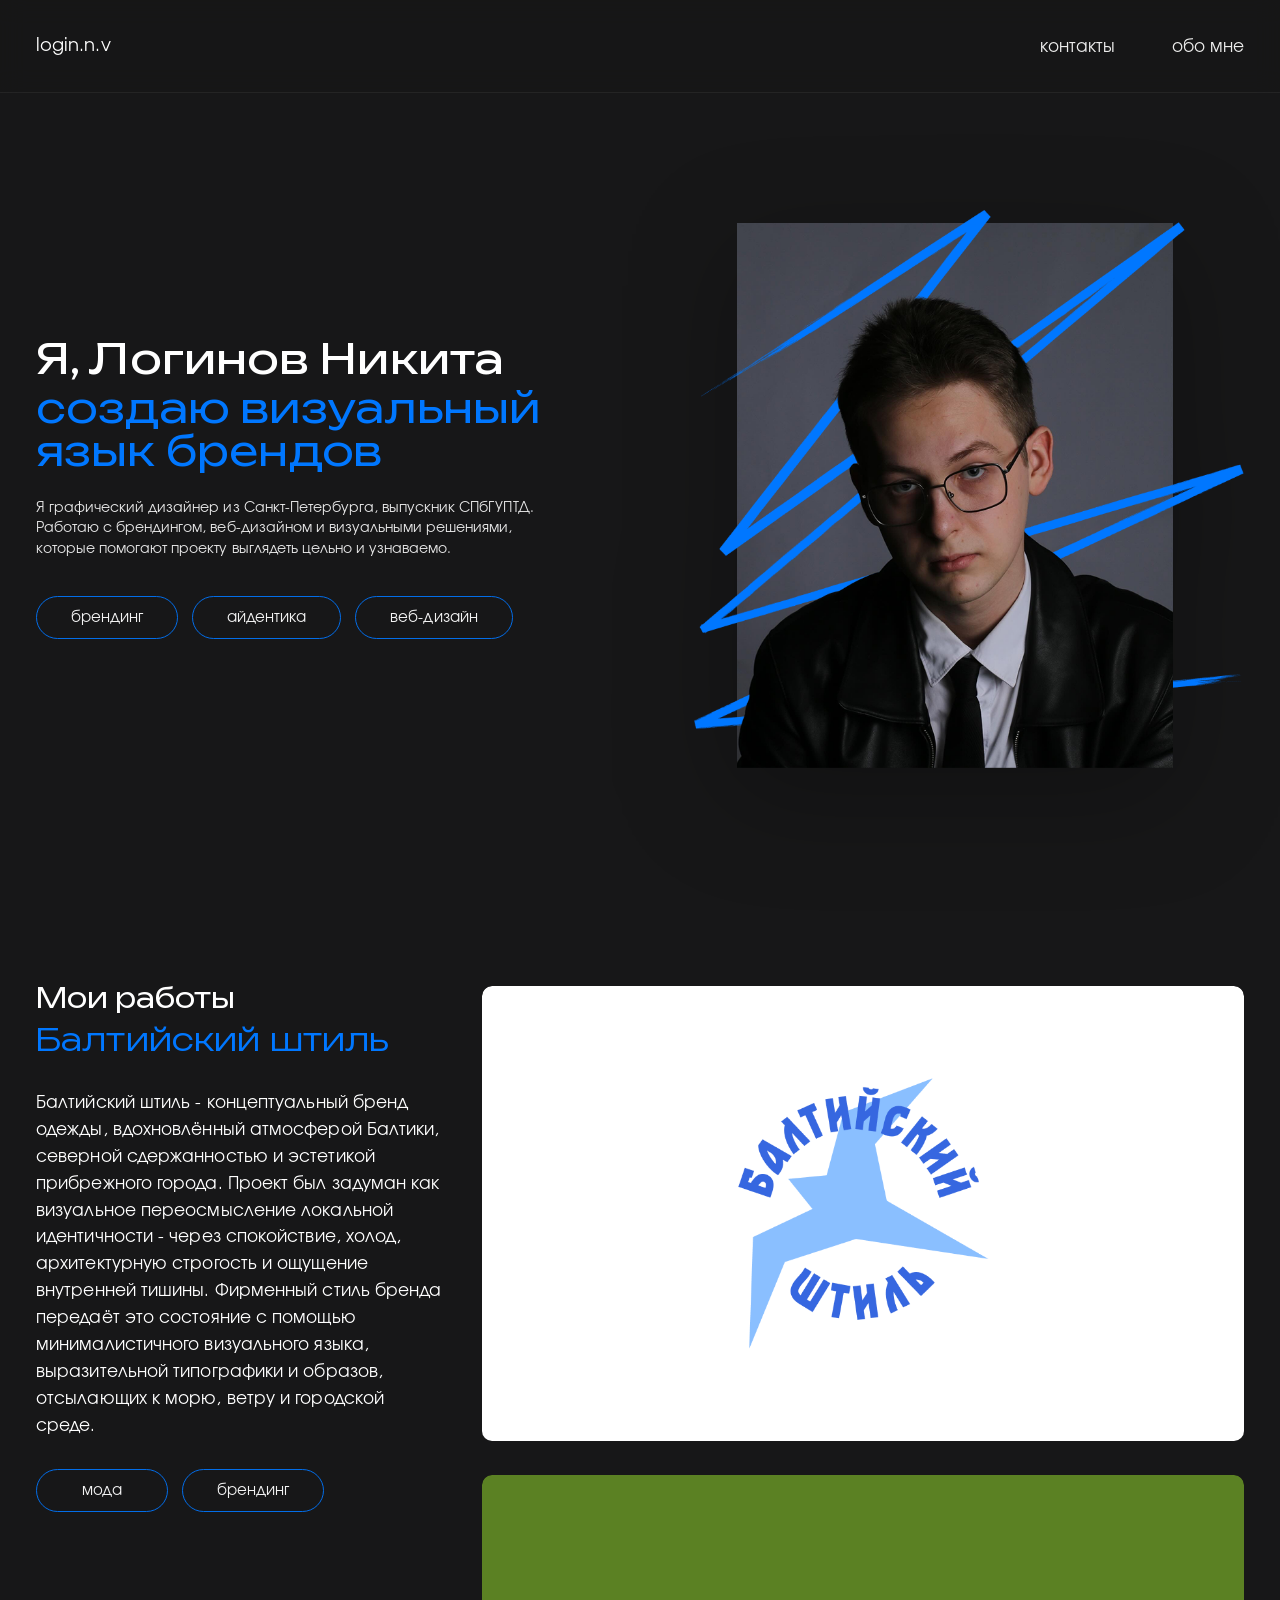
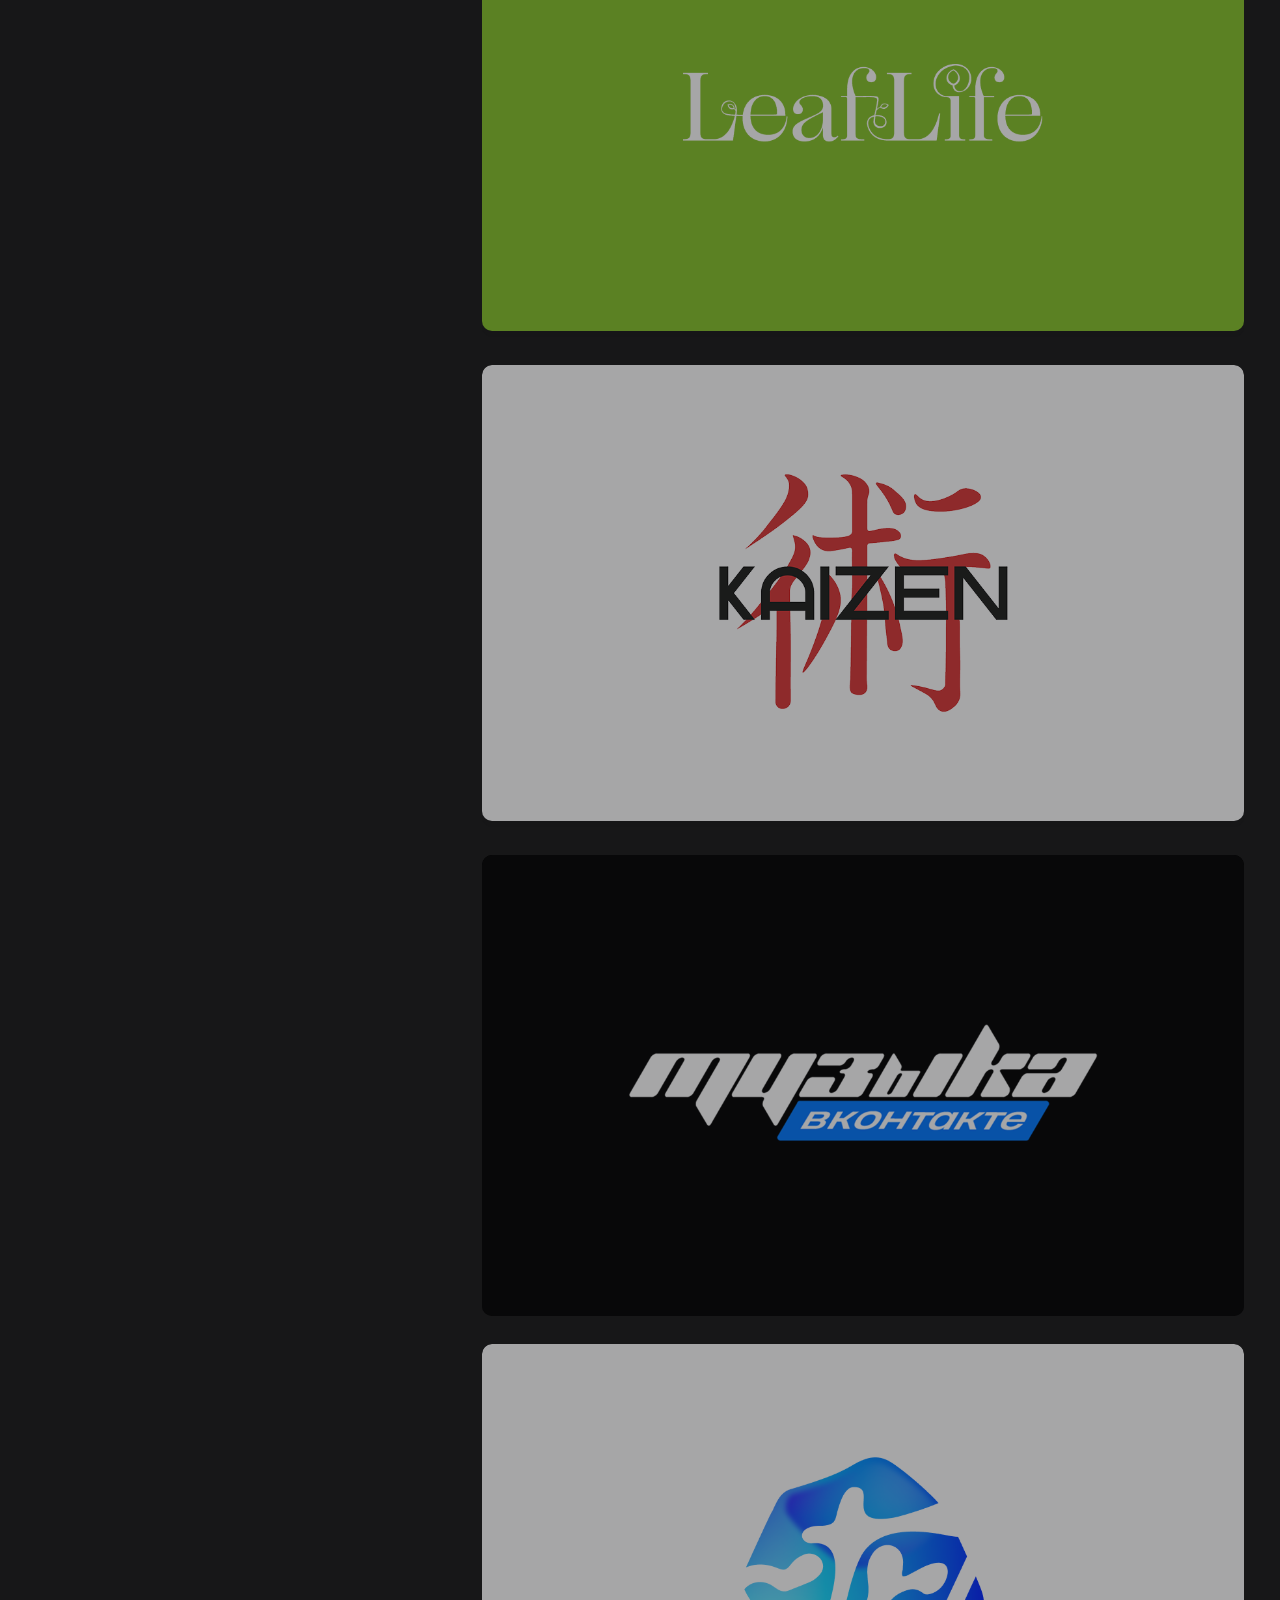
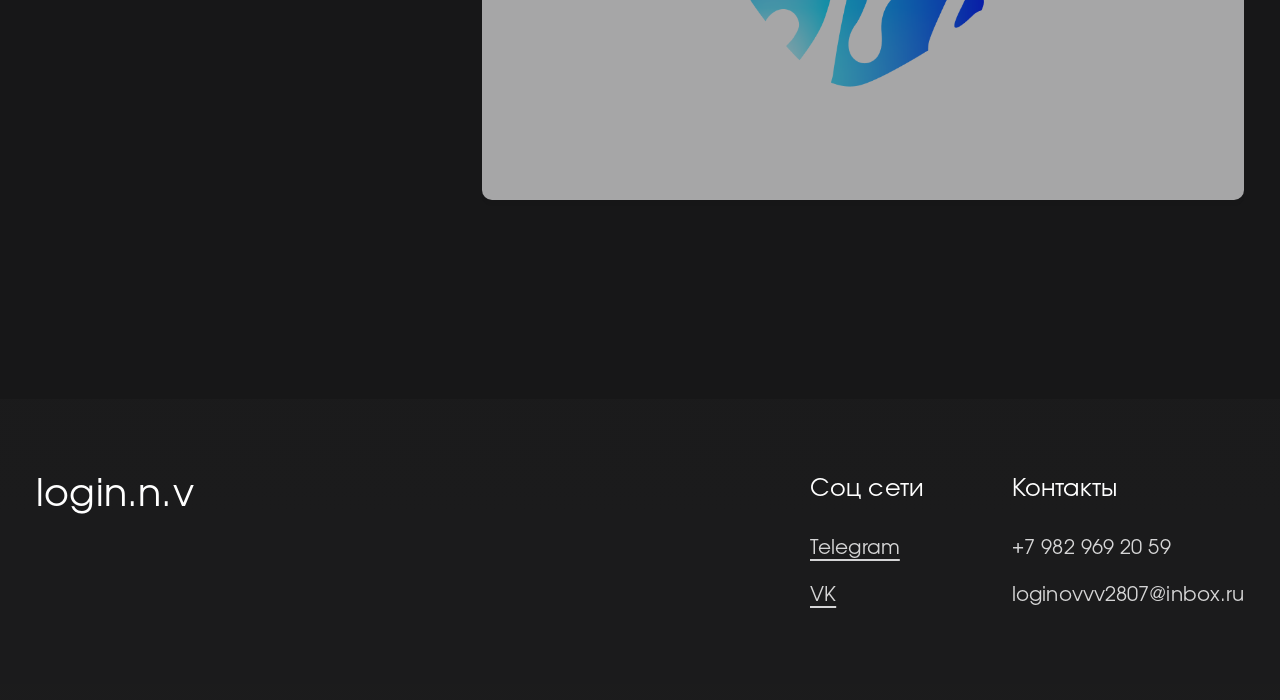
<file: index.html>
<!DOCTYPE html>
<html lang="ru">
<head>
  <meta charset="UTF-8">
  <meta name="viewport" content="width=device-width, initial-scale=1.0">
  <title>login.n.v</title>
  <link rel="stylesheet" href="styles.css">
  <link rel="icon" type="image/png" href="img/favicon.png">
</head>
<body>
  <div class="page-bg"></div>
  <img class="hero-mark" src="img/lnv-bg.png" alt="LNV">

  <header class="header">
    <div class="container header__inner">
      <a class="header__logo" href="index.html">login.n.v</a>

      <button class="burger" id="burger" aria-label="Открыть меню" aria-expanded="false">
        <span></span>
        <span></span>
      </button>

      <nav class="nav" id="nav">
        <a href="contacts.html">контакты</a>
        <a href="about.html">обо мне</a>
      </nav>
    </div>
  </header>

  <main id="top">
    <section class="hero" id="about">
      <div class="container hero__layout">
        <div class="hero__content">
          <h1 class="hero__title">Я, Логинов Никита</h1>
          <p class="hero__subtitle">создаю визуальный язык брендов</p>
          <p class="hero__text">Я графический дизайнер из Санкт-Петербурга, выпускник СПбГУПТД. Работаю с брендингом, веб-дизайном и визуальными решениями, которые помогают проекту выглядеть цельно и узнаваемо.</p>

          <div class="hero__skills" aria-label="Ключевые направления работы">
            <span class="hero__skill">брендинг</span>
            <span class="hero__skill">айдентика</span>
            <span class="hero__skill">веб-дизайн</span>
          </div>
        </div>

        <figure class="hero__photo">
          <img src="img/me-hero.png" alt="Никита Логинов">
        </figure>
      </div>
    </section>

    <section class="projects projects-showcase" id="projects">
      <div class="container projects-showcase__layout">
        <div class="projects-showcase__copy-col">
          <div class="projects-showcase__sticky">
            <div class="projects-copy">
              <p class="project-card__eyebrow projects-copy__eyebrow">Мои работы</p>

              <div class="projects-copy__items">
                <article class="project-copy is-active" data-project-copy="0">
                  <h2 class="project-card__title"><a class="project-card__title-link" href="baltic-shtil.html">Балтийский штиль</a></h2>
                  <p class="project-card__text">Балтийский штиль - концептуальный бренд одежды, вдохновлённый атмосферой Балтики, северной сдержанностью и эстетикой прибрежного города. Проект был задуман как визуальное переосмысление локальной идентичности - через спокойствие, холод, архитектурную строгость и ощущение внутренней тишины. Фирменный стиль бренда передаёт это состояние с помощью минималистичного визуального языка, выразительной типографики и образов, отсылающих к морю, ветру и городской среде.</p>
                  <div class="project-card__tags">
                    <span>мода</span>
                    <span>брендинг</span>
                  </div>
                </article>

                <article class="project-copy" data-project-copy="1">
                  <h2 class="project-card__title"><a class="project-card__title-link" href="leaf-life.html">Leaf Life</a></h2>
                  <p class="project-card__text">Leaf Life - проект по созданию брендинга для магазина комнатных растений. В основе концепции лежит идея передать ощущение свежести, уюта и естественной гармонии, которое растения привносят в повседневное пространство. Фирменный стиль бренда был выстроен как современная визуальная система, объединяющая природные ассоциации, мягкую выразительность и спокойную эстетику, отражающую близость к природе и домашнему комфорту.</p>
                  <div class="project-card__tags">
                    <span>брендинг</span>
                  </div>
                </article>

                <article class="project-copy" data-project-copy="2">
                  <h2 class="project-card__title"><a class="project-card__title-link" href="kaizen.html">Kaizen</a></h2>
                  <p class="project-card__text">Kaizen - проект по созданию брендинга для компании, занимающейся оптовым снабжением и продажей 3D-моделей. Концепция строится вокруг идеи постоянного развития, точности и профессионального роста, которые легли в основу цифрового производства. Айдентика бренда передаёт технологичный характер проекта через выразительные графические решения, чёткую композицию и визуальный образ, подчёркивающий современность, системность и ориентацию на качество.</p>
                  <div class="project-card__tags">
                    <span>брендинг</span>
                  </div>
                </article>

                <article class="project-copy" data-project-copy="3">
                  <h2 class="project-card__title"><a class="project-card__title-link" href="vk-music.html">BK Музыка</a></h2>
                  <p class="project-card__text">BK Музыка - логотип, разработанный для тематической выставки, посвящённой музыкальной платформе VK Музыка. Проект был направлен на создание яркого и узнаваемого визуального знака, который мог бы передать энергию современной музыкальной среды и цифровой культуры. Итоговый образ объединяет динамику, ритм и характер бренда, формируя выразительную визуальную точку входа в пространство выставки.</p>
                  <div class="project-card__tags">
                    <span>ребрендинг</span>
                  </div>
                </article>

                <article class="project-copy" data-project-copy="4">
                  <h2 class="project-card__title"><a class="project-card__title-link" href="ctrl-life.html">CtrlLife</a></h2>
                  <p class="project-card__text">CtrlLife - проект по созданию логотипа для цифрового продукта, посвящённого контролю времени, концентрации и личной эффективности. В основе визуального решения лежит идея баланса между технологиями и повседневной жизнью, выраженная через современный, компактный и функциональный знак. Логотип отражает характер проекта как инструмента самоконтроля, объединяя технологичность, ясность и визуальную целостность.</p>
                  <div class="project-card__tags">
                    <span>логотип</span>
                  </div>
                </article>
              </div>
            </div>
          </div>
        </div>

        <div class="projects-showcase__visual-col" aria-label="Мои работы">
          <figure class="project-visual-card" data-project-index="0">
            <a class="project-card__image-link" href="baltic-shtil.html" aria-label="Открыть проект Балтийский штиль"><img src="img/project-1.png" alt="Балтийский штиль"></a>
          </figure>
          <figure class="project-visual-card" data-project-index="1">
            <a class="project-card__image-link" href="leaf-life.html" aria-label="Открыть проект Leaf Life"><img src="img/project-2.png" alt="Leaf Life"></a>
          </figure>
          <figure class="project-visual-card" data-project-index="2">
            <a class="project-card__image-link" href="kaizen.html" aria-label="Открыть проект Kaizen"><img src="img/project-3.png" alt="Kaizen"></a>
          </figure>
          <figure class="project-visual-card project-visual-card--dark" data-project-index="3">
            <a class="project-card__image-link" href="vk-music.html" aria-label="Открыть проект BK Музыка"><img src="img/project-4.png" alt="BK Музыка"></a>
          </figure>
          <figure class="project-visual-card" data-project-index="4">
            <a class="project-card__image-link" href="ctrl-life.html" aria-label="Открыть проект CtrlLife"><img src="img/project-5.png" alt="CtrlLife"></a>
          </figure>
        </div>
      </div>

      <div class="container projects-mobile">
        <article class="project-card">
          <div class="project-card__info">
            <p class="project-card__eyebrow">Мои работы</p>
            <h2 class="project-card__title"><a class="project-card__title-link" href="baltic-shtil.html">Балтийский штиль</a></h2>
            <p class="project-card__text">Балтийский штиль - концептуальный бренд одежды, вдохновлённый атмосферой Балтики, северной сдержанностью и эстетикой прибрежного города. Проект был задуман как визуальное переосмысление локальной идентичности - через спокойствие, холод, архитектурную строгость и ощущение внутренней тишины. Фирменный стиль бренда передаёт это состояние с помощью минималистичного визуального языка, выразительной типографики и образов, отсылающих к морю, ветру и городской среде.</p>
            <div class="project-card__tags"><span>мода</span><span>брендинг</span></div>
          </div>
          <div class="project-card__visual"><img src="img/project-1.png" alt="Балтийский штиль"></div>
        </article>
        <article class="project-card">
          <div class="project-card__info">
            <p class="project-card__eyebrow">Мои работы</p>
            <h2 class="project-card__title"><a class="project-card__title-link" href="leaf-life.html">Leaf Life</a></h2>
            <p class="project-card__text">Leaf Life - проект по созданию брендинга для магазина комнатных растений. В основе концепции лежит идея передать ощущение свежести, уюта и естественной гармонии, которое растения привносят в повседневное пространство. Фирменный стиль бренда был выстроен как современная визуальная система, объединяющая природные ассоциации, мягкую выразительность и спокойную эстетику, отражающую близость к природе и домашнему комфорту.</p>
            <div class="project-card__tags"><span>брендинг</span></div>
          </div>
          <div class="project-card__visual"><a class="project-card__image-link" href="leaf-life.html" aria-label="Открыть проект Leaf Life"><img src="img/project-2.png" alt="Leaf Life"></a></div>
        </article>
        <article class="project-card">
          <div class="project-card__info">
            <p class="project-card__eyebrow">Мои работы</p>
            <h2 class="project-card__title"><a class="project-card__title-link" href="kaizen.html">Kaizen</a></h2>
            <p class="project-card__text">Kaizen - проект по созданию брендинга для компании, занимающейся оптовым снабжением и продажей 3D-моделей. Концепция строится вокруг идеи постоянного развития, точности и профессионального роста, которые легли в основу цифрового производства. Айдентика бренда передаёт технологичный характер проекта через выразительные графические решения, чёткую композицию и визуальный образ, подчёркивающий современность, системность и ориентацию на качество.</p>
            <div class="project-card__tags"><span>брендинг</span></div>
          </div>
          <div class="project-card__visual"><a class="project-card__image-link" href="kaizen.html" aria-label="Открыть проект Kaizen"><img src="img/project-3.png" alt="Kaizen"></a></div>
        </article>
        <article class="project-card">
          <div class="project-card__info">
            <p class="project-card__eyebrow">Мои работы</p>
            <h2 class="project-card__title"><a class="project-card__title-link" href="vk-music.html">BK Музыка</a></h2>
            <p class="project-card__text">BK Музыка - логотип, разработанный для тематической выставки, посвящённой музыкальной платформе VK Музыка. Проект был направлен на создание яркого и узнаваемого визуального знака, который мог бы передать энергию современной музыкальной среды и цифровой культуры. Итоговый образ объединяет динамику, ритм и характер бренда, формируя выразительную визуальную точку входа в пространство выставки.</p>
            <div class="project-card__tags"><span>ребрендинг</span></div>
          </div>
          <div class="project-card__visual"><a class="project-card__image-link" href="vk-music.html" aria-label="Открыть проект BK Музыка"><img src="img/project-4.png" alt="BK Музыка"></a></div>
        </article>
        <article class="project-card">
          <div class="project-card__info">
            <p class="project-card__eyebrow">Мои работы</p>
            <h2 class="project-card__title"><a class="project-card__title-link" href="ctrl-life.html">CtrlLife</a></h2>
            <p class="project-card__text">CtrlLife - проект по созданию логотипа для цифрового продукта, посвящённого контролю времени, концентрации и личной эффективности. В основе визуального решения лежит идея баланса между технологиями и повседневной жизнью, выраженная через современный, компактный и функциональный знак. Логотип отражает характер проекта как инструмента самоконтроля, объединяя технологичность, ясность и визуальную целостность.</p>
            <div class="project-card__tags"><span>логотип</span></div>
          </div>
          <div class="project-card__visual"><a class="project-card__image-link" href="ctrl-life.html" aria-label="Открыть проект CtrlLife"><img src="img/project-5.png" alt="CtrlLife"></a></div>
        </article>
      </div>
    </section>
  </main>

  <footer class="footer" id="contacts">
    <div class="container footer__inner">
      <a class="footer__brand" href="index.html">login.n.v</a>

      <div class="footer__column">
        <h3>Соц сети</h3>
        <a href="https://t.me/Redis_ochka" target="_blank" rel="noopener noreferrer">Telegram</a>
        <a href="https://vk.com/redis_ochka" target="_blank" rel="noopener noreferrer">VK</a>
      </div>

      <div class="footer__column">
        <h3>Контакты</h3>
        <a href="tel:+79829692059" data-copy="+7 982 969 20 59">+7 982 969 20 59</a>
        <a href="mailto:loginovvv2807@inbox.ru" data-copy="loginovvv2807@inbox.ru">loginovvv2807@inbox.ru</a>
      </div>
    </div>
  </footer>

  <script src="script.js"></script>
</body>
</html>
</file>
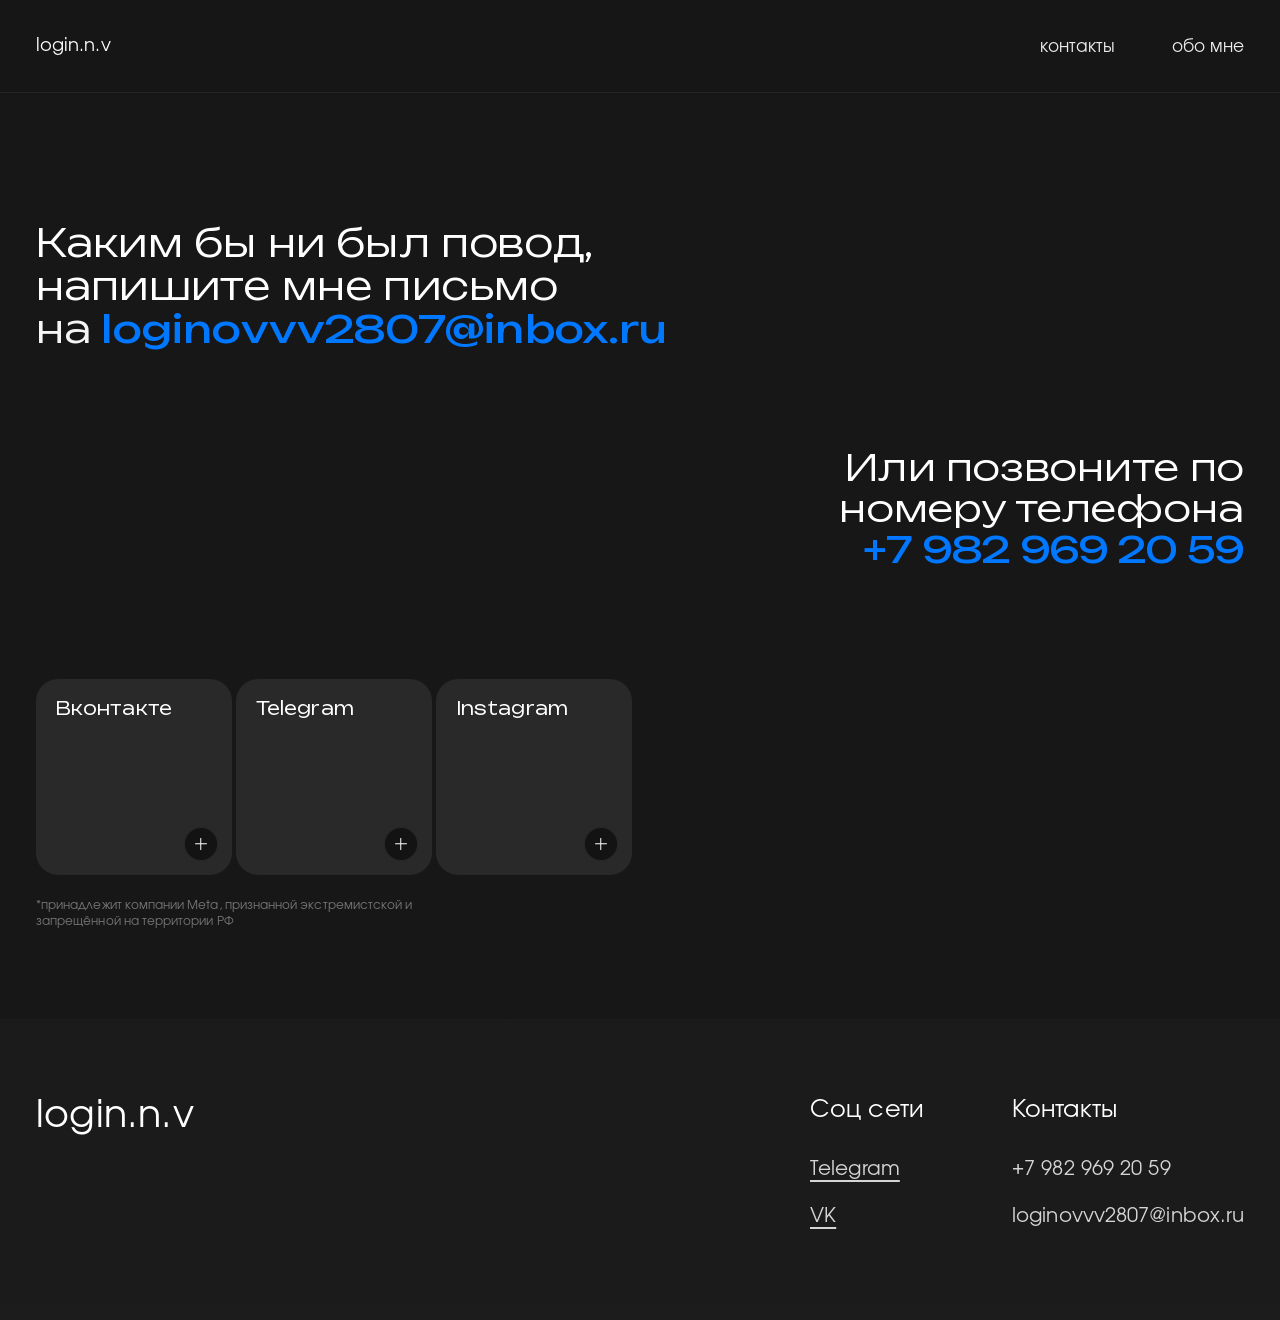
<file: contacts.html>
<!DOCTYPE html>
<html lang="ru">
<head>
  <meta charset="UTF-8">
  <meta name="viewport" content="width=device-width, initial-scale=1.0">
  <title>login.n.v</title>
  <link rel="stylesheet" href="styles.css">
  <link rel="icon" type="image/png" href="img/favicon.png">
</head>
<body class="contacts-page">
  <div class="page-bg"></div>

  <header class="header">
    <div class="container header__inner">
      <a class="header__logo" href="index.html">login.n.v</a>

      <button class="burger" id="burger" aria-label="Открыть меню" aria-expanded="false">
        <span></span>
        <span></span>
      </button>

      <nav class="nav" id="nav">
        <a href="contacts.html">контакты</a>
        <a href="about.html">обо мне</a>
      </nav>
    </div>
  </header>

  <main class="contacts-main">
    <section class="contacts-section">
      <div class="container">
        <div class="contacts-intro">
          <div class="contacts-copy contacts-copy--mail">
            <p>Каким бы ни был повод,</p>
            <p>напишите мне письмо</p>
            <p><span class="contacts-inline-line"><span class="contacts-inline-label">на</span> <a href="mailto:loginovvv2807@inbox.ru" data-copy="loginovvv2807@inbox.ru"><span>loginovvv2807@inbox.ru</span></a></span></p>
          </div>

          <div class="contacts-copy contacts-copy--phone">
            <p>Или позвоните по</p>
            <p>номеру телефона</p>
            <p><a href="tel:+79829692059" data-copy="+7 982 969 20 59"><span>+7 982 969 20 59</span></a></p>
          </div>
        </div>
        <div class="social-grid">
          <a class="social-card social-card--vk" href="https://vk.com/redis_ochka" target="_blank" rel="noopener noreferrer">
            <span class="social-card__title">Вконтакте</span>
            <span class="social-card__plus"></span>
          </a>

          <a class="social-card social-card--telegram" href="https://t.me/Redis_ochka" target="_blank" rel="noopener noreferrer">
            <span class="social-card__title">Telegram</span>
            <span class="social-card__plus"></span>
          </a>

          <a class="social-card social-card--instagram" href="https://www.instagram.com/redis_ochka/" target="_blank" rel="noopener noreferrer">
            <span class="social-card__title">Instagram</span>
            <span class="social-card__plus"></span>
          </a>
        </div>
      
      <p class="contacts-instagram-note">*принадлежит компании Meta, признанной экстремистской и запрещённой на территории РФ</p>
</div>
    </section>
  </main>

  <footer class="footer" id="contacts">
    <div class="container footer__inner">
      <a class="footer__brand" href="index.html">login.n.v</a>

      <div class="footer__column">
        <h3>Соц сети</h3>
        <a href="https://t.me/Redis_ochka" target="_blank" rel="noopener noreferrer">Telegram</a>
        <a href="https://vk.com/redis_ochka" target="_blank" rel="noopener noreferrer">VK</a>
      </div>

      <div class="footer__column">
        <h3>Контакты</h3>
        <a href="tel:+79829692059" data-copy="+7 982 969 20 59">+7 982 969 20 59</a>
        <a href="mailto:loginovvv2807@inbox.ru" data-copy="loginovvv2807@inbox.ru">loginovvv2807@inbox.ru</a>
      </div>
    </div>
  </footer>

  <script src="script.js"></script>
</body>
</html>
</file>
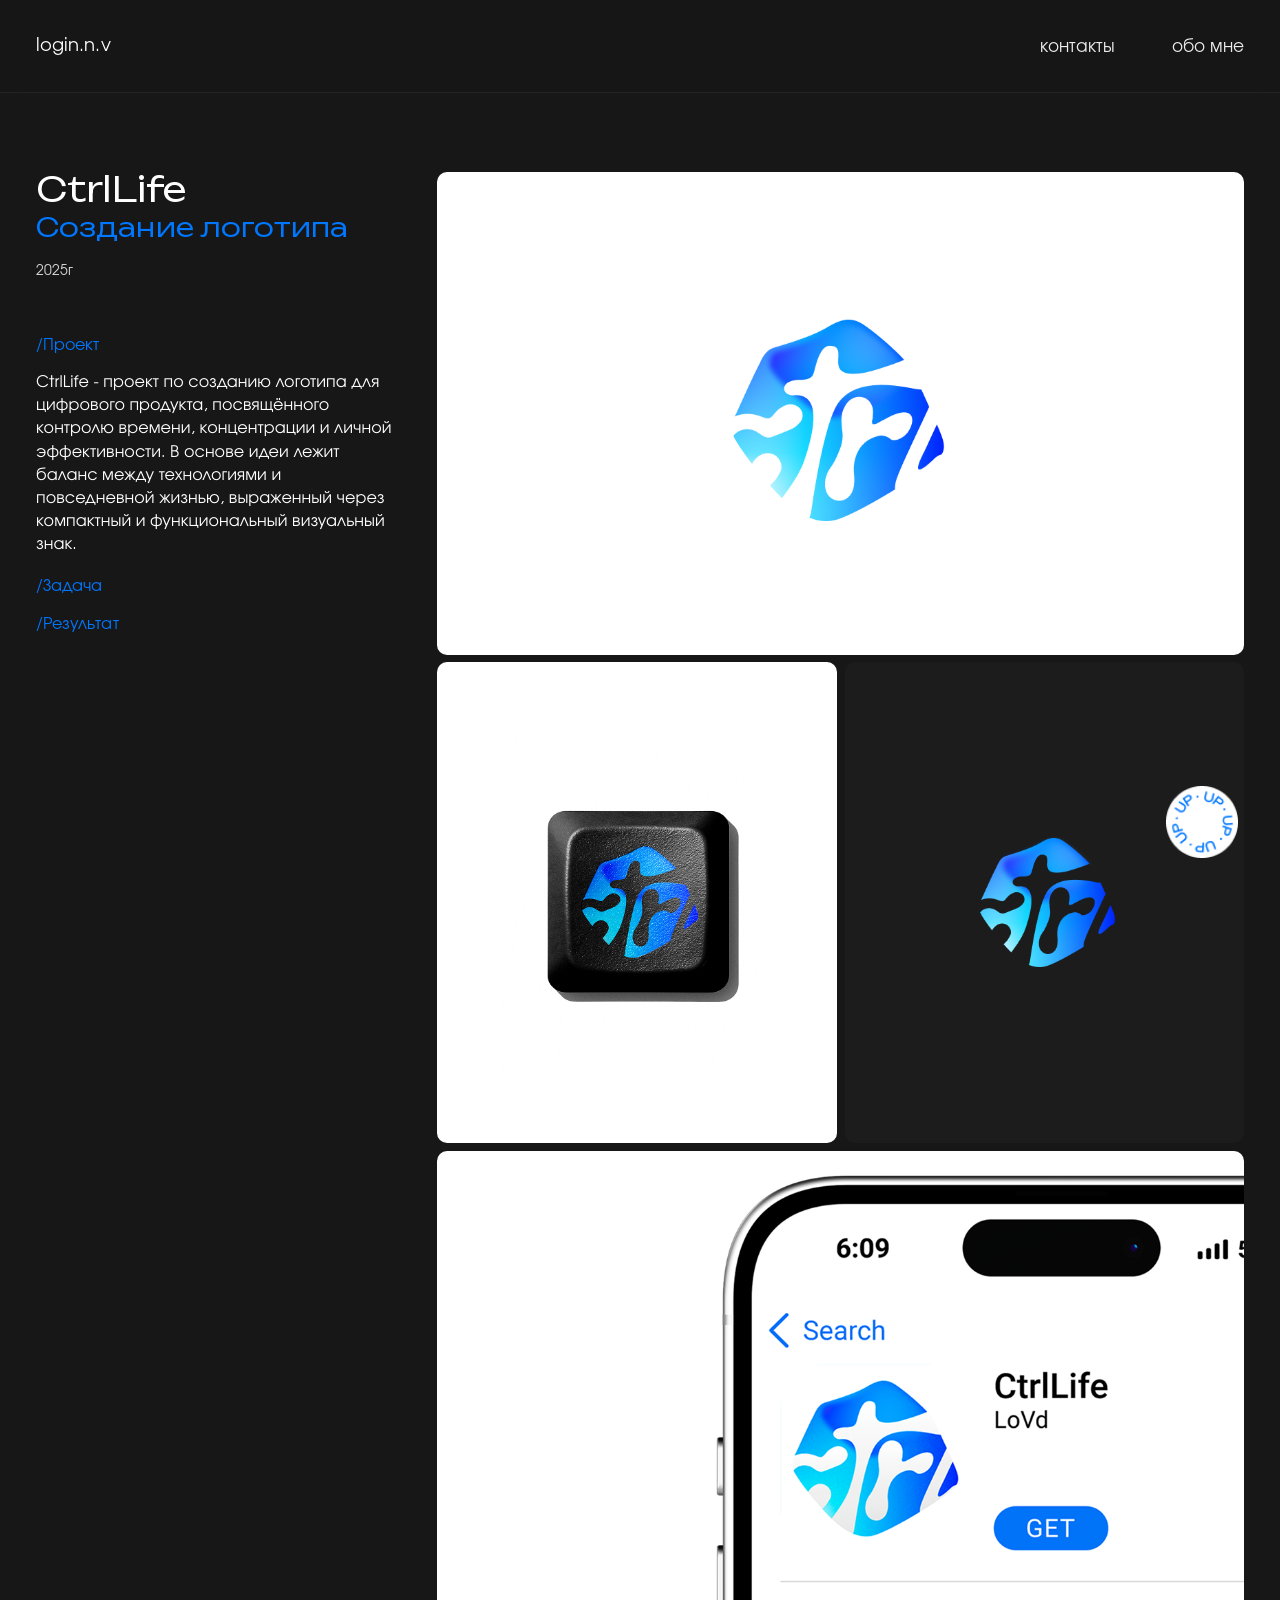
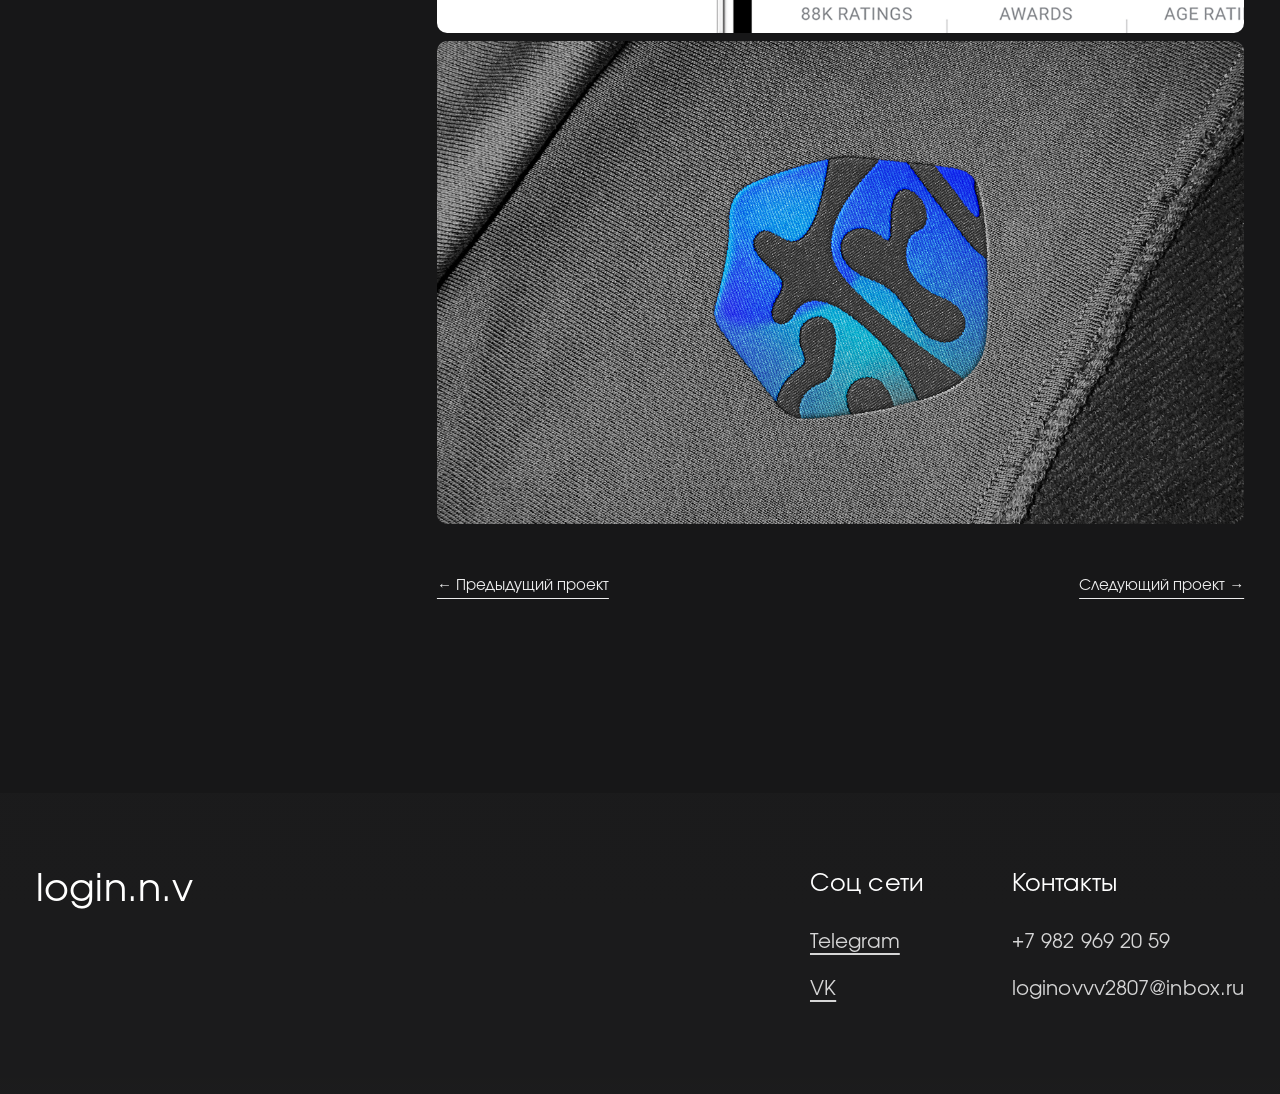
<file: ctrl-life.html>
<!DOCTYPE html>
<html lang="ru">
<head>
  <meta charset="UTF-8">
  <meta name="viewport" content="width=device-width, initial-scale=1.0">
  <title>login.n.v</title>
  <link rel="stylesheet" href="styles.css">
  <link rel="icon" type="image/png" href="img/favicon.png">
</head>
<body class="project-detail-page">
  <div class="page-bg"></div>
  <header class="header">
    <div class="container header__inner">
      <a class="header__logo" href="index.html">login.n.v</a>
      <button class="burger" id="burger" aria-label="Открыть меню" aria-expanded="false"><span></span><span></span></button>
      <nav class="nav" id="nav">
        <a href="contacts.html">контакты</a>
        <a href="about.html">обо мне</a>
      </nav>
    </div>
  </header>
  <main class="project-detail-main">
    <section class="project-detail">
      <div class="container project-detail__layout">
        <aside class="project-detail__sidebar">
          <div class="project-detail__sticky">
            <h1 class="project-detail__title">CtrlLife</h1>
            <p class="project-detail__subtitle">Создание логотипа</p>
            <p class="project-detail__year">2025г</p>
            <div class="project-detail__block is-visible" data-detail-block="1"><h2>/Проект</h2><div class="project-detail__textwrap"><p>CtrlLife - проект по созданию логотипа для цифрового продукта, посвящённого контролю времени, концентрации и личной эффективности. В основе идеи лежит баланс между технологиями и повседневной жизнью, выраженный через компактный и функциональный визуальный знак.</p></div></div>
            <div class="project-detail__block" data-detail-block="2"><h2>/Задача</h2><div class="project-detail__textwrap"><p>Моей задачей было разработать логотип, который отражал бы технологичность продукта, его ясность и практическую направленность. Важно было создать современный знак, способный ассоциироваться с самоконтролем, эффективностью и удобством использования.</p></div></div>
            <div class="project-detail__block" data-detail-block="3"><h2>/Результат</h2><div class="project-detail__textwrap"><p>В результате был создан лаконичный и современный логотип, передающий идею контроля, фокуса и структурности. Знак получился визуально цельным и функциональным, благодаря чему он точно отражает характер цифрового продукта.</p></div></div>
          </div>
        </aside>
        <div class="project-detail__gallery project-detail__gallery--ctrl">
  <figure class="project-detail__item project-detail__item--hero" data-detail-stage="1"><img src="img/ctrl-hero.png" alt="Логотип CtrlLife"></figure>
  <figure class="project-detail__item" data-detail-stage="1"><img src="img/ctrl-appicon.png" alt="Иконка CtrlLife"></figure>
  <figure class="project-detail__item project-detail__item--dark" data-detail-stage="1"><img src="img/ctrl-darklogo.png" alt="Логотип CtrlLife на тёмном фоне"></figure>
  <figure class="project-detail__item" data-detail-stage="2"><img src="img/ctrl-phone.png" alt="Экран приложения CtrlLife"></figure>
  <figure class="project-detail__item" data-detail-stage="3"><img src="img/ctrl-fabric.png" alt="Тканевый носитель CtrlLife"></figure>

            <div class="project-detail__switch">
              <a class="project-detail__arrow project-detail__arrow--prev" href="vk-music.html" aria-label="Предыдущий проект">←&nbsp;Предыдущий проект</a>
              <a class="project-detail__arrow project-detail__arrow--next" href="baltic-shtil.html" aria-label="Следующий проект">Следующий проект&nbsp;→</a>
            </div>
        </div>
      </div>
    </section>
  </main>
  <footer class="footer" id="contacts">
    <div class="container footer__inner">
      <a class="footer__brand" href="index.html">login.n.v</a>
      <div class="footer__column"><h3>Соц сети</h3><a href="https://t.me/Redis_ochka" target="_blank" rel="noopener noreferrer">Telegram</a><a href="https://vk.com/redis_ochka" target="_blank" rel="noopener noreferrer">VK</a></div>
      <div class="footer__column"><h3>Контакты</h3><a href="tel:+79829692059">+7 982 969 20 59</a><a href="mailto:loginovvv2807@inbox.ru">loginovvv2807@inbox.ru</a></div>
    </div>
  </footer>
  <script src="script.js"></script>

  <button class="scroll-up-btn" type="button" aria-label="Подняться вверх"><img class="scroll-up-btn__img" src="img/up-button.jpg" alt=""></button>

</body>
</html>
</file>
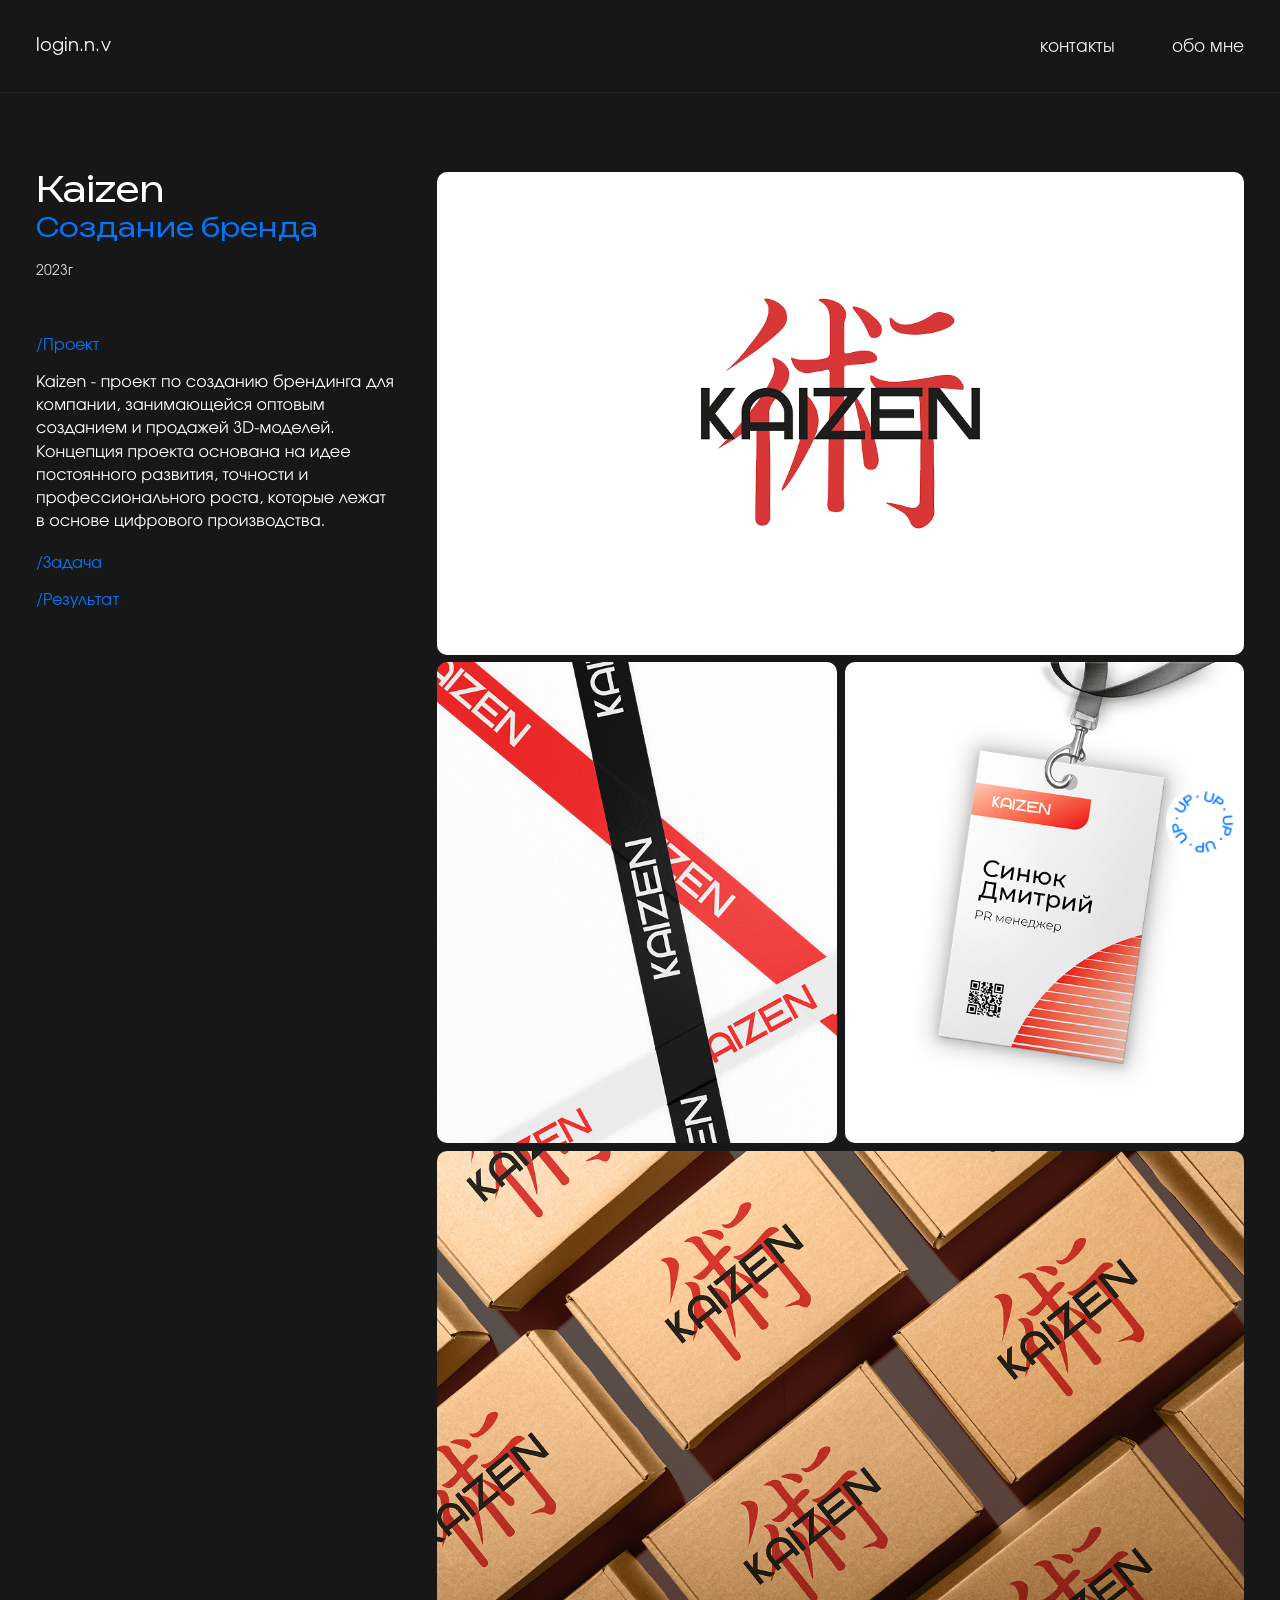
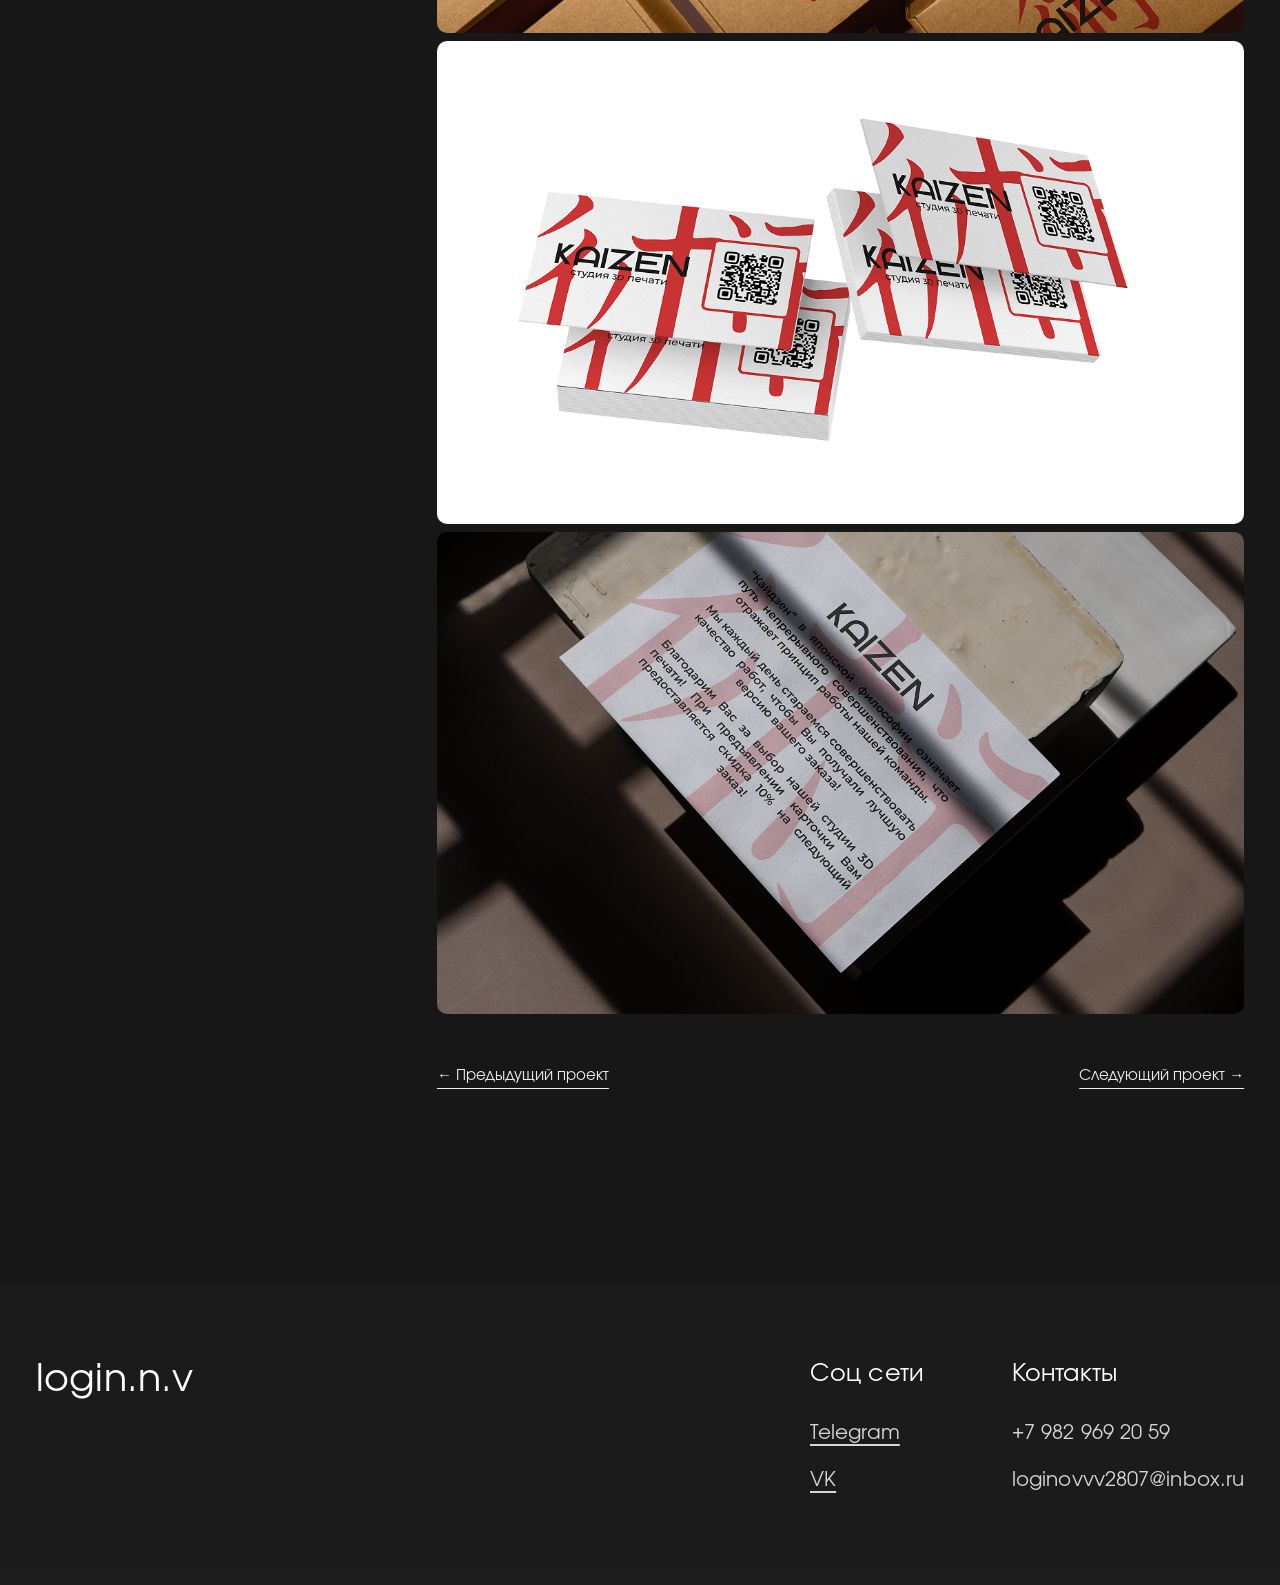
<file: kaizen.html>
<!DOCTYPE html>
<html lang="ru">
<head>
  <meta charset="UTF-8">
  <meta name="viewport" content="width=device-width, initial-scale=1.0">
  <title>login.n.v</title>
  <link rel="stylesheet" href="styles.css">
  <link rel="icon" type="image/png" href="img/favicon.png">
</head>
<body class="project-detail-page">
  <div class="page-bg"></div>
  <header class="header">
    <div class="container header__inner">
      <a class="header__logo" href="index.html">login.n.v</a>
      <button class="burger" id="burger" aria-label="Открыть меню" aria-expanded="false"><span></span><span></span></button>
      <nav class="nav" id="nav">
        <a href="contacts.html">контакты</a>
        <a href="about.html">обо мне</a>
      </nav>
    </div>
  </header>
  <main class="project-detail-main">
    <section class="project-detail">
      <div class="container project-detail__layout">
        <aside class="project-detail__sidebar">
          <div class="project-detail__sticky">
            <h1 class="project-detail__title">Kaizen</h1>
            <p class="project-detail__subtitle">Создание бренда</p>
            <p class="project-detail__year">2023г</p>
            <div class="project-detail__block is-visible" data-detail-block="1"><h2>/Проект</h2><div class="project-detail__textwrap"><p>Kaizen - проект по созданию брендинга для компании, занимающейся оптовым созданием и продажей 3D-моделей. Концепция проекта основана на идее постоянного развития, точности и профессионального роста, которые лежат в основе цифрового производства.</p></div></div>
            <div class="project-detail__block" data-detail-block="2"><h2>/Задача</h2><div class="project-detail__textwrap"><p>Мне было необходимо разработать айдентику, которая бы отражала технологичный характер компании и её профессиональный подход к работе. Визуальный стиль должен был подчеркнуть системность, современность и ориентацию на качество, сохранив при этом лаконичность и выразительность.</p></div></div>
            <div class="project-detail__block" data-detail-block="3"><h2>/Результат</h2><div class="project-detail__textwrap"><p>В результате был создан чёткий и современный фирменный стиль, передающий цифровую природу бренда и его профессиональную направленность. Айдентика усилила ощущение надёжности, точности и технологичности, сформировав цельный визуальный образ компании.</p></div></div>
          </div>
        </aside>
        <div class="project-detail__gallery project-detail__gallery--kaizen">
  <figure class="project-detail__item project-detail__item--hero" data-detail-stage="1"><img src="img/kaizen-hero.png" alt="Логотип Kaizen"></figure>
  <figure class="project-detail__item" data-detail-stage="1"><img src="img/kaizen-lanyards.png" alt="Ленты Kaizen"></figure>
  <figure class="project-detail__item" data-detail-stage="1"><img src="img/kaizen-badge.png" alt="Бейдж Kaizen"></figure>
  <figure class="project-detail__item" data-detail-stage="2"><img src="img/kaizen-boxes.png" alt="Коробки Kaizen"></figure>
  <figure class="project-detail__item" data-detail-stage="2"><img src="img/kaizen-cards.png" alt="Визитки Kaizen"></figure>
  <figure class="project-detail__item" data-detail-stage="3"><img src="img/kaizen-sheet.png" alt="Печатный материал Kaizen"></figure>

            <div class="project-detail__switch">
              <a class="project-detail__arrow project-detail__arrow--prev" href="leaf-life.html" aria-label="Предыдущий проект">←&nbsp;Предыдущий проект</a>
              <a class="project-detail__arrow project-detail__arrow--next" href="vk-music.html" aria-label="Следующий проект">Следующий проект&nbsp;→</a>
            </div>
        </div>
      </div>
    </section>
  </main>
  <footer class="footer" id="contacts">
    <div class="container footer__inner">
      <a class="footer__brand" href="index.html">login.n.v</a>
      <div class="footer__column"><h3>Соц сети</h3><a href="https://t.me/Redis_ochka" target="_blank" rel="noopener noreferrer">Telegram</a><a href="https://vk.com/redis_ochka" target="_blank" rel="noopener noreferrer">VK</a></div>
      <div class="footer__column"><h3>Контакты</h3><a href="tel:+79829692059">+7 982 969 20 59</a><a href="mailto:loginovvv2807@inbox.ru">loginovvv2807@inbox.ru</a></div>
    </div>
  </footer>
  <script src="script.js"></script>

  <button class="scroll-up-btn" type="button" aria-label="Подняться вверх"><img class="scroll-up-btn__img" src="img/up-button.jpg" alt=""></button>

</body>
</html>
</file>
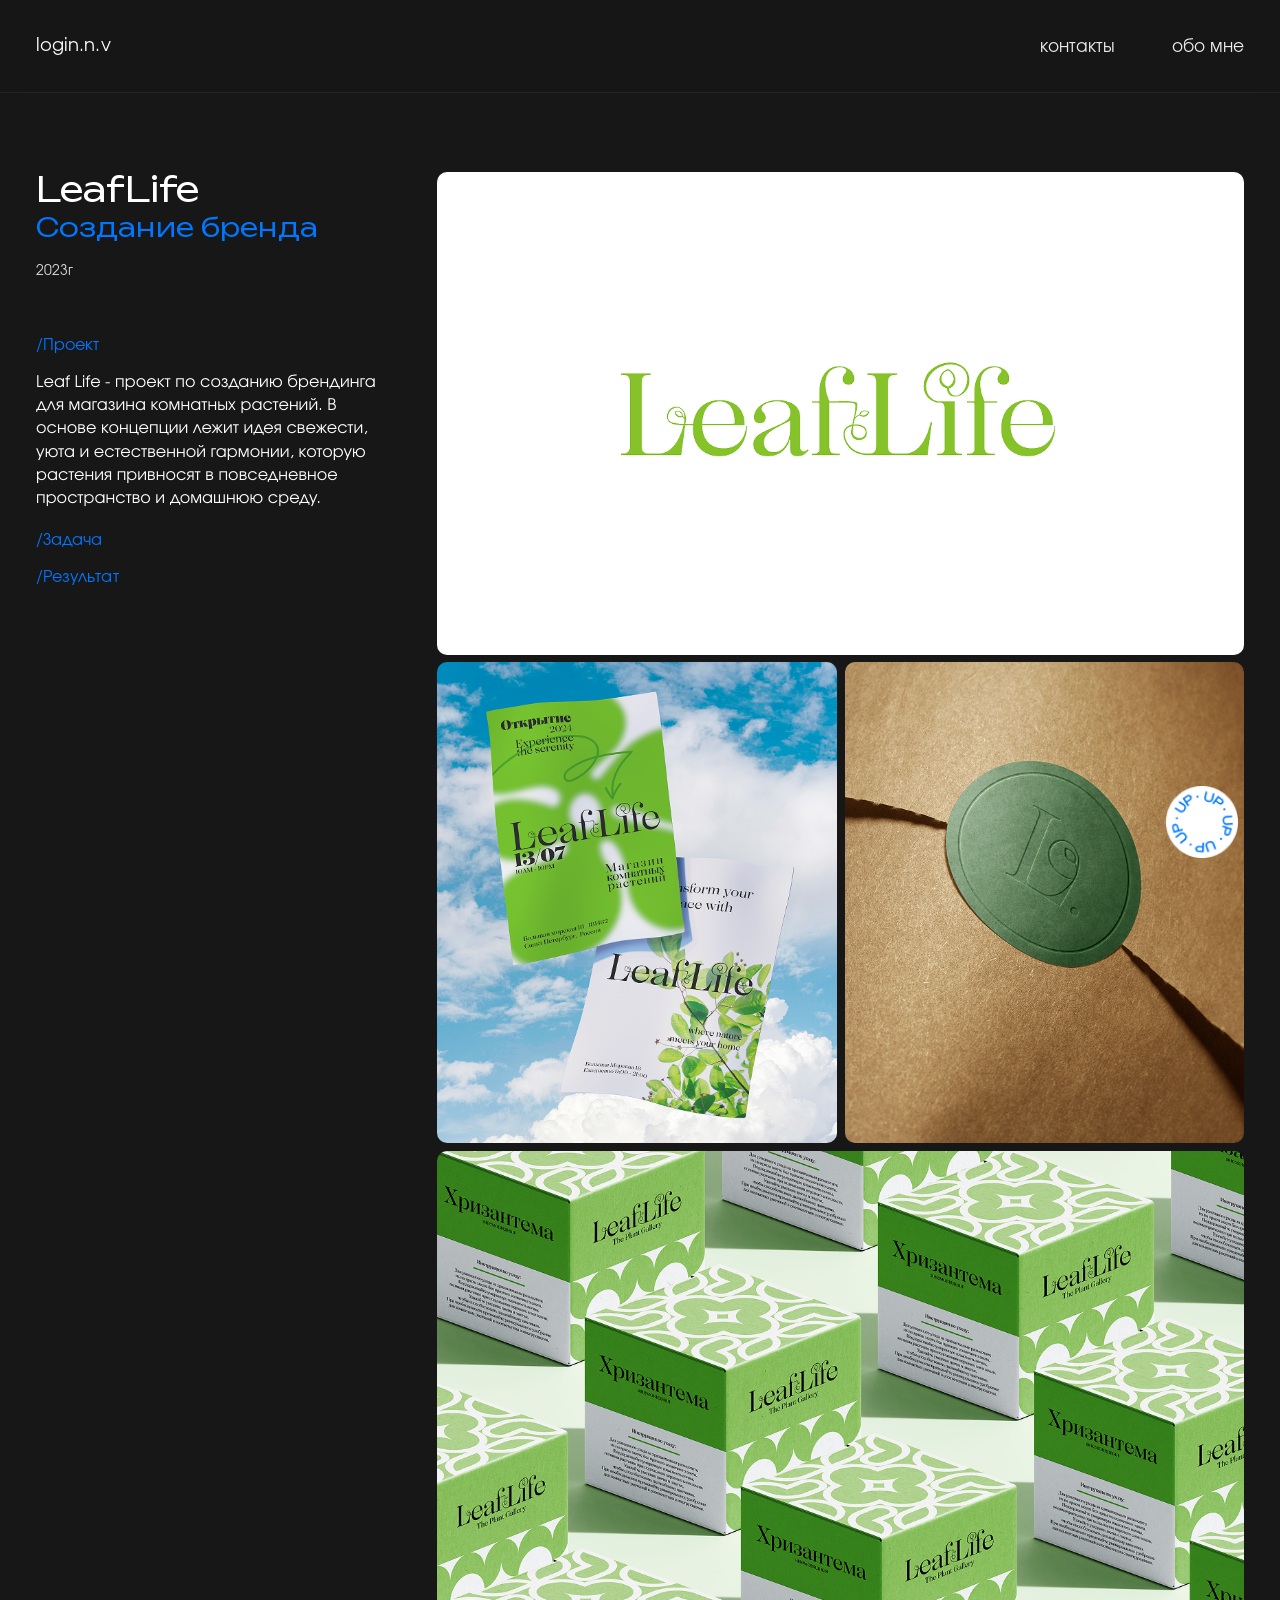
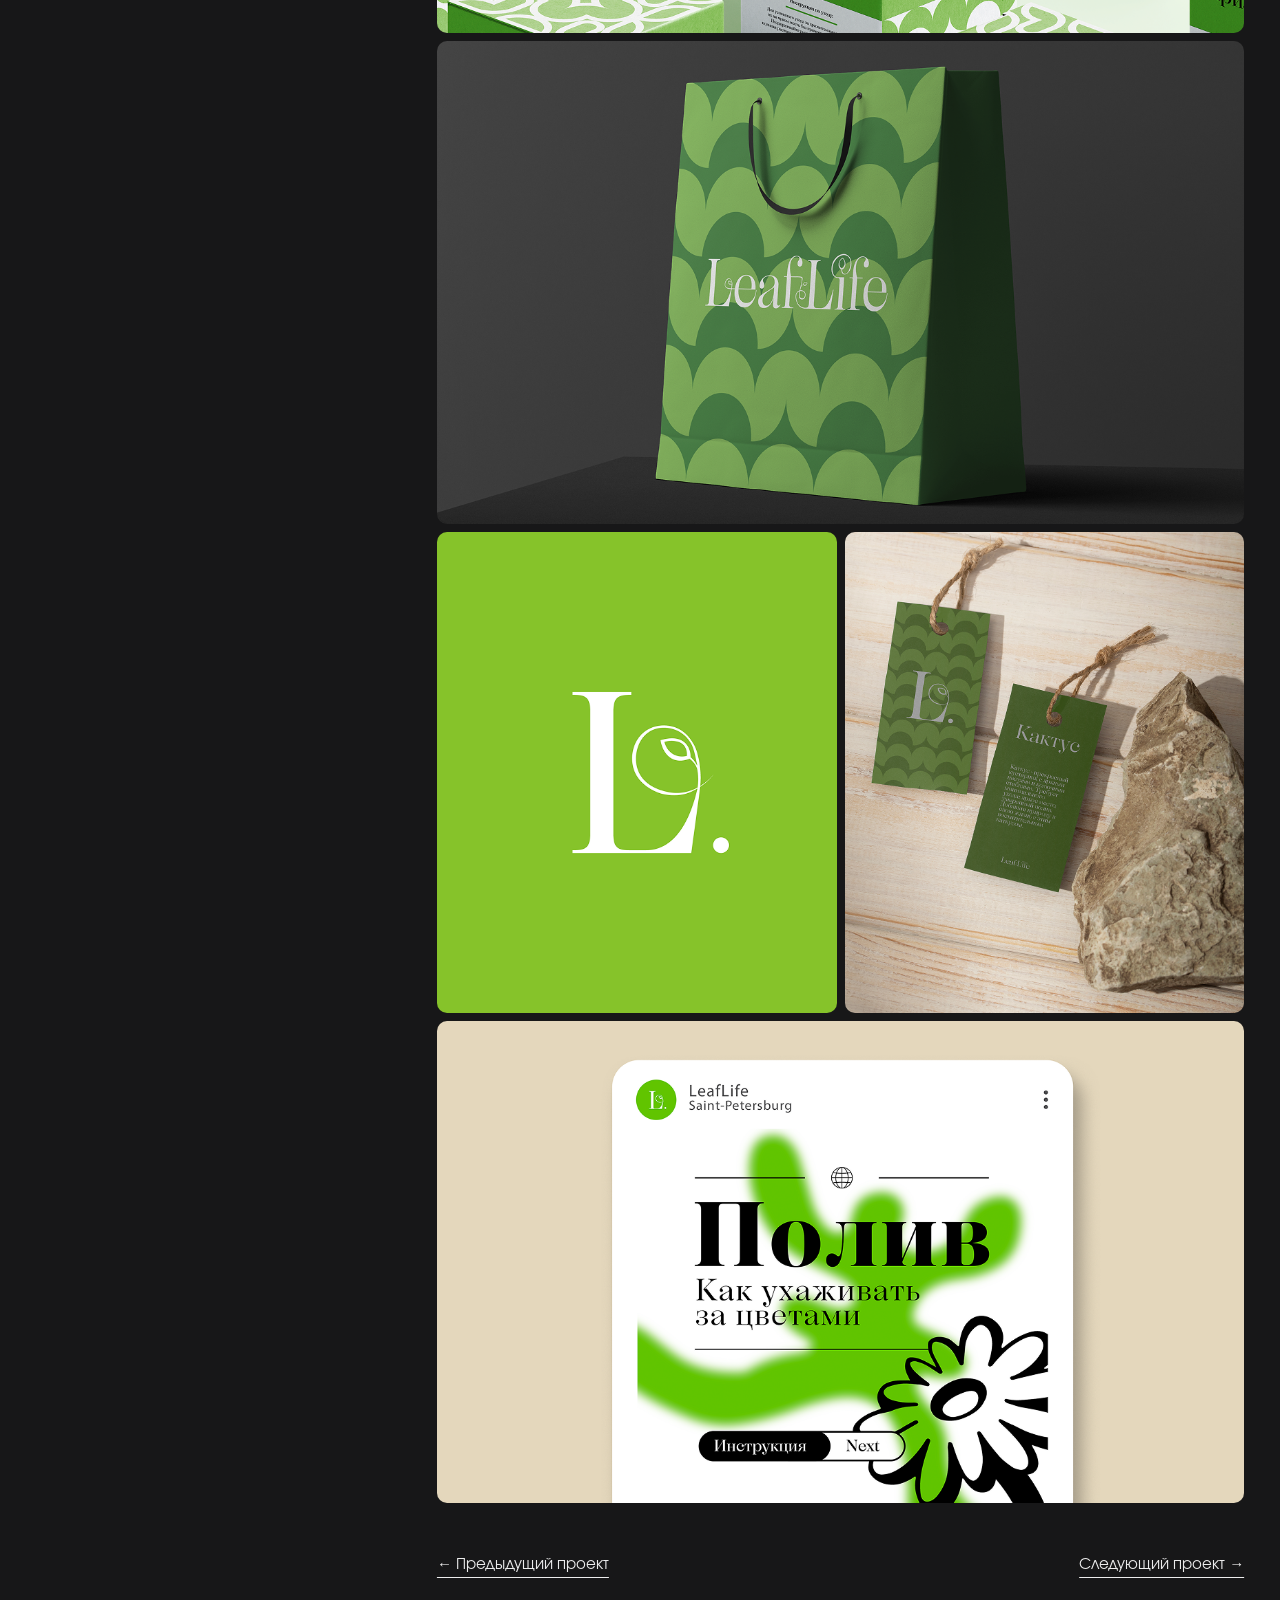
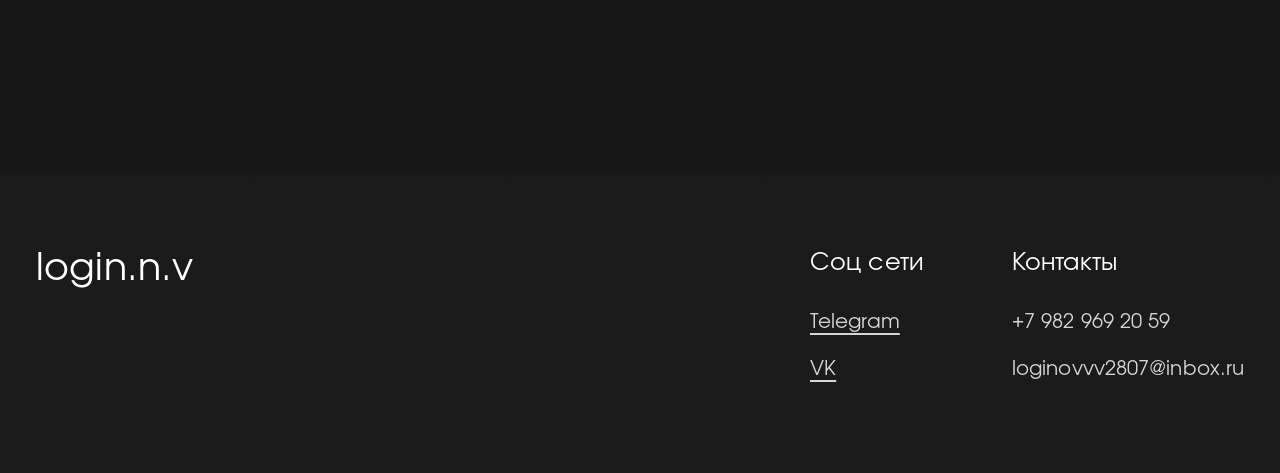
<file: leaf-life.html>
<!DOCTYPE html>
<html lang="ru">
<head>
  <meta charset="UTF-8">
  <meta name="viewport" content="width=device-width, initial-scale=1.0">
  <title>login.n.v</title>
  <link rel="stylesheet" href="styles.css">
  <link rel="icon" type="image/png" href="img/favicon.png">
</head>
<body class="project-detail-page">
  <div class="page-bg"></div>
  <header class="header">
    <div class="container header__inner">
      <a class="header__logo" href="index.html">login.n.v</a>
      <button class="burger" id="burger" aria-label="Открыть меню" aria-expanded="false"><span></span><span></span></button>
      <nav class="nav" id="nav">
        <a href="contacts.html">контакты</a>
        <a href="about.html">обо мне</a>
      </nav>
    </div>
  </header>
  <main class="project-detail-main">
    <section class="project-detail">
      <div class="container project-detail__layout">
        <aside class="project-detail__sidebar">
          <div class="project-detail__sticky">
            <h1 class="project-detail__title">LeafLife</h1>
            <p class="project-detail__subtitle">Создание бренда</p>
            <p class="project-detail__year">2023г</p>
            <div class="project-detail__block is-visible" data-detail-block="1"><h2>/Проект</h2><div class="project-detail__textwrap"><p>Leaf Life - проект по созданию брендинга для магазина комнатных растений. В основе концепции лежит идея свежести, уюта и естественной гармонии, которую растения привносят в повседневное пространство и домашнюю среду.</p></div></div>
            <div class="project-detail__block" data-detail-block="2"><h2>/Задача</h2><div class="project-detail__textwrap"><p>Задача заключалась в разработке современного фирменного стиля, который ассоциировался бы с природой, спокойствием и домашним комфортом. Важно было создать визуальную систему, способную выделять магазин, эстетично и дружелюбно, сохраняя при этом цельность и современный характер бренда.</p></div></div>
            <div class="project-detail__block" data-detail-block="3"><h2>/Результат</h2><div class="project-detail__textwrap"><p>Итогом стал визуально лёгкий и гармоничный фирменный стиль, передающий близость к природе и ощущение уюта. Бренд получил узнаваемую айдентику, которая помогает формировать тёплый, свежий и современный образ магазина.</p></div></div>
          </div>
        </aside>
        <div class="project-detail__gallery project-detail__gallery--leaf">
  <figure class="project-detail__item project-detail__item--hero" data-detail-stage="1"><img src="img/leaf-hero.png" alt="Логотип LeafLife"></figure>
  <figure class="project-detail__item" data-detail-stage="1"><img src="img/leaf-poster.png" alt="Полиграфия LeafLife"></figure>
  <figure class="project-detail__item" data-detail-stage="1"><img src="img/leaf-seal.png" alt="Печать LeafLife"></figure>
  <figure class="project-detail__item" data-detail-stage="2"><img src="img/leaf-boxes.png" alt="Упаковка LeafLife"></figure>
  <figure class="project-detail__item" data-detail-stage="2"><img src="img/leaf-bag.png" alt="Пакет LeafLife"></figure>
  <figure class="project-detail__item" data-detail-stage="3"><img src="img/leaf-mark.png" alt="Знак LeafLife"></figure>
  <figure class="project-detail__item" data-detail-stage="3"><img src="img/leaf-tags.png" alt="Бирки LeafLife"></figure>
  <figure class="project-detail__item" data-detail-stage="3"><img src="img/leaf-phone.png" alt="Мобильный макет LeafLife"></figure>

            <div class="project-detail__switch">
              <a class="project-detail__arrow project-detail__arrow--prev" href="baltic-shtil.html" aria-label="Предыдущий проект">←&nbsp;Предыдущий проект</a>
              <a class="project-detail__arrow project-detail__arrow--next" href="kaizen.html" aria-label="Следующий проект">Следующий проект&nbsp;→</a>
            </div>
        </div>
      </div>
    </section>
  </main>
  <footer class="footer" id="contacts">
    <div class="container footer__inner">
      <a class="footer__brand" href="index.html">login.n.v</a>
      <div class="footer__column"><h3>Соц сети</h3><a href="https://t.me/Redis_ochka" target="_blank" rel="noopener noreferrer">Telegram</a><a href="https://vk.com/redis_ochka" target="_blank" rel="noopener noreferrer">VK</a></div>
      <div class="footer__column"><h3>Контакты</h3><a href="tel:+79829692059">+7 982 969 20 59</a><a href="mailto:loginovvv2807@inbox.ru">loginovvv2807@inbox.ru</a></div>
    </div>
  </footer>
  <script src="script.js"></script>

  <button class="scroll-up-btn" type="button" aria-label="Подняться вверх"><img class="scroll-up-btn__img" src="img/up-button.jpg" alt=""></button>

</body>
</html>
</file>
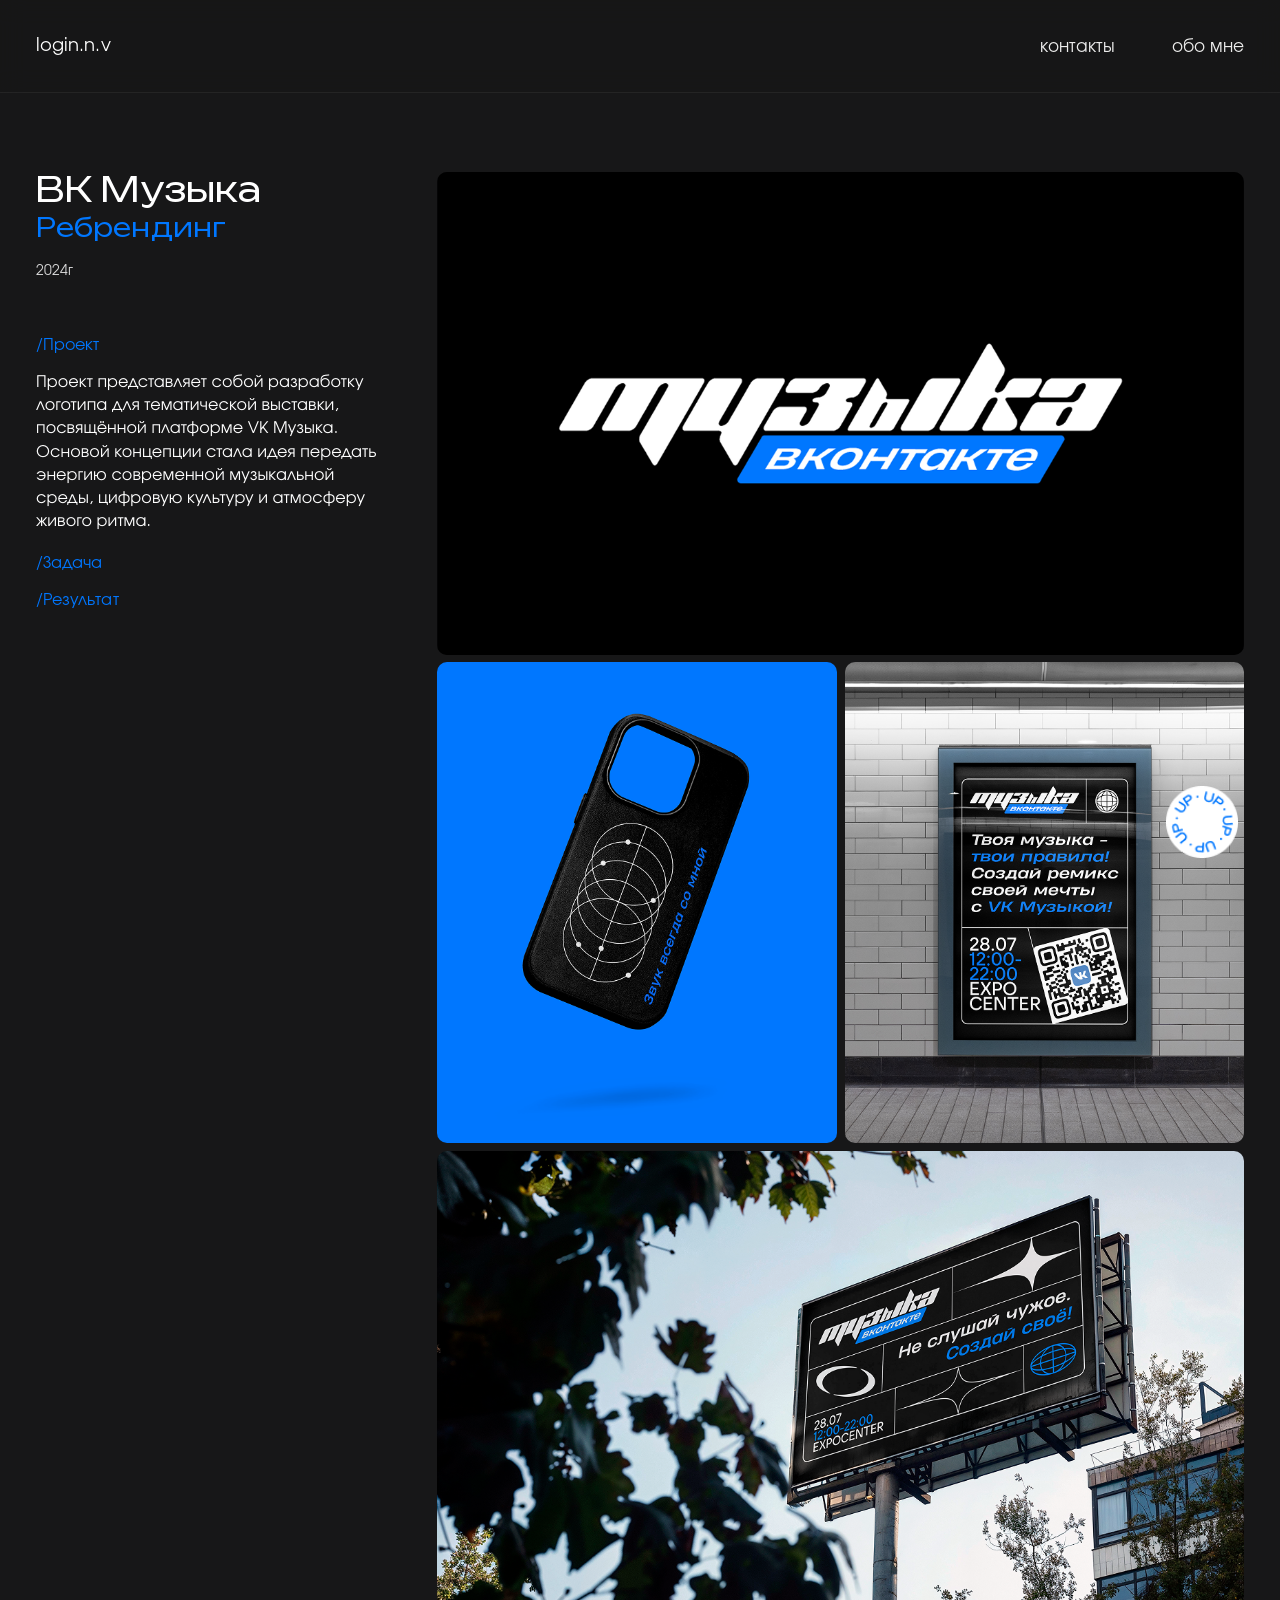
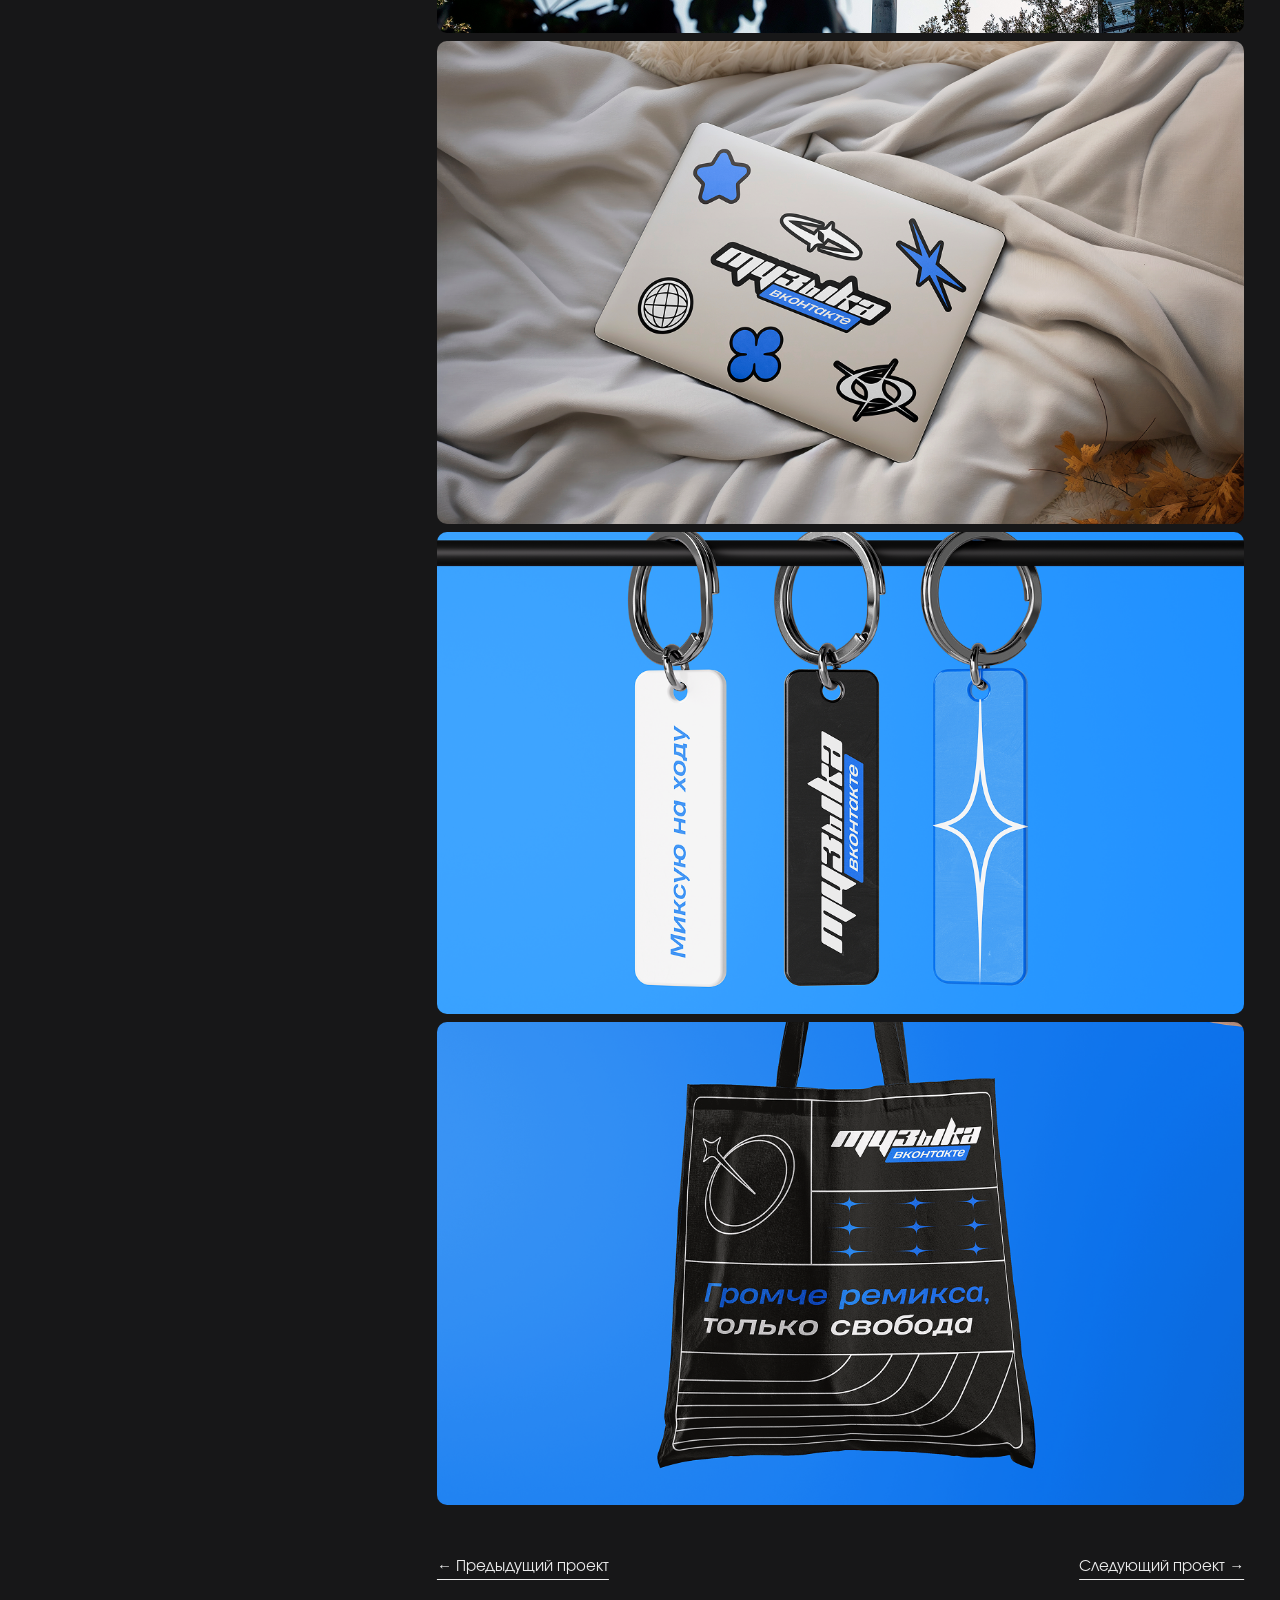
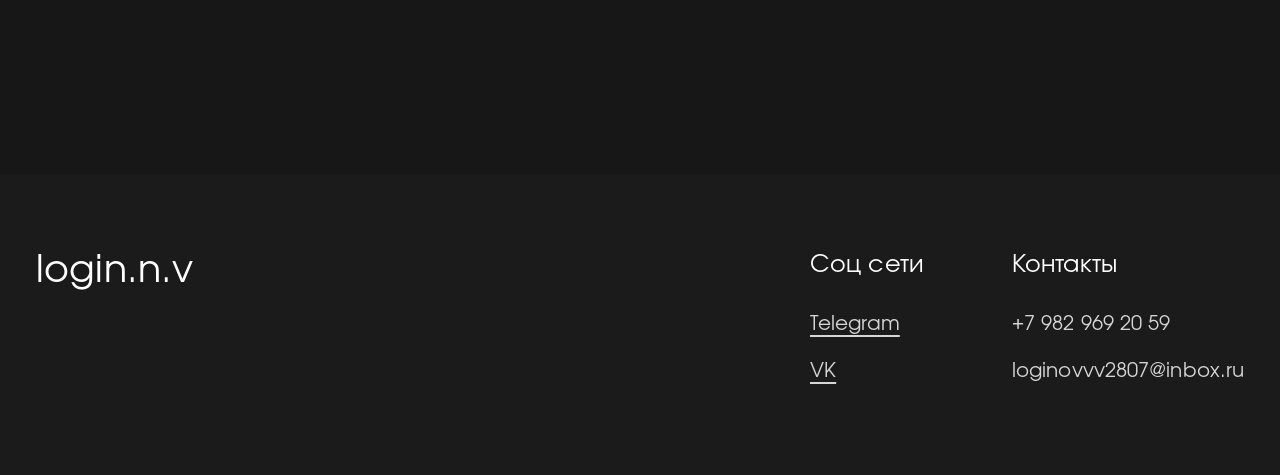
<file: vk-music.html>
<!DOCTYPE html>
<html lang="ru">
<head>
  <meta charset="UTF-8">
  <meta name="viewport" content="width=device-width, initial-scale=1.0">
  <title>login.n.v</title>
  <link rel="stylesheet" href="styles.css">
  <link rel="icon" type="image/png" href="img/favicon.png">
</head>
<body class="project-detail-page">
  <div class="page-bg"></div>
  <header class="header">
    <div class="container header__inner">
      <a class="header__logo" href="index.html">login.n.v</a>
      <button class="burger" id="burger" aria-label="Открыть меню" aria-expanded="false"><span></span><span></span></button>
      <nav class="nav" id="nav">
        <a href="contacts.html">контакты</a>
        <a href="about.html">обо мне</a>
      </nav>
    </div>
  </header>
  <main class="project-detail-main">
    <section class="project-detail">
      <div class="container project-detail__layout">
        <aside class="project-detail__sidebar">
          <div class="project-detail__sticky">
            <h1 class="project-detail__title">BK Музыка</h1>
            <p class="project-detail__subtitle">Ребрендинг</p>
            <p class="project-detail__year">2024г</p>
            <div class="project-detail__block is-visible" data-detail-block="1"><h2>/Проект</h2><div class="project-detail__textwrap"><p>Проект представляет собой разработку логотипа для тематической выставки, посвящённой платформе VK Музыка. Основой концепции стала идея передать энергию современной музыкальной среды, цифровую культуру и атмосферу живого ритма.</p></div></div>
            <div class="project-detail__block" data-detail-block="2"><h2>/Задача</h2><div class="project-detail__textwrap"><p>Передо мной стояла задача создать яркий и запоминающийся визуальный знак, который мог бы стать узнаваемой точкой входа в пространство выставки. Логотип должен был сочетать в себе динамику, современность и ассоциации с музыкальной средой бренда.</p></div></div>
            <div class="project-detail__block" data-detail-block="3"><h2>/Результат</h2><div class="project-detail__textwrap"><p>Итоговый логотип получился выразительным, ритмичным и визуально цельным. Он передаёт характер мероприятия, поддерживает связь с брендом VK Музыка и помогает формировать узнаваемый образ выставочного пространства.</p></div></div>
          </div>
        </aside>
        <div class="project-detail__gallery project-detail__gallery--vk">
  <figure class="project-detail__item project-detail__item--hero project-detail__item--dark" data-detail-stage="1"><img src="img/vk-hero.png" alt="Логотип BK Музыка"></figure>
  <figure class="project-detail__item project-detail__item--dark" data-detail-stage="1"><img src="img/vk-case.png" alt="Чехол BK Музыка"></figure>
  <figure class="project-detail__item" data-detail-stage="1"><img src="img/vk-poster.png" alt="Плакат BK Музыка"></figure>
  <figure class="project-detail__item" data-detail-stage="2"><img src="img/vk-billboard.png" alt="Билборд BK Музыка"></figure>
  <figure class="project-detail__item" data-detail-stage="2"><img src="img/vk-laptop.png" alt="Ноутбук BK Музыка"></figure>
  <figure class="project-detail__item" data-detail-stage="3"><img src="img/vk-keychains.png" alt="Брелоки BK Музыка"></figure>
  <figure class="project-detail__item" data-detail-stage="3"><img src="img/vk-bag.png" alt="Пакет BK Музыка"></figure>

            <div class="project-detail__switch">
              <a class="project-detail__arrow project-detail__arrow--prev" href="kaizen.html" aria-label="Предыдущий проект">←&nbsp;Предыдущий проект</a>
              <a class="project-detail__arrow project-detail__arrow--next" href="ctrl-life.html" aria-label="Следующий проект">Следующий проект&nbsp;→</a>
            </div>
        </div>
      </div>
    </section>
  </main>
  <footer class="footer" id="contacts">
    <div class="container footer__inner">
      <a class="footer__brand" href="index.html">login.n.v</a>
      <div class="footer__column"><h3>Соц сети</h3><a href="https://t.me/Redis_ochka" target="_blank" rel="noopener noreferrer">Telegram</a><a href="https://vk.com/redis_ochka" target="_blank" rel="noopener noreferrer">VK</a></div>
      <div class="footer__column"><h3>Контакты</h3><a href="tel:+79829692059">+7 982 969 20 59</a><a href="mailto:loginovvv2807@inbox.ru">loginovvv2807@inbox.ru</a></div>
    </div>
  </footer>
  <script src="script.js"></script>

  <button class="scroll-up-btn" type="button" aria-label="Подняться вверх"><img class="scroll-up-btn__img" src="img/up-button.jpg" alt=""></button>

</body>
</html>
</file>
<file: styles.css>
@font-face {
  font-family: 'Bounded';
  src: url('fonts/Bounded-Variable.ttf') format('truetype');
  font-weight: 300 800;
  font-style: normal;
}

@font-face {
  font-family: 'Evolventa';
  src: url('fonts/Evolventa-Regular.otf') format('opentype');
  font-weight: 400;
  font-style: normal;
}

:root {
  --bg: #171718;
  --bg-soft: #171718;
  --panel: #1c1c1d;
  --text: #ffffff;
  --accent: #0077ff;
  --muted: rgba(255, 255, 255, 0.86);
  --muted-soft: rgba(255, 255, 255, 0.72);
  --radius: 10px;
  --container: 1720px;
  --side-gap: 3.2%;
  --hero-bottom-gap: 11vh;
  --showcase-top: clamp(180px, 24vh, 260px);
}


* { box-sizing: border-box; }
html { scroll-behavior: smooth; }
body {
  margin: 0;
  min-width: 320px;
  font-family: 'Evolventa', Arial, sans-serif;
  font-weight: 400;
  font-synthesis: none;
  -webkit-font-smoothing: antialiased;
  -moz-osx-font-smoothing: grayscale;
  letter-spacing: 0.065em;
  background: #171718;
  color: var(--text);
  position: relative;
  overflow-x: hidden;
}
img { display: block; max-width: 100%; }
button, a { -webkit-tap-highlight-color: transparent; }
a { color: inherit; text-decoration: none; }

.page-bg {
  position: fixed;
  inset: 0;
  background: radial-gradient(circle at 0% 0%, rgba(255, 255, 255, 0.03), transparent 30%),
    linear-gradient(180deg, rgba(255, 255, 255, 0.012), rgba(255, 255, 255, 0));
  pointer-events: none;
  z-index: -3;
}

.hero-mark {
  position: absolute;
  left: 50%;
  transform: translateX(-50%);
  width: min(100vw, 3300px);
  max-width: 100vw;
  opacity: 0.14;
  z-index: -2;
  pointer-events: none;
}

.container {
  width: min(calc(100% - (var(--side-gap) * 2)), var(--container));
  margin: 0 auto;
}

.header {
  position: fixed;
  top: 0;
  left: 0;
  width: 100%;
  z-index: 40;
  background: rgba(23, 23, 24, 0.58);
  backdrop-filter: blur(12px);
  -webkit-backdrop-filter: blur(12px);
  border-bottom: 1px solid rgba(255, 255, 255, 0.06);
  transition: transform 0.35s ease, opacity 0.35s ease;
}

.header__inner {
  display: flex;
  align-items: center;
  justify-content: space-between;
  gap: 24px;
  min-height: 92px;
}

.header.hide {
  transform: translateY(-100%);
  opacity: 0;
}

.header__logo,
.footer__brand {
  font-family: 'Evolventa', Arial, sans-serif;
  font-size: 18px;
  font-weight: 350;
  letter-spacing: 0.015em;
}

.nav {
  display: flex;
  align-items: center;
  gap: 56px;
  padding: 0;
  border-radius: 0;
  background: transparent;
  backdrop-filter: none;
}

.nav a {
  font-size: 17px;
  font-weight: 400;
  line-height: 1;
  letter-spacing: 0.055em;
  color: rgba(255, 255, 255, 0.92);
  transition: color 0.25s ease;
}

.nav a:hover { color: var(--accent); }

.burger {
  display: none;
  width: 46px;
  height: 46px;
  border: 1px solid rgba(255, 255, 255, 0.1);
  border-radius: 0;
  background: rgba(255, 255, 255, 0.03);
  padding: 0;
  align-items: center;
  justify-content: center;
  flex-direction: column;
  gap: 5px;
  cursor: pointer;
}

.burger span {
  width: 18px;
  height: 1.5px;
  background: #fff;
  transition: transform 0.25s ease, opacity 0.25s ease;
}

.burger.is-open span:first-child { transform: translateY(3px) rotate(45deg); }
.burger.is-open span:last-child { transform: translateY(-3px) rotate(-45deg); }

.hero {
  min-height: 100vh;
  min-height: 100svh;
  padding: calc(92px + 4.4vh) 0 6vh;
  display: flex;
  align-items: center;
}

.hero__layout {
  display: grid;
  grid-template-columns: minmax(360px, 0.9fr) minmax(420px, 1fr);
  align-items: center;
  gap: clamp(52px, 8vw, 150px);
}

.hero__content {
  position: relative;
  z-index: 2;
  max-width: 760px;
}

.hero__title {
  margin: 0;
  font-family: 'Bounded', Arial, sans-serif;
  font-size: clamp(30px, 2.35vw, 48px);
  line-height: 1.02;
  font-weight: 380;
  letter-spacing: 0.006em;
}

.hero__subtitle {
  margin: 8px 0 0;
  font-family: 'Bounded', Arial, sans-serif;
  font-size: clamp(32px, 3.05vw, 62px);
  line-height: 1.02;
  font-weight: 340;
  letter-spacing: 0.008em;
  color: var(--accent);
}

.hero__text {
  margin: clamp(22px, 2vw, 34px) 0 0;
  max-width: 620px;
  font-family: 'Evolventa', Arial, sans-serif;
  font-size: clamp(14px, 1vw, 18px);
  line-height: 1.42;
  font-weight: 300;
  letter-spacing: 0.055em;
  color: rgba(255, 255, 255, 0.9);
}

.hero__skills {
  display: flex;
  flex-wrap: wrap;
  gap: 16px;
  margin-top: clamp(28px, 2.9vw, 44px);
}

.hero__skill {
  position: relative;
  isolation: isolate;
  display: inline-flex;
  align-items: center;
  justify-content: center;
  min-height: 36px;
  padding: 0 24px;
  border: 1px solid rgba(0, 119, 255, 0.9);
  border-radius: 999px;
  overflow: hidden;
  font-size: clamp(15px, 1vw, 18px);
  line-height: 1;
  letter-spacing: 0.055em;
  color: rgba(255, 255, 255, 0.95);
  cursor: default;
  transition: color 0.28s ease, border-color 0.28s ease, box-shadow 0.28s ease, transform 0.28s ease;
}

.hero__skill::before {
  content: '';
  position: absolute;
  inset: -1px;
  z-index: -1;
  background: linear-gradient(135deg, rgba(0, 119, 255, 0.92), rgba(0, 119, 255, 0.38));
  transform: translateX(-105%) skewX(-16deg);
  transform-origin: left center;
  transition: transform 0.36s ease;
}

.hero__skill::after {
  content: '';
  position: absolute;
  right: 14px;
  top: 50%;
  width: 5px;
  height: 5px;
  border-radius: 50%;
  background: currentColor;
  opacity: 0;
  transform: translateY(-50%) scale(0.2);
  transition: opacity 0.28s ease, transform 0.28s ease;
}

.hero__skill:hover {
  transform: translateY(-4px);
  border-color: rgba(0, 119, 255, 1);
  color: #ffffff;
  box-shadow: 0 0 26px rgba(0, 119, 255, 0.32);
}

.hero__skill:hover::before {
  transform: translateX(0) skewX(-16deg);
}

.hero__skill:hover::after {
  opacity: 0.9;
  transform: translateY(-50%) scale(1);
}

.hero__photo {
  position: relative;
  z-index: 1;
  justify-self: end;
  width: min(100%, clamp(460px, 43vw, 760px));
  margin: 0;
  overflow: visible;
}

.hero__photo img {
  width: 100%;
  height: auto;
  filter: drop-shadow(0 28px 52px rgba(0, 0, 0, 0.26));
  transition: transform 0.45s ease, filter 0.45s ease;
}

.hero__photo:hover img {
  transform: translateY(-8px) scale(1.01);
  filter: drop-shadow(0 34px 64px rgba(0, 0, 0, 0.34));
}

.projects {
  padding-top: 9.5vh;
  padding-bottom: 7.2vh;
}

.projects-showcase__layout {
  display: grid;
  grid-template-columns: minmax(310px, 0.8fr) minmax(760px, 1.7fr);
  gap: clamp(28px, 3vw, 54px);
  align-items: start;
}

.projects-showcase__copy-col {
  position: relative;
  align-self: stretch;
}

.projects-showcase__sticky {
  position: sticky;
  top: var(--showcase-top);
  height: var(--sticky-copy-height, calc(100vh - var(--showcase-top)));
  display: flex;
  align-items: flex-start;
}

.projects-copy {
  position: relative;
  width: 100%;
  padding: 0;
}

.projects-copy__eyebrow {
  position: relative;
  z-index: 3;
  margin: 0 0 14px;
}

.projects-copy__items {
  position: relative;
  min-height: 470px;
}

.project-copy {
  position: absolute;
  inset: 0;
  opacity: 0;
  transform: translateY(34px);
  pointer-events: none;
  transition: opacity 0.45s ease, transform 0.55s ease;
}

.project-copy.is-active {
  opacity: 1;
  transform: translateY(0);
  pointer-events: auto;
}

.project-card__eyebrow {
  margin: 0 0 10px;
  font-family: 'Bounded', Arial, sans-serif;
  font-size: clamp(27px, 2.1vw, 41px);
  line-height: 0.96;
  font-weight: 340;
}

.project-card__title {
  margin: 0 0 32px;
  font-family: 'Bounded', Arial, sans-serif;
  font-size: clamp(31px, 20px, 52px);
  line-height: 1.2;
  font-weight: 300;
  letter-spacing: 0.012em;
  color: var(--accent);
}

.project-card__text {
  margin: 0 0 30px;
  max-width: 430px;
  font-family: 'Evolventa', Arial, sans-serif;
  font-size: 17px;
  line-height: 1.58;
  font-weight: 300;
  letter-spacing: 0.065em;
  color: #ffffff;
}

.project-card__tags {
  display: flex;
  flex-wrap: wrap;
  gap: 8px;
}

.project-card__tags span {
  display: inline-flex;
  align-items: center;
  justify-content: center;
  min-width: 80px;
  min-height: 35px;
  padding: 12px 24px 12px;
  border: 1px solid rgba(0, 119, 255, 0.75);
  border-radius: 999px;
  font-family: 'Evolventa', Arial, sans-serif;
  font-size: 17px;
  letter-spacing: 0.07em;
  font-weight: 400;
  line-height: 1;
  color: rgba(255, 255, 255, 0.95);
}

.projects-showcase__visual-col {
  display: flex;
  flex-direction: column;
  gap: 28px;
}

.project-visual-card {
  margin: 0;
  border-radius: var(--radius);
  overflow: hidden;
  background: transparent;
}

.project-visual-card {
  position: relative;
  transition: opacity 0.45s ease;
}

.project-visual-card::after {
  content: '';
  position: absolute;
  inset: 0;
  background: rgba(23, 23, 24, 0);
  pointer-events: none;
  transition: background 0.45s ease;
}

.project-visual-card.is-dimmed::after {
  background: rgba(23, 23, 24, 0.38);
}

.project-visual-card img {
  width: 100%;
  height: auto;
  display: block;
  border-radius: var(--radius);
}

.project-visual-card--dark {
  background: #000;
}

.projects-mobile { display: none; }

.project-card {
  display: grid;
  grid-template-columns: minmax(310px, 0.8fr) minmax(760px, 1.7fr);
  gap: clamp(28px, 3vw, 54px);
  align-items: start;
}

.project-card + .project-card { margin-top: 40px; }
.project-card__info { padding: 10px 0 0; }
.project-card__visual {
  border-radius: var(--radius);
  overflow: hidden;
  width: 100%;
}

.project-card__visual img {
  width: 100%;
  height: auto;
  border-radius: var(--radius);
}

.footer {
  background: linear-gradient(180deg, rgba(255, 255, 255, 0.015), rgba(255, 255, 255, 0.02));
  padding: 44px 0 48px;
  margin-top: 10vw;
}

.footer__inner {
  display: grid;
  grid-template-columns: 1fr auto auto;
  gap: 88px;
  align-items: start;
}

.footer__brand {
  font-size: clamp(38px, 2.8vw, 56px);
  line-height: 1.06;
}

.footer__column h3 {
  margin: 0 0 28px;
  font-size: 24px;
  line-height: 1.2;
  font-weight: 400;
  letter-spacing: 0.09em;
}

.footer__column {
  display: flex;
  flex-direction: column;
  gap: 22px;
}

.footer__column a {
  font-size: 20px;
  line-height: 1.45;
  letter-spacing: 0.09em;
  color: rgba(255, 255, 255, 0.82);
  text-decoration: underline;
  text-underline-offset: 5px;
  transition: color 0.25s ease, opacity 0.25s ease, transform 0.25s ease, text-underline-offset 0.25s ease;
}

.footer__column:last-child a { text-decoration: none; }

@media (max-width: 1440px) {
  .hero__layout {
    gap: clamp(44px, 6vw, 96px);
  }
}

@media (max-width: 1280px) {
  :root { --side-gap: 2.8%; --showcase-top: clamp(160px, 20vh, 220px); }
  .hero-mark { width: min(134vw, 1880px); }
  .projects-showcase__layout,
  .project-card {
    grid-template-columns: minmax(280px, .85fr) minmax(620px, 1.55fr);
    gap: 28px;
  }
  .project-card__text { max-width: 410px; font-size: 17px; }
}

@media (max-width: 1100px) {
  .hero__layout {
    grid-template-columns: minmax(330px, 0.95fr) minmax(360px, 1fr);
    gap: 34px;
  }

  .hero__photo {
    width: min(100%, clamp(390px, 43vw, 560px));
  }

  .projects-showcase__layout,
  .project-card {
    grid-template-columns: minmax(250px, .9fr) minmax(500px, 1.4fr);
    gap: 24px;
  }
  :root { --showcase-top: clamp(140px, 16vh, 180px); }
}


@media (max-width: 860px) {
  :root { --side-gap: 16px; }
  .header { padding-top: 0; }
  .burger { display: inline-flex; }
  .nav {
    position: absolute;
    top: 100%;
    right: 0;
    left: 0;
    display: none;
    flex-direction: column;
    align-items: flex-start;
    gap: 18px;
    padding: 18px 20px 22px;
    border-radius: 0;
    background: rgba(23, 23, 24, 0.92);
    backdrop-filter: blur(12px);
    -webkit-backdrop-filter: blur(12px);
    border-bottom: 1px solid rgba(255, 255, 255, 0.06);
  }
  .nav.is-open { display: flex; }
  .hero-mark {
    width: 188vw;
    left: 50%;
    transform: translateX(-50%);
    opacity: 0.18;
  }
  .hero {
    min-height: auto;
    padding: 150px 0 76px;
    align-items: flex-start;
  }
  .hero__layout {
    grid-template-columns: 1fr;
    gap: 38px;
  }
  .hero__content {
    max-width: 680px;
  }
  .hero__photo {
    justify-self: center;
    width: min(100%, 620px);
  }
  .projects-showcase__layout { display: none; }
  .projects-mobile { display: block; }
  .project-card { grid-template-columns: 1fr; gap: 14px; }
  .project-card__info { order: 2; padding: 0; }
  .project-card__visual { order: 1; }
  .project-card__text { max-width: none; }
  .footer__inner { grid-template-columns: 1fr; gap: 40px; }
  .footer__column h3 { margin-bottom: 12px; }
}

@media (max-width: 767px) {
  :root { --side-gap: 20px; --hero-bottom-gap: 56px; }
  .header { padding-top: 20px; }
  .hero { padding: 128px 0 56px; }
  .hero__title { font-size: 32px; }
  .hero__subtitle { font-size: 36px; }
  .hero__text { font-size: 15px; line-height: 1.48; }
  .hero__skills { gap: 10px; }
  .hero__skill { min-height: 36px; padding: 0 18px; font-size: 14px; }
  .project-card__eyebrow { font-size: 24px; }
  .project-card__title { font-size: 32px; }
  .project-card__text { font-size: 16px; }
  .project-card__tags span { font-size: 15px; }
}

@media (min-width: 1500px) {
  .hero-mark { width: min(132vw, 2300px); opacity: 0.15; }
}

@media (min-width: 861px) {
  .projects-showcase__copy-col {
    min-height: 100%;
  }
}



.about-page .hero-mark {
  display: none;
}

.about-main {
  padding-top: 0;
}

.about-section {
  padding: calc(186px + 7vh) 0 0;
}

.about-section__title {
  margin: 0 0 clamp(70px, 7vw, 116px);
  font-family: 'Bounded', Arial, sans-serif;
  font-size: clamp(52px, 8vw, 64px);
  line-height: 0.96;
  font-weight: 400;
  letter-spacing: 0.012em;
}

.about-lead,
.about-statement {
  font-family: 'Bounded', Arial, sans-serif;
}

.about-lead {
  margin: 0 0 clamp(52px, 6vw, 800px);
  max-width: 1380px;
}

.about-lead p,
.about-statement p {
  margin: 0;
  font-size: clamp(44px, 4.25vw, 64px);
  line-height: 1.12;
  font-weight: 300;
}

.about-lead span,
.about-statement span {
  color: var(--accent);
}

.about-image {
  margin: 0;
  width: 100%;
  border-radius: 0;
  overflow: hidden;
}

.about-image img {
  display: block;
  width: 100%;
  height: 100%;
  object-fit: cover;
  object-position: center center;
}

.about-image--first img {
  object-position: center 42%;
}

.about-image--second img {
  object-position: center 50%;
}

.about-image--first {
  margin-top: clamp(16px, 1.5vw, 24px);
  height: clamp(180px, 18vw, 300px);
}

.about-statement {
  margin: clamp(124px, 1vw, 176px) 0 clamp(156px, 1vw, 236px);
  width: min(100%, 1140px);
  margin-left: auto;
  text-align: right;
}

.about-image--second {
  height: clamp(230px, 21vw, 370px);
}

@media (max-width: 1280px) {
  .about-section {
    padding-top: calc(158px + 5vh);
  }

  .about-lead {
    max-width: 1160px;
  }

  .about-statement {
    width: min(100%, 980px);
  }
}

@media (max-width: 860px) {
  .about-section {
    padding-top: 164px;
  }

  .about-section__title {
    margin-bottom: 44px;
  }

  .about-lead {
    margin-bottom: 10vw;
    max-width: none;
  }

  .about-lead p,
  .about-statement p {
    font-size: clamp(34px, 8vw, 52px);
    line-height: 1.08;
  }

  .about-image--first {
    height: 120px;
  }

  .about-statement {
    width: 100%;
    margin: 72px 0 112px;
  }

  .about-image--second {
    height: 180px;
  }
}

@media (max-width: 560px) {
  .about-section {
    padding-top: 142px;
  }

  .about-section__title {
    font-size: 34px;
  }

  .about-lead p,
  .about-statement p {
    font-size: 30px;
  }

  .about-image--first {
    height: 96px;
  }

  .about-image--second {
    height: 140px;
  }
}



.footer__column a:hover {
  color: var(--accent);
  text-underline-offset: 7px;
  transform: translateX(3px);
}

.footer__column:last-child a:hover {
  color: var(--accent);
  transform: translateX(3px);
}



.contacts-page .hero-mark {
  display: none;
}

.contacts-main {
  padding-top: 0;
}

.contacts-page .footer {
  margin-top: 0;
}

.contacts-section {
  padding: calc(176px + 5vh) 0 clamp(78px, 7vw, 118px);
}

.contacts-intro {
  display: grid;
  grid-template-columns: minmax(0, 1fr) minmax(420px, 0.92fr);
  align-items: start;
  gap: clamp(96px, 10vw, 176px);
  margin-bottom: clamp(84px, 8vw, 144px);
}

.contacts-copy {
  font-family: 'Bounded', Arial, sans-serif;
}

.contacts-copy p {
  margin: 0;
  font-size: clamp(44px, 4.4vw, 72px);
  line-height: 1.12;
  font-weight: 300;
}

.contacts-line {
  display: inline-block;
  white-space: nowrap;
}

.contacts-copy a {
  color: var(--accent);
  font-weight: 400;
  transition: opacity 0.25s ease;
}

.contacts-copy a:hover {
  opacity: 0.82;
}

.contacts-copy--mail {
  max-width: 1080px;
}

.contacts-copy--phone {
  max-width: 900px;
  margin-left: auto;
  margin-top: clamp(236px, 17vw, 360px);
  text-align: right;
}

.social-grid {
  display: grid;
  grid-template-columns: repeat(6, minmax(0, 1fr));
  gap: clamp(20px, 2.2vw, 32px);
  align-items: end;
}

.social-card {
  position: relative;
  width: 100%;
  aspect-ratio: 1 / 1;
  padding: 20px 20px 56px;
  border-radius: 22px;
  background: rgba(255, 255, 255, 0.08);
  overflow: hidden;
  transition: background 0.28s ease;
}

.social-card:hover {
  background: rgba(255, 255, 255, 0.11);
}

.social-card__title {
  display: block;
  font-family: 'Bounded', Arial, sans-serif;
  font-size: clamp(22px, 1.55vw, 32px);
  line-height: 1.02;
  font-weight: 320;
}

.social-card__plus {
  position: absolute;
  right: 14px;
  bottom: 14px;
  width: 34px;
  height: 34px;
  border-radius: 50%;
  background: rgba(17, 17, 18, 0.86);
  border: 1px solid rgba(255, 255, 255, 0.08);
  transition: transform 0.28s ease, background 0.28s ease;
}

.social-card__plus::before,
.social-card__plus::after {
  content: '';
  position: absolute;
  top: 50%;
  left: 50%;
  background: #fff;
  transform: translate(-50%, -50%);
  border-radius: 999px;
}

.social-card__plus::before {
  width: 12px;
  height: 1.5px;
}

.social-card__plus::after {
  width: 1.5px;
  height: 12px;
}

.social-card:hover .social-card__plus {
  transform: rotate(90deg);
  background: var(--accent);
}


.social-card--telegram {
  grid-column: 3 / span 1;
}


.social-card--vk {
  grid-column: 2 / span 1;
}

.social-card--instagram {
  grid-column: 4 / span 1;
}

@media (max-width: 1280px) {
  .contacts-section {
    padding-top: calc(156px + 4vh);
  }

  .contacts-copy--mail {
    max-width: 860px;
  }

  .contacts-copy--phone {
    max-width: 700px;
    margin-top: clamp(196px, 15vw, 300px);
  }

  .social-grid {
    grid-template-columns: repeat(4, minmax(0, 1fr));
  }

  .social-card--telegram,
  .social-card--vk,
  .social-card--instagram {
    grid-column: auto / span 1;
  }
}

@media (max-width: 860px) {
  .contacts-section {
    padding-top: 148px;
    padding-bottom: 68px;
  }

  .contacts-intro {
    grid-template-columns: 1fr;
    gap: 48px;
    margin-bottom: 64px;
  }

  .contacts-copy p {
    font-size: clamp(34px, 8vw, 52px);
    line-height: 1.12;
  }

  .contacts-line {
    white-space: normal;
  }

  .contacts-copy--mail,
  .contacts-copy--phone {
    max-width: none;
    margin: 0;
    text-align: left;
  }

  .social-grid {
    grid-template-columns: repeat(2, minmax(0, 1fr));
    gap: 16px;
  }

  .social-card {
    width: 100%;
    aspect-ratio: 1 / 1;
    padding: 18px 18px 54px;
    border-radius: 18px;
  }

  .social-card--instagram {
    grid-column: auto / span 1;
  }
}

@media (max-width: 560px) {
  .contacts-section {
    padding-top: 132px;
  }

  .social-grid {
    grid-template-columns: 1fr 1fr;
  }

  .social-card__title {
    font-size: 22px;
  }
}




/* CONTACTS PAGE — SEPARATE TEXT BLOCKS FINAL FIX */
.contacts-page .hero-mark {
  display: none;
}

.contacts-main {
  padding-top: 0;
}

.contacts-page .footer {
  margin-top: 0;
}

.contacts-section {
  padding: calc(176px + 5vh) 0 clamp(78px, 7vw, 118px);
}

.contacts-intro {
  display: block !important;
  margin-bottom: clamp(84px, 8vw, 144px);
}

.contacts-copy {
  min-width: 0;
  font-family: 'Bounded', Arial, sans-serif;
  letter-spacing: 0.01em;
}

.contacts-copy p {
  margin: 0;
  line-height: 1.12;
  font-weight: 300;
}

.contacts-copy a {
  color: inherit;
  text-decoration: none;
}

.contacts-copy span {
  color: var(--accent);
  font-weight: 420;
}

.contacts-copy--mail {
  width: min(100%, 980px);
  max-width: 980px;
}

.contacts-copy--mail p {
  font-size: clamp(44px, 4.25vw, 64px);
  white-space: normal !important;
}

.contacts-copy--phone {
  width: min(100%, 740px);
  max-width: 740px;
  margin-top: clamp(120px, 10vw, 180px);
  margin-left: auto;
  text-align: right;
}

.contacts-copy--phone p {
  font-size: clamp(44px, 4.05vw, 60px);
  white-space: normal !important;
}

@media (max-width: 1450px) {
  .contacts-copy--mail {
    width: min(100%, 860px);
    max-width: 860px;
  }

  .contacts-copy--phone {
    width: min(100%, 620px);
    max-width: 620px;
    margin-top: 112px;
  }

  .contacts-copy--mail p {
    font-size: clamp(38px, 3.7vw, 56px);
  }

  .contacts-copy--phone p {
    font-size: clamp(38px, 3.45vw, 52px);
  }
}

@media (max-width: 1100px) {
  .contacts-copy--mail,
  .contacts-copy--phone {
    width: 100%;
    max-width: 100%;
    margin-left: 0;
    text-align: left;
  }

  .contacts-copy--phone {
    margin-top: 72px;
  }

  .contacts-copy--mail p,
  .contacts-copy--phone p {
    font-size: clamp(34px, 5vw, 52px);
  }
}

@media (max-width: 860px) {
  .contacts-section {
    padding-top: 148px;
  }

  .contacts-copy--phone {
    margin-top: 56px;
  }

  .contacts-copy--mail p,
  .contacts-copy--phone p {
    font-size: clamp(30px, 8vw, 46px);
    line-height: 1.1;
  }
}



.contacts-inline-label {
  white-space: nowrap;
}


.contacts-inline-line {
  display: inline-block;
  white-space: nowrap;
}

.contacts-inline-label {
  color: var(--text);
  font-weight: 300;
}



.contacts-inline-line .contacts-inline-label {
  color: rgba(255, 255, 255, 0.96) !important;
  font-weight: 300 !important;
}

.contacts-copy--mail a .contacts-inline-label,
.contacts-copy--mail .contacts-inline-label span {
  color: rgba(255, 255, 255, 0.96) !important;
}




/* project-page links on homepage */
.project-card__title-link,
.project-card__image-link {
  display: inline-block;
}

.project-card__image-link {
  width: 100%;
}

.project-card__title-link:hover {
  color: #4b96ff;
}

/* project detail page */
.project-detail-page .hero-mark {
  display: none;
}

.project-detail-main {
  padding-top: 0;
}

.project-detail {
  padding: calc(132px + 4.4vh) 0 8vh;
}

.project-detail__layout {
  display: grid;
  grid-template-columns: minmax(280px, 0.62fr) minmax(620px, 1.38fr);
  gap: clamp(28px, 3vw, 56px);
  align-items: start;
}

.project-detail__sidebar {
  position: sticky;
  top: clamp(118px, 11vh, 150px);
  align-self: start;
  height: fit-content;
}

.project-detail__sticky {
  position: relative;
  display: flex;
  flex-direction: column;
  min-height: calc(100vh - clamp(118px, 11vh, 150px) - 32px);
}

.project-detail__title {
  margin: 0;
  font-family: 'Bounded', Arial, sans-serif;
  font-size: clamp(34px, 2.45vw, 52px);
  line-height: 1.02;
  font-weight: 340;
  letter-spacing: 0.01em;
}

.project-detail__subtitle {
  margin: 8px 0 20px;
  font-family: 'Bounded', Arial, sans-serif;
  font-size: clamp(26px, 1.7vw, 36px);
  line-height: 1.06;
  font-weight: 320;
  color: var(--accent);
}

.project-detail__year {
  margin: 0 0 56px;
  font-size: 14px;
  letter-spacing: 0.04em;
  color: rgba(255, 255, 255, 0.84);
}

.project-detail__block + .project-detail__block {
  margin-top: 20px;
}

.project-detail__block h2 {
  margin: 0 0 8px;
  font-family: 'Evolventa', Arial, sans-serif;
  font-size: 16px;
  line-height: 1.1;
  font-weight: 320;
  color: var(--accent);
}

.project-detail__block p {
  margin: 0;
  max-width: 360px;
  font-size: 16px;
  line-height: 1.45;
  letter-spacing: 0.04em;
  color: rgba(255, 255, 255, 0.84);
}

.project-detail__switch {
  display: flex;
  gap: 14px;
  margin-top: 0;
  padding-top: 38px;
}

.project-detail__arrow {
  width: 48px;
  height: 48px;
  border-radius: 999px;
  display: inline-flex;
  align-items: center;
  justify-content: center;
  background: rgba(255, 255, 255, 0.96);
  color: var(--accent);
  font-family: 'Bounded', Arial, sans-serif;
  font-size: 24px;
  line-height: 1;
  transition: transform 0.2s ease, background 0.2s ease;
}

.project-detail__arrow:hover {
  background: var(--accent);
}

.project-detail__gallery {
  display: flex;
  flex-direction: column;
  gap: 8px;
}

.project-detail__row {
  display: grid;
  gap: 8px;
}

.project-detail__row--two {
  grid-template-columns: 1fr 1fr;
}

.project-detail__item {
  margin: 0;
  border-radius: 10px;
  overflow: hidden;
  background: #0f0f10;
}

.project-detail__item--light {
  background: #ececed;
}

.project-detail__item img {
  width: 100%;
  height: auto;
  display: block;
}

.project-placeholder-main {
  min-height: 100vh;
}

.project-placeholder {
  padding: calc(150px + 4vh) 0 10vh;
}

.project-placeholder h1 {
  margin: 0 0 16px;
  font-family: 'Bounded', Arial, sans-serif;
  font-size: clamp(36px, 4vw, 62px);
  line-height: 0.98;
  font-weight: 340;
}

.project-placeholder p {
  margin: 0 0 28px;
  max-width: 520px;
  font-size: 18px;
  line-height: 1.5;
  color: rgba(255, 255, 255, 0.84);
}

.project-placeholder__back {
  display: inline-flex;
  padding: 14px 20px;
  border: 1px solid rgba(255, 255, 255, 0.16);
  border-radius: 999px;
}

@media (max-width: 1180px) {
  .project-detail__layout {
    grid-template-columns: 1fr;
  }

  .project-detail__sidebar {
    position: static;
    top: auto;
    height: auto;
  }

  .project-detail__sticky {
    position: static;
    min-height: 0;
    display: block;
  }

  .project-detail__block p {
    max-width: 100%;
  }
}

@media (max-width: 700px) {
  .project-detail {
    padding-top: 130px;
  }

  .project-detail__row--two {
    grid-template-columns: 1fr;
  }
}




/* Baltic project gallery grid */
.project-detail__gallery--baltic {
  display: grid;
  grid-template-columns: repeat(6, minmax(0, 1fr));
  gap: 8px;
  align-items: start;
}

.project-detail__gallery--baltic .project-detail__item {
  height: 100%;
}

.project-detail__gallery--baltic .project-detail__item img {
  width: 100%;
  height: auto;
  display: block;
  object-fit: contain;
}

.project-detail__item--hero-baltic {
  grid-column: 1 / -1;
}

.project-detail__item--logo {
  grid-column: 1 / span 3;
}

.project-detail__item--poster {
  grid-column: 4 / span 3;
}

.project-detail__item--campaign {
  grid-column: 1 / -1;
}

.project-detail__item--shirt-black {
  grid-column: 1 / span 3;
}

.project-detail__item--shirt-white {
  grid-column: 4 / span 3;
}

.project-detail__item--cap {
  grid-column: 1 / -1;
}

.project-detail__item--photo {
  grid-column: 1 / -1;
}

.project-detail__item--hero-baltic img {
  min-height: clamp(340px, 30vw, 520px);
}

.project-detail__item--logo img,
.project-detail__item--poster img,
.project-detail__item--shirt-black img,
.project-detail__item--shirt-white img {
  min-height: clamp(420px, 33vw, 620px);
}

.project-detail__item--campaign img {
  min-height: clamp(320px, 28vw, 500px);
}

.project-detail__item--cap img,
.project-detail__item--photo img {
  min-height: clamp(320px, 28vw, 500px);
}

@media (max-width: 700px) {
  .project-detail__gallery--baltic {
    grid-template-columns: repeat(2, minmax(0, 1fr));
  }

  .project-detail__item--hero-baltic,
  .project-detail__item--campaign,
  .project-detail__item--cap,
  .project-detail__item--photo {
    grid-column: 1 / -1;
  }

  .project-detail__item--logo,
  .project-detail__item--poster,
  .project-detail__item--shirt-black,
  .project-detail__item--shirt-white {
    grid-column: span 1;
  }

  .project-detail__item--logo img,
  .project-detail__item--poster img,
  .project-detail__item--shirt-black img,
  .project-detail__item--shirt-white img {
    min-height: clamp(260px, 48vw, 420px);
  }
}




/* Baltic sticky text reveal */
.project-detail__block {
  opacity: 0;
  transform: translateY(18px);
  max-height: 0;
  overflow: hidden;
  pointer-events: none;
  transition:
    opacity 0.45s ease,
    transform 0.55s ease,
    max-height 0.65s ease,
    margin-top 0.45s ease;
}

.project-detail__block.is-visible {
  opacity: 1;
  transform: none;
  max-height: none;
  pointer-events: auto;
}

.project-detail__block + .project-detail__block {
  margin-top: 0;
}

.project-detail__block.is-visible + .project-detail__block.is-visible {
  margin-top: 20px;
}

.project-detail__sticky {
  min-height: calc(100vh - clamp(118px, 11vh, 150px));
  display: flex;
  flex-direction: column;
}

.project-detail__switch {
  padding-top: 38px;
}

@media (max-width: 1180px) {
  .project-detail__block {
    opacity: 1;
    transform: none;
    max-height: none;
    overflow: visible;
    pointer-events: auto;
  }

  .project-detail__block + .project-detail__block,
  .project-detail__block.is-visible + .project-detail__block.is-visible {
    margin-top: 20px;
  }

  .project-detail__switch {
    margin-top: 10px;
    padding-top: 0;
  }

  .project-detail__sticky {
    min-height: 0;
    display: block;
  }
}


/* FINAL override: keep blue headings always visible, collapse only paragraph text */
.project-detail__block {
  opacity: 1 !important;
  transform: none !important;
  max-height: none !important;
  overflow: visible !important;
  pointer-events: auto !important;
}

.project-detail__block + .project-detail__block {
  margin-top: 20px !important;
}

.project-detail__block h2 {
  margin: 0 !important;
}

.project-detail__block p {
  max-height: 0 !important;
  opacity: 0 !important;
  overflow: hidden !important;
  transform: translateY(12px) !important;
  margin: 0 !important;
  transition:
    opacity 0.35s ease,
    transform 0.45s ease,
    max-height 0.55s ease,
    margin-top 0.35s ease !important;
}

.project-detail__block.is-visible p {
  max-height: 520px !important;
  opacity: 1 !important;
  transform: translateY(0) !important;
  margin-top: 8px !important;
}

@media (max-width: 1180px) {
  .project-detail__block p {
    max-height: none !important;
    opacity: 1 !important;
    overflow: visible !important;
    transform: none !important;
    margin-top: 8px !important;
  }
}



/* remaining project grids */
.project-detail__gallery--leaf,
.project-detail__gallery--kaizen,
.project-detail__gallery--vk,
.project-detail__gallery--ctrl {
  display: grid;
  grid-template-columns: repeat(6, minmax(0, 1fr));
  gap: 8px;
  align-items: start;
}

.project-detail__gallery--leaf .project-detail__item img,
.project-detail__gallery--kaizen .project-detail__item img,
.project-detail__gallery--vk .project-detail__item img,
.project-detail__gallery--ctrl .project-detail__item img {
  width: 100%;
  height: auto;
  display: block;
}

.project-detail__gallery--leaf > :nth-child(1),
.project-detail__gallery--kaizen > :nth-child(1),
.project-detail__gallery--vk > :nth-child(1),
.project-detail__gallery--ctrl > :nth-child(1),
.project-detail__gallery--leaf > :nth-child(4),
.project-detail__gallery--leaf > :nth-child(5),
.project-detail__gallery--leaf > :nth-child(8),
.project-detail__gallery--kaizen > :nth-child(4),
.project-detail__gallery--kaizen > :nth-child(5),
.project-detail__gallery--kaizen > :nth-child(6),
.project-detail__gallery--vk > :nth-child(4),
.project-detail__gallery--vk > :nth-child(5),
.project-detail__gallery--vk > :nth-child(6),
.project-detail__gallery--vk > :nth-child(7),
.project-detail__gallery--ctrl > :nth-child(4),
.project-detail__gallery--ctrl > :nth-child(5) {
  grid-column: 1 / -1;
}

.project-detail__gallery--leaf > :nth-child(2),
.project-detail__gallery--leaf > :nth-child(3),
.project-detail__gallery--leaf > :nth-child(6),
.project-detail__gallery--leaf > :nth-child(7),
.project-detail__gallery--kaizen > :nth-child(2),
.project-detail__gallery--kaizen > :nth-child(3),
.project-detail__gallery--vk > :nth-child(2),
.project-detail__gallery--vk > :nth-child(3),
.project-detail__gallery--ctrl > :nth-child(2),
.project-detail__gallery--ctrl > :nth-child(3) {
  grid-column: span 3;
}

.project-detail__item--dark {
  background: #0d0d0e;
}

.project-detail__gallery--leaf > :nth-child(1) img,
.project-detail__gallery--kaizen > :nth-child(1) img,
.project-detail__gallery--vk > :nth-child(1) img,
.project-detail__gallery--ctrl > :nth-child(1) img {
  min-height: clamp(320px, 28vw, 500px);
}

.project-detail__gallery--leaf > :nth-child(2) img,
.project-detail__gallery--leaf > :nth-child(3) img,
.project-detail__gallery--leaf > :nth-child(6) img,
.project-detail__gallery--leaf > :nth-child(7) img,
.project-detail__gallery--kaizen > :nth-child(2) img,
.project-detail__gallery--kaizen > :nth-child(3) img,
.project-detail__gallery--vk > :nth-child(2) img,
.project-detail__gallery--vk > :nth-child(3) img,
.project-detail__gallery--ctrl > :nth-child(2) img,
.project-detail__gallery--ctrl > :nth-child(3) img {
  min-height: clamp(420px, 33vw, 620px);
}

.project-detail__gallery--leaf > :nth-child(4) img,
.project-detail__gallery--leaf > :nth-child(5) img,
.project-detail__gallery--leaf > :nth-child(8) img,
.project-detail__gallery--kaizen > :nth-child(4) img,
.project-detail__gallery--kaizen > :nth-child(5) img,
.project-detail__gallery--kaizen > :nth-child(6) img,
.project-detail__gallery--vk > :nth-child(4) img,
.project-detail__gallery--vk > :nth-child(5) img,
.project-detail__gallery--vk > :nth-child(6) img,
.project-detail__gallery--vk > :nth-child(7) img,
.project-detail__gallery--ctrl > :nth-child(4) img,
.project-detail__gallery--ctrl > :nth-child(5) img {
  min-height: clamp(320px, 28vw, 500px);
}

@media (max-width: 700px) {
  .project-detail__gallery--leaf,
  .project-detail__gallery--kaizen,
  .project-detail__gallery--vk,
  .project-detail__gallery--ctrl {
    grid-template-columns: repeat(2, minmax(0, 1fr));
  }

  .project-detail__gallery--leaf > :nth-child(1),
  .project-detail__gallery--leaf > :nth-child(4),
  .project-detail__gallery--leaf > :nth-child(5),
  .project-detail__gallery--leaf > :nth-child(8),
  .project-detail__gallery--kaizen > :nth-child(1),
  .project-detail__gallery--kaizen > :nth-child(4),
  .project-detail__gallery--kaizen > :nth-child(5),
  .project-detail__gallery--kaizen > :nth-child(6),
  .project-detail__gallery--vk > :nth-child(1),
  .project-detail__gallery--vk > :nth-child(4),
  .project-detail__gallery--vk > :nth-child(5),
  .project-detail__gallery--vk > :nth-child(6),
  .project-detail__gallery--vk > :nth-child(7),
  .project-detail__gallery--ctrl > :nth-child(1),
  .project-detail__gallery--ctrl > :nth-child(4),
  .project-detail__gallery--ctrl > :nth-child(5) {
    grid-column: 1 / -1;
  }

  .project-detail__gallery--leaf > :nth-child(2),
  .project-detail__gallery--leaf > :nth-child(3),
  .project-detail__gallery--leaf > :nth-child(6),
  .project-detail__gallery--leaf > :nth-child(7),
  .project-detail__gallery--kaizen > :nth-child(2),
  .project-detail__gallery--kaizen > :nth-child(3),
  .project-detail__gallery--vk > :nth-child(2),
  .project-detail__gallery--vk > :nth-child(3),
  .project-detail__gallery--ctrl > :nth-child(2),
  .project-detail__gallery--ctrl > :nth-child(3) {
    grid-column: span 1;
  }

  .project-detail__gallery--leaf > :nth-child(2) img,
  .project-detail__gallery--leaf > :nth-child(3) img,
  .project-detail__gallery--leaf > :nth-child(6) img,
  .project-detail__gallery--leaf > :nth-child(7) img,
  .project-detail__gallery--kaizen > :nth-child(2) img,
  .project-detail__gallery--kaizen > :nth-child(3) img,
  .project-detail__gallery--vk > :nth-child(2) img,
  .project-detail__gallery--vk > :nth-child(3) img,
  .project-detail__gallery--ctrl > :nth-child(2) img,
  .project-detail__gallery--ctrl > :nth-child(3) img {
    min-height: clamp(260px, 48vw, 420px);
  }
}



/* logo hover effects */
.header__logo,
.footer__brand {
  transition: color 0.25s ease, opacity 0.25s ease, transform 0.25s ease;
}

.header__logo:hover,
.footer__brand:hover {
  color: var(--accent);
  opacity: 1;
}

.header__logo:active,
.footer__brand:active {
  transform: translateY(1px);
}







/* project scroll-up button */
.scroll-up-btn {
  position: fixed;
  right: clamp(18px, 2vw, 28px);
  bottom: clamp(18px, 2vw, 28px);
  width: 88px;
  height: 88px;
  padding: 0;
  border: 0;
  background: transparent;
  cursor: pointer;
  z-index: 1200;
  opacity: 0;
  visibility: hidden;
  transform: translateY(12px) scale(0.96);
  transition:
    opacity 0.28s ease,
    visibility 0.28s ease,
    transform 0.28s ease;
}

.scroll-up-btn.is-visible {
  opacity: 1;
  visibility: visible;
  transform: translateY(0) scale(1);
}

.scroll-up-btn__img {
  width: 100%;
  height: 100%;
  display: block;
  object-fit: contain;
  transition: transform 0.25s ease, opacity 0.25s ease;
}

.scroll-up-btn:hover .scroll-up-btn__img {
  transform: rotate(-10deg);
  opacity: 0.96;
}

.scroll-up-btn:active .scroll-up-btn__img {
  transform: rotate(-10deg) scale(0.97);
}

@media (max-width: 700px) {
  .scroll-up-btn {
    width: 72px;
    height: 72px;
    right: 14px;
    bottom: 14px;
  }
}



/* fixed image up button override */
.scroll-up-btn {
  position: fixed !important;
  right: 28px !important;
  bottom: 28px !important;
  width: 72px !important;
  height: 72px !important;
  padding: 0 !important;
  border: 0 !important;
  background: transparent !important;
  box-shadow: none !important;
  z-index: 9999 !important;
  opacity: 1 !important;
  visibility: visible !important;
  transform: none !important;
  display: block !important;
}

.scroll-up-btn__img {
  width: 100% !important;
  height: 100% !important;
  display: block !important;
  object-fit: contain !important;
  filter: none !important;
}

@media (max-width: 700px) {
  .scroll-up-btn {
    right: 16px !important;
    bottom: 16px !important;
    width: 60px !important;
    height: 60px !important;
  }
}



/* final up button behavior */
.scroll-up-btn {
  right: 42px !important;
  bottom: 42px !important;
  width: 72px !important;
  height: 72px !important;
  pointer-events: auto !important;
}

.scroll-up-btn__img {
  animation: scrollUpSpin 12s linear infinite;
  transform-origin: center center;
}

.scroll-up-btn:hover .scroll-up-btn__img {
  opacity: 1 !important;
}

@keyframes scrollUpSpin {
  from {
    transform: rotate(0deg);
  }
  to {
    transform: rotate(360deg);
  }
}

@media (max-width: 700px) {
  .scroll-up-btn {
    right: 22px !important;
    bottom: 22px !important;
    width: 60px !important;
    height: 60px !important;
  }
}



/* project switch arrow icons */
.project-detail__arrow {
  overflow: hidden;
}

.project-detail__arrow-icon {
  width: 20px;
  height: 20px;
  display: block;
  object-fit: contain;
}



/* project switch arrow hover/position refinement */
.project-detail__arrow {
  background: rgba(255, 255, 255, 0.96);
  transition: background 0.22s ease;
}

.project-detail__arrow:hover {
  background: var(--accent);
}

.project-detail__arrow:hover .project-detail__arrow-icon {
  filter: brightness(0) invert(1);
}

.project-detail__arrow[aria-label="Предыдущий проект"] .project-detail__arrow-icon {
  transform: translateX(-2px);
}

.project-detail__arrow[aria-label="Следующий проект"] .project-detail__arrow-icon {
  transform: translateX(2px);
}

.project-detail__arrow-icon {
  transition: filter 0.22s ease, transform 0.22s ease;
}


/* main page parallax text: sequential swap without ghosting */
.projects-copy__items {
  isolation: isolate;
}

.project-copy {
  opacity: 0;
  visibility: hidden;
  pointer-events: none;
  transition:
    opacity 0.24s ease,
    transform 0.42s ease,
    visibility 0s linear 0.24s;
  z-index: 1;
  will-change: opacity, transform;
}

.project-copy.is-active {
  opacity: 1;
  visibility: visible;
  pointer-events: auto;
  transition:
    opacity 0.34s ease,
    transform 0.52s ease,
    visibility 0s linear 0s;
  z-index: 3;
}

.project-copy.is-leaving {
  opacity: 0;
  visibility: visible;
  pointer-events: none;
  transition:
    opacity 0.22s ease,
    transform 0.36s ease,
    visibility 0s linear 0s;
  z-index: 2;
}



.project-detail__switch {
    margin-top: 28px !important;
  }


.project-detail__block p {
    max-height: none !important;
    opacity: 1 !important;
    overflow: visible !important;
    transform: none !important;
    margin-top: 8px !important;
  }

/* stable project text reveal without jitter */
.project-detail__block {
  position: relative;
}

.project-detail__block + .project-detail__block {
  margin-top: 20px !important;
}

.project-detail__block h2 {
  margin: 0 !important;
}

.project-detail__textwrap {
  display: grid;
  grid-template-rows: 0fr;
  opacity: 0;
  margin-top: 0;
  transition:
    grid-template-rows 0.58s cubic-bezier(0.22, 1, 0.36, 1),
    opacity 0.32s ease,
    margin-top 0.32s ease;
}

.project-detail__block.is-visible .project-detail__textwrap {
  grid-template-rows: 1fr;
  opacity: 1;
  margin-top: 8px;
}

.project-detail__textwrap > p {
  min-height: 0;
  overflow: hidden;
  margin: 0 !important;
  max-width: 360px;
  font-size: 16px;
  line-height: 1.45;
  letter-spacing: 0.04em;
  color: rgb(255, 255, 255);
  transform: none !important;
  backface-visibility: hidden;
  -webkit-font-smoothing: antialiased;
  will-change: auto;
}

@media (max-width: 1180px) {
  .project-detail__textwrap {
    display: block;
    opacity: 1;
    margin-top: 8px;
  }

  .project-detail__textwrap > p {
    overflow: visible;
    max-width: 100%;
  }
}


/* smoother + steadier project text reveal */
.project-detail__textwrap {
  display: grid;
  grid-template-rows: 0fr;
  opacity: 0;
  margin-top: 0;
  transition:
    grid-template-rows 0.78s cubic-bezier(0.23, 1, 0.32, 1),
    opacity 0.42s ease,
    margin-top 0.42s ease;
  contain: layout paint;
}

.project-detail__block.is-visible .project-detail__textwrap {
  grid-template-rows: 1fr;
  opacity: 1;
  margin-top: 8px;
}

.project-detail__textwrap > p {
  min-height: 0;
  overflow: hidden;
  margin: 0 !important;
  transform: translateZ(0);
  will-change: opacity;
  text-rendering: geometricPrecision;
  -webkit-font-smoothing: antialiased;
  backface-visibility: hidden;
}


/* final stable project text reveal */
.project-detail__textwrap {
  display: grid !important;
  grid-template-rows: 0fr !important;
  opacity: 0 !important;
  margin-top: 0 !important;
  transition:
    grid-template-rows 0.62s cubic-bezier(0.22, 1, 0.36, 1),
    opacity 0.34s ease,
    margin-top 0.34s ease !important;
  contain: layout paint;
}

.project-detail__block.is-visible .project-detail__textwrap {
  grid-template-rows: 1fr !important;
  opacity: 1 !important;
  margin-top: 8px !important;
}

.project-detail__textwrap > p {
  min-height: 0;
  overflow: hidden;
  margin: 0 !important;
  transform: none !important;
  will-change: auto !important;
  text-rendering: geometricPrecision;
  -webkit-font-smoothing: antialiased;
  backface-visibility: hidden;
}

@media (max-width: 1180px) {
  .project-detail__textwrap {
    display: block !important;
    opacity: 1 !important;
    margin-top: 8px !important;
  }

  .project-detail__textwrap > p {
    overflow: visible !important;
    max-width: 100% !important;
  }
}


/* slower smoother project text reveal */
.project-detail__textwrap {
  transition:
    grid-template-rows 0.92s cubic-bezier(0.22, 1, 0.36, 1),
    opacity 0.52s ease,
    margin-top 0.52s ease !important;
}

.project-detail__block.is-visible .project-detail__textwrap {
  margin-top: 10px !important;
}



/* bottom project navigation like mockup */
.project-detail__gallery > .project-detail__switch,
.project-detail__gallery--baltic > .project-detail__switch,
.project-detail__gallery--leaf > .project-detail__switch,
.project-detail__gallery--kaizen > .project-detail__switch,
.project-detail__gallery--vk > .project-detail__switch,
.project-detail__gallery--ctrl > .project-detail__switch {
  grid-column: 1 / -1;
  display: flex;
  justify-content: space-between;
  align-items: center;
  gap: 24px;
  margin-top: 46px !important;
  padding-top: 0 !important;
}

.project-detail__arrow {
  width: auto !important;
  height: auto !important;
  min-width: 0 !important;
  border-radius: 0 !important;
  border: 0 !important;
  background: transparent !important;
  padding: 0 !important;
  display: inline-flex !important;
  align-items: center;
  color: rgba(255, 255, 255, 0.92);
  font-family: 'Unageo-Regular', Arial, sans-serif;
  font-size: clamp(18px, 1.55vw, 32px);
  line-height: 1;
  letter-spacing: 0.01em;
  text-decoration: underline;
  text-decoration-thickness: 1px;
  text-underline-offset: 8px;
  transition: color 0.22s ease, opacity 0.22s ease;
  overflow: visible !important;
  justify-content: flex-start;
}

.project-detail__arrow:hover {
  background: transparent !important;
  color: var(--accent);
}

.project-detail__arrow:active {
  transform: none !important;
}

.project-detail__arrow-icon {
  display: none !important;
}

.project-detail__arrow--next {
  justify-content: flex-end;
  text-align: right;
  margin-left: auto;
}

@media (max-width: 900px) {
  .project-detail__gallery > .project-detail__switch,
  .project-detail__gallery--baltic > .project-detail__switch,
  .project-detail__gallery--leaf > .project-detail__switch,
  .project-detail__gallery--kaizen > .project-detail__switch,
  .project-detail__gallery--vk > .project-detail__switch,
  .project-detail__gallery--ctrl > .project-detail__switch {
    margin-top: 32px !important;
  }

  .project-detail__arrow {
    font-size: 16px;
    text-underline-offset: 6px;
  }
}


/* bottom project nav font refinement */
.project-detail__arrow {
  font-family: 'Evolventa', Arial, sans-serif !important;
  font-size: clamp(15px, 1.05vw, 20px) !important;
  letter-spacing: 0 !important;
}

@media (max-width: 900px) {
  .project-detail__arrow {
    font-size: 14px !important;
  }
}


/* restore roomy footer spacing */
.footer {
  padding: clamp(56px, 6vw, 84px) 0 clamp(64px, 7vw, 96px) !important;
}

.footer__inner {
  align-items: start;
}

.footer__column {
  gap: 18px !important;
}

.footer__column h3 {
  margin-bottom: 12px !important;
}


/* instagram legal note on contacts page */
.contacts-instagram-note {
  margin: 22px 0 0 0;
  max-width: 460px;
  color: rgba(255, 255, 255, 0.42);
  font-family: 'Evolventa', Arial, sans-serif;
  font-size: 12px;
  line-height: 1.35;
  letter-spacing: 0;
}

@media (max-width: 900px) {
  .contacts-instagram-note {
    margin-top: 18px;
    font-size: 11px;
    max-width: 100%;
  }
}


/* CONTACTS PAGE — SOCIAL CARDS IN ONE ROW */
.contacts-page .social-grid {
  display: flex !important;
  align-items: flex-start;
  justify-content: flex-start;
  gap: 4px !important;
  flex-wrap: nowrap;
}

.contacts-page .social-card {
  width: clamp(152px, 15.3vw, 236px);
  flex: 0 0 clamp(152px, 15.3vw, 236px);
  aspect-ratio: 1 / 1;
}

.contacts-page .social-card--vk,
.contacts-page .social-card--telegram,
.contacts-page .social-card--instagram {
  grid-column: auto !important;
}

@media (max-width: 760px) {
  .contacts-page .social-grid {
    flex-wrap: wrap;
  }

  .contacts-page .social-card {
    width: calc(50% - 2px);
    flex-basis: calc(50% - 2px);
  }
}

@media (max-width: 440px) {
  .contacts-page .social-card {
    width: 100%;
    flex-basis: 100%;
  }
}

/* HERO FINAL REFINEMENT — equal title sizes, wider chips, tighter text spacing */
body,
body * {
  letter-spacing: 0.005em !important;
}

.hero__title,
.hero__subtitle {
  font-size: clamp(42px, 3.55vw, 66px) !important;
  line-height: 1.02;
}

.hero__subtitle {
  margin-top: 6px;
}

.hero__text {
  letter-spacing: 0.002em !important;
  line-height: 1.46;
}

.hero__skills {
  gap: 18px;
}

.hero__skill {
  min-width: 150px;
  min-height: 38px;
  padding: 0 34px;
  letter-spacing: 0.002em !important;
}

.hero__skill::after {
  content: none !important;
  display: none !important;
}

@media (max-width: 767px) {
  .hero__title,
  .hero__subtitle {
    font-size: clamp(34px, 9vw, 42px) !important;
  }

  .hero__skills {
    gap: 10px;
  }

  .hero__skill {
    min-width: 132px;
    min-height: 36px;
    padding: 0 24px;
  }
}

/* FINAL REFINEMENT — smaller hero title + unified chips across the site */
.hero__title,
.hero__subtitle {
  font-size: clamp(38px, 3.2vw, 54px) !important;
  line-height: 1.04 !important;
}

.hero__subtitle {
  margin-top: 6px !important;
}

.hero__skills,
.project-card__tags {
  gap: 14px !important;
}

.hero__skill,
.project-card__tags span {
  position: relative !important;
  isolation: isolate !important;
  display: inline-flex !important;
  align-items: center !important;
  justify-content: center !important;
  min-width: 132px !important;
  min-height: 43px !important;
  padding: 0 34px !important;
  border: 1px solid rgba(0, 119, 255, 0.9) !important;
  border-radius: 999px !important;
  overflow: hidden !important;
  background: transparent !important;
  font-family: 'Evolventa', Arial, sans-serif !important;
  font-size: clamp(15px, 1vw, 18px) !important;
  font-weight: 400 !important;
  line-height: 1 !important;
  letter-spacing: 0.002em !important;
  color: rgba(255, 255, 255, 0.95) !important;
  cursor: default !important;
  transition:
    color 0.28s ease,
    border-color 0.28s ease,
    box-shadow 0.28s ease,
    transform 0.28s ease !important;
}

.hero__skill::before,
.project-card__tags span::before {
  content: '' !important;
  position: absolute !important;
  inset: -1px !important;
  z-index: -1 !important;
  background: linear-gradient(135deg, rgba(0, 119, 255, 0.92), rgba(0, 119, 255, 0.38)) !important;
  transform: translateX(-105%) skewX(-16deg) !important;
  transform-origin: left center !important;
  transition: transform 0.36s ease !important;
}

.hero__skill::after,
.project-card__tags span::after {
  content: none !important;
  display: none !important;
}

.hero__skill:hover,
.project-card__tags span:hover {
  transform: translateY(-4px) !important;
  border-color: rgba(0, 119, 255, 1) !important;
  color: #ffffff !important;
  box-shadow: 0 0 26px rgba(0, 119, 255, 0.32) !important;
}

.hero__skill:hover::before,
.project-card__tags span:hover::before {
  transform: translateX(0) skewX(-16deg) !important;
}

@media (max-width: 767px) {
  .hero__title,
  .hero__subtitle {
    font-size: clamp(32px, 8.5vw, 40px) !important;
  }

  .hero__skill,
  .project-card__tags span {
    min-width: 118px !important;
    min-height: 38px !important;
    padding: 0 24px !important;
    font-size: 14px !important;
  }
}

/* ABOUT PAGE — updated first screen */
@font-face {
  font-family: 'Evolventa';
  src: url('fonts/Evolventa-Bold.otf') format('opentype');
  font-weight: 700;
  font-style: normal;
}

.about-page {
  background: #171718;
}

.about-page .page-bg {
  display: none;
}

.about-page .header {
  background: rgba(23, 23, 24, 0.38);
  border-bottom: 0;
}

.about-main {
  padding-top: 0 !important;
}

.about-hero {
  min-height: 100svh;
  padding: 150px 0 80px;
  display: flex;
  align-items: stretch;
}

.about-hero__inner {
  display: grid;
  grid-template-columns: minmax(310px, 0.34fr) minmax(560px, 1fr);
  column-gap: clamp(70px, 6.2vw, 118px);
  align-items: center;
}

.about-hero__content {
  max-width: 392px;
  padding-top: 14px;
}

.about-hero__title {
  margin: 0 0 30px;
  font-family: 'Evolventa', Arial, sans-serif;
  font-size: clamp(34px, 3.2vw, 44px);
  line-height: 1;
  font-weight: 700;
  letter-spacing: -0.012em !important;
  color: var(--accent);
}

.about-hero__title span {
  letter-spacing: -0.06em !important;
}

.about-hero__text {
  max-width: 370px;
  font-family: 'Evolventa', Arial, sans-serif;
  font-size: clamp(12px, 0.92vw, 15px);
  line-height: 1.22;
  font-weight: 400;
  letter-spacing: -0.018em !important;
  color: rgba(255, 255, 255, 0.92);
}

.about-hero__text p {
  margin: 0 0 16px;
  letter-spacing: inherit !important;
}

.about-hero__text p:last-child {
  margin-bottom: 0;
}

.about-hero__text span {
  color: var(--accent);
  font-weight: 700;
  letter-spacing: inherit !important;
}

.about-hero__resume {
  display: inline-flex;
  align-items: center;
  gap: 4px;
  margin-top: 72px;
  font-family: 'Evolventa', Arial, sans-serif;
  font-size: clamp(12px, 0.86vw, 14px);
  line-height: 1.1;
  font-weight: 400;
  letter-spacing: -0.018em !important;
  color: rgba(255, 255, 255, 0.92);
  text-decoration: underline;
  text-decoration-thickness: 1px;
  text-underline-offset: 3px;
  transition: color 0.25s ease, transform 0.25s ease;
}

.about-hero__resume span {
  color: var(--accent);
  text-decoration: none;
}

.about-hero__resume:hover {
  color: var(--accent);
  transform: translateX(3px);
}

.about-hero__image {
  width: clamp(610px, 52.5vw, 900px);
  height: clamp(400px, 35vw, 560px);
  margin: 0;
  justify-self: start;
  overflow: hidden;
}

.about-hero__image img {
  width: 100%;
  height: 100%;
  object-fit: cover;
  object-position: center center;
}

@media (max-width: 1100px) {
  .about-hero {
    padding: 132px 0 72px;
  }

  .about-hero__inner {
    grid-template-columns: 1fr;
    row-gap: 48px;
  }

  .about-hero__content {
    max-width: 580px;
    padding-top: 0;
  }

  .about-hero__text {
    max-width: 500px;
    font-size: 15px;
  }

  .about-hero__resume {
    margin-top: 42px;
  }

  .about-hero__image {
    width: 100%;
    height: auto;
    aspect-ratio: 1.5 / 1;
  }
}

@media (max-width: 767px) {
  .about-hero {
    padding: 118px 0 56px;
  }

  .about-hero__title {
    margin-bottom: 24px;
    font-size: clamp(30px, 9vw, 38px);
  }

  .about-hero__text {
    font-size: 14px;
    line-height: 1.28;
  }

  .about-hero__text p {
    margin-bottom: 14px;
  }

  .about-hero__resume {
    margin-top: 34px;
    font-size: 13px;
  }

  .about-hero__inner {
    row-gap: 38px;
  }
}


/* ABOUT PAGE — typography and layout refinement */
.about-hero {
  min-height: 100svh !important;
  padding: calc(92px + 4.4vh) 0 6vh !important;
  display: flex !important;
  align-items: center !important;
}

.about-hero__inner {
  display: grid !important;
  grid-template-columns: minmax(360px, 0.78fr) minmax(520px, 1.22fr) !important;
  align-items: center !important;
  column-gap: clamp(48px, 5vw, 86px) !important;
}

.about-hero__content {
  max-width: 470px !important;
  padding-top: 0 !important;
}

.about-hero__title {
  margin: 0 0 clamp(26px, 2.4vw, 40px) !important;
  font-family: 'Bounded', Arial, sans-serif !important;
  font-size: clamp(32px, 3.05vw, 62px) !important;
  line-height: 1.02 !important;
  font-weight: 340 !important;
  letter-spacing: 0.008em !important;
  color: var(--accent) !important;
}

.about-hero__title span {
  letter-spacing: inherit !important;
}

.about-hero__text {
  max-width: 500px !important;
  font-family: 'Evolventa', Arial, sans-serif !important;
  font-size: clamp(14px, 1vw, 18px) !important;
  line-height: 1.42 !important;
  font-weight: 300 !important;
  letter-spacing: 0.055em !important;
  color: rgba(255, 255, 255, 0.9) !important;
}

.about-hero__text p {
  margin: 0 0 18px !important;
  letter-spacing: inherit !important;
}

.about-hero__text p:last-child {
  margin-bottom: 0 !important;
}

.about-hero__text span {
  color: var(--accent) !important;
  font-family: 'Evolventa', Arial, sans-serif !important;
  font-weight: 700 !important;
  letter-spacing: inherit !important;
}

.about-hero__resume {
  display: inline-flex !important;
  align-items: center !important;
  gap: 0 !important;
  width: fit-content !important;
  margin-top: clamp(58px, 5.2vw, 86px) !important;
  padding: 0 !important;
  border: 0 !important;
  border-radius: 0 !important;
  background: transparent !important;
  font-family: 'Evolventa', Arial, sans-serif !important;
  font-size: clamp(15px, 1.05vw, 20px) !important;
  line-height: 1 !important;
  font-weight: 400 !important;
  letter-spacing: 0 !important;
  color: rgba(255, 255, 255, 0.92) !important;
  text-decoration-line: underline !important;
  text-decoration-color: currentColor !important;
  text-decoration-thickness: 1px !important;
  text-underline-offset: 8px !important;
  transition: color 0.22s ease, opacity 0.22s ease !important;
  transform: none !important;
}

.about-hero__resume:hover {
  color: var(--accent) !important;
  background: transparent !important;
  transform: none !important;
}

.about-hero__image {
  width: min(100%, clamp(620px, 52.5vw, 900px)) !important;
  height: auto !important;
  aspect-ratio: 1.5 / 1 !important;
  justify-self: center !important;
  margin: 0 !important;
  overflow: hidden !important;
}

.about-hero__image img {
  width: 100% !important;
  height: 100% !important;
  object-fit: cover !important;
  object-position: center center !important;
}

@media (max-width: 1100px) {
  .about-hero {
    padding: 132px 0 72px !important;
    align-items: flex-start !important;
  }

  .about-hero__inner {
    grid-template-columns: 1fr !important;
    row-gap: 48px !important;
  }

  .about-hero__content {
    max-width: 680px !important;
  }

  .about-hero__image {
    width: min(100%, 760px) !important;
    justify-self: center !important;
  }
}

@media (max-width: 767px) {
  .about-hero {
    padding: 128px 0 56px !important;
  }

  .about-hero__title {
    margin-bottom: 24px !important;
    font-size: 36px !important;
  }

  .about-hero__text {
    font-size: 15px !important;
    line-height: 1.48 !important;
  }

  .about-hero__text p {
    margin-bottom: 14px !important;
  }

  .about-hero__resume {
    margin-top: 34px !important;
    font-size: 14px !important;
    text-underline-offset: 6px !important;
  }
}


/* ABOUT PAGE — hero spacing aligned with other about sections */
.about-page .about-hero__inner,
.about-page .about-hero__inner.container {
  width: 100% !important;
  max-width: none !important;
  margin-left: 0 !important;
  margin-right: 0 !important;
  padding-left: clamp(70px, 4.6vw, 96px) !important;
  padding-right: clamp(70px, 4.6vw, 96px) !important;
}

@media (max-width: 1100px) {
  .about-page .about-hero__inner,
  .about-page .about-hero__inner.container {
    padding-left: clamp(40px, 4.2vw, 70px) !important;
    padding-right: clamp(40px, 4.2vw, 70px) !important;
  }
}

@media (max-width: 767px) {
  .about-page .about-hero__inner,
  .about-page .about-hero__inner.container {
    padding-left: var(--side-gap) !important;
    padding-right: var(--side-gap) !important;
  }
}

/* ABOUT PAGE — final copy typography from main hero and uncropped image */
.about-page .about-hero__title {
  font-family: 'Bounded', Arial, sans-serif !important;
  font-size: clamp(38px, 3.2vw, 54px) !important;
  line-height: 1.04 !important;
  font-weight: 340 !important;
  letter-spacing: 0.008em !important;
  font-synthesis: none !important;
}

.about-page .about-hero__text {
  max-width: 620px !important;
  font-family: 'Evolventa', Arial, sans-serif !important;
  font-size: clamp(14px, 1vw, 18px) !important;
  line-height: 1.46 !important;
  font-weight: 300 !important;
  letter-spacing: 0.002em !important;
  font-synthesis: none !important;
  color: rgba(255, 255, 255, 0.9) !important;
}

.about-page .about-hero__text p,
.about-page .about-hero__text span {
  letter-spacing: 0.002em !important;
  font-synthesis: none !important;
}

.about-page .about-hero__text p {
  margin: 0 0 18px !important;
}

.about-page .about-hero__image {
  width: min(100%, clamp(700px, 57vw, 1020px)) !important;
  height: auto !important;
  aspect-ratio: auto !important;
  justify-self: center !important;
  margin: -18px 0 0 !important;
  overflow: visible !important;
}

.about-page .about-hero__image img {
  width: 100% !important;
  height: auto !important;
  object-fit: contain !important;
  object-position: center center !important;
  filter: drop-shadow(0 28px 52px rgba(0, 0, 0, 0.26)) !important;
  transition: transform 0.45s ease, filter 0.45s ease !important;
}

.about-page .about-hero__image:hover img {
  transform: translateY(-8px) scale(1.01) !important;
  filter: drop-shadow(0 34px 64px rgba(0, 0, 0, 0.34)) !important;
}

@media (max-width: 767px) {
  .about-page .about-hero__title {
    font-size: clamp(32px, 8.5vw, 40px) !important;
  }

  .about-page .about-hero__text {
    font-size: 15px !important;
    line-height: 1.48 !important;
  }

  .about-page .about-hero__image {
    width: min(100%, 760px) !important;
    margin-top: 0 !important;
  }
}

/* ABOUT PAGE — bold accent text fix */
@font-face {
  font-family: 'EvolventaAboutBold';
  src: url('fonts/Evolventa-Bold.otf') format('opentype');
  font-weight: 400;
  font-style: normal;
}

.about-page .about-hero__text span {
  font-family: 'EvolventaAboutBold', 'Evolventa', Arial, sans-serif !important;
  font-weight: 400 !important;
  letter-spacing: 0 !important;
  font-stretch: normal !important;
  font-synthesis: none !important;
  font-kerning: normal !important;
  font-feature-settings: "kern" 1 !important;
  text-rendering: geometricPrecision !important;
  transform: none !important;
}


/* ABOUT PAGE — hard skills block */
.about-skills {
  padding: 0 0 clamp(72px, 7vw, 124px) !important;
  background: #171718 !important;
}

.about-skills__inner {
  min-height: clamp(520px, 58vw, 760px) !important;
  padding: clamp(62px, 5.2vw, 86px) clamp(48px, 4.2vw, 76px) !important;
  background: var(--accent) !important;
  position: relative !important;
  overflow: hidden !important;
}

.about-skills__title {
  margin: 0 !important;
  font-family: 'Bounded', Arial, sans-serif !important;
  font-size: clamp(38px, 3.2vw, 54px) !important;
  line-height: 1.04 !important;
  font-weight: 340 !important;
  letter-spacing: 0.008em !important;
  color: #ffffff !important;
}

.about-skills__title span {
  letter-spacing: inherit !important;
}

.about-skills__field {
  position: absolute !important;
  inset: 0 !important;
}

.about-skill {
  position: absolute !important;
  isolation: isolate !important;
  display: inline-flex !important;
  align-items: center !important;
  justify-content: center !important;
  min-width: 132px !important;
  min-height: 43px !important;
  padding: 0 34px !important;
  border: 1px solid rgba(255, 255, 255, 0.96) !important;
  border-radius: 999px !important;
  overflow: hidden !important;
  background: transparent !important;
  font-family: 'Evolventa', Arial, sans-serif !important;
  font-size: clamp(15px, 1vw, 18px) !important;
  font-weight: 400 !important;
  line-height: 1 !important;
  letter-spacing: 0.002em !important;
  color: rgba(255, 255, 255, 0.98) !important;
  cursor: default !important;
  user-select: none !important;
  transition:
    color 0.28s ease,
    border-color 0.28s ease,
    box-shadow 0.28s ease,
    transform 0.28s ease !important;
}

.about-skill::before {
  content: '' !important;
  position: absolute !important;
  inset: -1px !important;
  z-index: -1 !important;
  background: #ffffff !important;
  transform: translateX(-105%) skewX(-16deg) !important;
  transform-origin: left center !important;
  transition: transform 0.36s ease !important;
}

.about-skill:hover {
  transform: translateY(-4px) !important;
  border-color: #ffffff !important;
  color: var(--accent) !important;
  box-shadow: 0 0 28px rgba(255, 255, 255, 0.34) !important;
}

.about-skill:hover::before {
  transform: translateX(0) skewX(-16deg) !important;
}

.about-skill--1 { left: 4.2% !important; top: 35.5% !important; }
.about-skill--2 { left: 22.0% !important; top: 46.8% !important; }
.about-skill--3 { left: 36.2% !important; top: 31.2% !important; }
.about-skill--4 { left: 60.0% !important; top: 40.6% !important; }
.about-skill--5 { left: 84.0% !important; top: 38.0% !important; transform: translateX(-100%) !important; }
.about-skill--6 { left: 10.0% !important; top: 76.5% !important; }
.about-skill--7 { left: 34.2% !important; top: 68.8% !important; }
.about-skill--8 { left: 58.2% !important; top: 79.2% !important; }
.about-skill--9 { left: 66.2% !important; top: 60.8% !important; }
.about-skill--10 { left: 86.5% !important; top: 73.8% !important; transform: translateX(-100%) !important; }

.about-skill--5:hover,
.about-skill--10:hover {
  transform: translateX(-100%) translateY(-4px) !important;
}

@media (max-width: 1100px) {
  .about-skills__inner {
    min-height: auto !important;
  }

  .about-skills__field {
    position: relative !important;
    inset: auto !important;
    display: flex !important;
    flex-wrap: wrap !important;
    gap: 14px !important;
    margin-top: clamp(72px, 10vw, 110px) !important;
  }

  .about-skill,
  .about-skill--5,
  .about-skill--10,
  .about-skill--5:hover,
  .about-skill--10:hover {
    position: relative !important;
    left: auto !important;
    top: auto !important;
    transform: none !important;
  }

  .about-skill:hover,
  .about-skill--5:hover,
  .about-skill--10:hover {
    transform: translateY(-4px) !important;
  }
}

@media (max-width: 767px) {
  .about-skills {
    padding-bottom: 72px !important;
  }

  .about-skills__inner {
    width: 100% !important;
    padding: 48px var(--side-gap) 56px !important;
  }

  .about-skills__title {
    font-size: clamp(32px, 8.5vw, 40px) !important;
  }

  .about-skills__field {
    margin-top: 56px !important;
    gap: 10px !important;
  }

  .about-skill {
    min-width: 118px !important;
    min-height: 38px !important;
    padding: 0 24px !important;
    font-size: 14px !important;
  }
}

/* ABOUT PAGE — hard skills full-width refinement */
.about-page .about-skills {
  width: 100% !important;
  padding: 0 0 clamp(72px, 7vw, 124px) !important;
  margin: 0 !important;
  background: #171718 !important;
  overflow-x: clip !important;
}

.about-page .about-skills__inner {
  width: 100vw !important;
  max-width: none !important;
  min-height: clamp(560px, 53vw, 780px) !important;
  margin-left: calc(50% - 50vw) !important;
  margin-right: calc(50% - 50vw) !important;
  padding: clamp(62px, 5.2vw, 86px) clamp(48px, 4.2vw, 76px) !important;
  background: var(--accent) !important;
  overflow: hidden !important;
}

.about-page .about-skills__field {
  position: absolute !important;
  inset: 0 !important;
  width: 100% !important;
  height: 100% !important;
}

.about-page .about-skill {
  display: inline-grid !important;
  place-items: center !important;
  height: 44px !important;
  min-height: 44px !important;
  min-width: 154px !important;
  padding: 0 38px 1px !important;
  line-height: 1 !important;
  text-align: center !important;
  white-space: nowrap !important;
  vertical-align: middle !important;
  letter-spacing: 0 !important;
  font-size: clamp(15px, 1.02vw, 18px) !important;
}

.about-page .about-skill--1 { left: 9.6% !important; top: 34.8% !important; transform: none !important; }
.about-page .about-skill--2 { left: 24.5% !important; top: 51.2% !important; transform: none !important; }
.about-page .about-skill--3 { left: 40.5% !important; top: 30.5% !important; transform: none !important; }
.about-page .about-skill--4 { left: 60.0% !important; top: 43.0% !important; transform: none !important; }
.about-page .about-skill--5 { left: 76.5% !important; top: 36.0% !important; transform: none !important; }
.about-page .about-skill--6 { left: 14.2% !important; top: 78.0% !important; transform: none !important; }
.about-page .about-skill--7 { left: 37.0% !important; top: 70.0% !important; transform: none !important; }
.about-page .about-skill--8 { left: 56.5% !important; top: 81.0% !important; transform: none !important; }
.about-page .about-skill--9 { left: 69.5% !important; top: 63.5% !important; transform: none !important; }
.about-page .about-skill--10 { left: 82.5% !important; top: 76.0% !important; transform: none !important; }

.about-page .about-skill:hover,
.about-page .about-skill--5:hover,
.about-page .about-skill--10:hover {
  transform: translateY(-4px) !important;
}

@media (max-width: 1100px) {
  .about-page .about-skills__inner {
    width: 100vw !important;
    margin-left: calc(50% - 50vw) !important;
    margin-right: calc(50% - 50vw) !important;
    min-height: auto !important;
  }

  .about-page .about-skills__field {
    position: relative !important;
    inset: auto !important;
    display: flex !important;
    flex-wrap: wrap !important;
    align-items: center !important;
    gap: 14px !important;
    margin-top: clamp(72px, 10vw, 110px) !important;
  }

  .about-page .about-skill,
  .about-page .about-skill--1,
  .about-page .about-skill--2,
  .about-page .about-skill--3,
  .about-page .about-skill--4,
  .about-page .about-skill--5,
  .about-page .about-skill--6,
  .about-page .about-skill--7,
  .about-page .about-skill--8,
  .about-page .about-skill--9,
  .about-page .about-skill--10 {
    position: relative !important;
    left: auto !important;
    top: auto !important;
    transform: none !important;
  }

  .about-page .about-skill:hover,
  .about-page .about-skill--5:hover,
  .about-page .about-skill--10:hover {
    transform: translateY(-4px) !important;
  }
}

@media (max-width: 767px) {
  .about-page .about-skills__inner {
    padding: 48px var(--side-gap) 56px !important;
  }

  .about-page .about-skill {
    height: 40px !important;
    min-height: 40px !important;
    min-width: 126px !important;
    padding: 0 26px 1px !important;
    font-size: 14px !important;
  }
}

/* ABOUT PAGE — refined hard skills layout */
.about-page .about-skill {
  box-sizing: border-box !important;
  display: inline-flex !important;
  align-items: center !important;
  justify-content: center !important;
  height: 44px !important;
  min-height: 44px !important;
  min-width: 150px !important;
  padding: 0 36px !important;
  line-height: 1 !important;
  text-align: center !important;
  white-space: nowrap !important;
}

@media (min-width: 1101px) {
  .about-page .about-skills__inner {
    min-height: clamp(560px, 39vw, 780px) !important;
  }

  .about-page .about-skill {
    transform: translate(-50%, -50%) !important;
  }

  .about-page .about-skill:hover,
  .about-page .about-skill--5:hover,
  .about-page .about-skill--10:hover {
    transform: translate(-50%, calc(-50% - 4px)) !important;
  }

  .about-page .about-skill--1 {
    left: 11.5% !important;
    top: 39.0% !important;
  }

  .about-page .about-skill--2 {
    left: 32.0% !important;
    top: 57.0% !important;
  }

  .about-page .about-skill--3 {
    left: 47.5% !important;
    top: 35.0% !important;
  }

  .about-page .about-skill--4 {
    left: 65.5% !important;
    top: 48.5% !important;
  }

  .about-page .about-skill--5 {
    left: 82.5% !important;
    top: 41.0% !important;
  }

  .about-page .about-skill--6 {
    left: 20.5% !important;
    top: 81.5% !important;
  }

  .about-page .about-skill--7 {
    left: 44.0% !important;
    top: 72.5% !important;
  }

  .about-page .about-skill--8 {
    left: 60.5% !important;
    top: 85.0% !important;
  }

  .about-page .about-skill--9 {
    left: 73.5% !important;
    top: 65.5% !important;
  }

  .about-page .about-skill--10 {
    left: 89.0% !important;
    top: 80.0% !important;
  }
}

/* ABOUT PAGE — final hard skills balance fix */
.about-page .about-skills {
  width: 100% !important;
  margin: 0 !important;
  padding: 0 !important;
  background: var(--accent) !important;
  overflow: hidden !important;
}

.about-page .about-skills__inner,
.about-page .about-skills__inner.container {
  width: 100% !important;
  max-width: none !important;
  min-height: clamp(760px, 48vw, 900px) !important;
  margin: 0 !important;
  padding: clamp(84px, 5vw, 110px) clamp(70px, 4.6vw, 96px) !important;
  background: var(--accent) !important;
  position: relative !important;
  overflow: hidden !important;
}

.about-page .about-skills__field {
  position: absolute !important;
  inset: 0 !important;
  width: 100% !important;
  height: 100% !important;
}

.about-page .about-skill {
  box-sizing: border-box !important;
  position: absolute !important;
  display: inline-flex !important;
  align-items: center !important;
  justify-content: center !important;
  height: 44px !important;
  min-height: 44px !important;
  min-width: 150px !important;
  padding: 0 38px !important;
  border-radius: 999px !important;
  line-height: 1 !important;
  text-align: center !important;
  white-space: nowrap !important;
  transform: translate(-50%, -50%) !important;
}

.about-page .about-skill:hover,
.about-page .about-skill--5:hover,
.about-page .about-skill--10:hover {
  transform: translate(-50%, calc(-50% - 4px)) !important;
}

.about-page .about-skill--1 { left: 13% !important; top: 40% !important; }
.about-page .about-skill--2 { left: 31% !important; top: 56% !important; }
.about-page .about-skill--3 { left: 48% !important; top: 36% !important; }
.about-page .about-skill--4 { left: 65% !important; top: 50% !important; }
.about-page .about-skill--5 { left: 84% !important; top: 42% !important; }
.about-page .about-skill--6 { left: 20% !important; top: 80% !important; }
.about-page .about-skill--7 { left: 43% !important; top: 73% !important; }
.about-page .about-skill--8 { left: 61% !important; top: 84% !important; }
.about-page .about-skill--9 { left: 75% !important; top: 66% !important; }
.about-page .about-skill--10 { left: 84% !important; top: 80% !important; }

@media (max-width: 1100px) {
  .about-page .about-skills__inner,
  .about-page .about-skills__inner.container {
    min-height: auto !important;
    padding: 64px var(--side-gap) 74px !important;
  }

  .about-page .about-skills__field {
    position: relative !important;
    inset: auto !important;
    display: flex !important;
    flex-wrap: wrap !important;
    align-items: center !important;
    gap: 14px !important;
    margin-top: 72px !important;
    width: 100% !important;
    height: auto !important;
  }

  .about-page .about-skill,
  .about-page .about-skill--1,
  .about-page .about-skill--2,
  .about-page .about-skill--3,
  .about-page .about-skill--4,
  .about-page .about-skill--5,
  .about-page .about-skill--6,
  .about-page .about-skill--7,
  .about-page .about-skill--8,
  .about-page .about-skill--9,
  .about-page .about-skill--10 {
    position: relative !important;
    left: auto !important;
    top: auto !important;
    transform: none !important;
  }

  .about-page .about-skill:hover,
  .about-page .about-skill--5:hover,
  .about-page .about-skill--10:hover {
    transform: translateY(-4px) !important;
  }
}

@media (max-width: 767px) {
  .about-page .about-skills__inner,
  .about-page .about-skills__inner.container {
    padding: 52px var(--side-gap) 62px !important;
  }

  .about-page .about-skills__field {
    margin-top: 54px !important;
    gap: 10px !important;
  }

  .about-page .about-skill {
    height: 40px !important;
    min-height: 40px !important;
    min-width: 126px !important;
    padding: 0 26px !important;
    font-size: 14px !important;
  }
}

/* ABOUT PAGE — facts block */
.about-facts {
  background: #171718 !important;
  padding: clamp(72px, 6vw, 108px) 0 clamp(96px, 8vw, 142px) !important;
}

.about-facts__inner {
  position: relative !important;
}

.about-facts__title {
  margin: 0 0 clamp(46px, 4.6vw, 70px) !important;
  font-family: 'Bounded', Arial, sans-serif !important;
  font-size: clamp(38px, 3.2vw, 54px) !important;
  line-height: 1.04 !important;
  font-weight: 340 !important;
  letter-spacing: 0.008em !important;
  color: #ffffff !important;
}

.about-facts__title span {
  letter-spacing: inherit !important;
}

.about-facts__grid {
  display: grid !important;
  grid-template-columns: minmax(280px, 0.92fr) minmax(330px, 1fr) minmax(360px, 1.08fr) !important;
  gap: clamp(18px, 1.45vw, 28px) !important;
  align-items: start !important;
}

.about-facts__side {
  display: grid !important;
  gap: clamp(18px, 1.45vw, 28px) !important;
}

.about-fact {
  border: 1px solid rgba(255, 255, 255, 0.9) !important;
  border-radius: 7px !important;
  background: rgba(255, 255, 255, 0.01) !important;
  box-sizing: border-box !important;
  transition:
    transform 0.28s ease,
    border-color 0.28s ease,
    box-shadow 0.28s ease,
    background 0.28s ease !important;
}

.about-fact:hover {
  transform: translateY(-7px) !important;
  border-color: #ffffff !important;
  background: rgba(255, 255, 255, 0.025) !important;
  box-shadow: 0 18px 45px rgba(0, 0, 0, 0.26) !important;
}

.about-fact p {
  margin: 0 !important;
  font-family: 'Evolventa', Arial, sans-serif !important;
  font-size: clamp(13px, 0.86vw, 15px) !important;
  line-height: 1.24 !important;
  font-weight: 300 !important;
  letter-spacing: 0 !important;
  color: rgba(255, 255, 255, 0.93) !important;
  font-synthesis: none !important;
}

.about-fact p span {
  color: var(--accent) !important;
  font-family: 'EvolventaAboutBold', 'Evolventa', Arial, sans-serif !important;
  font-weight: 400 !important;
  letter-spacing: 0 !important;
}

.about-fact__image {
  display: block !important;
  overflow: hidden !important;
  background: rgba(255, 255, 255, 0.04) !important;
}

.about-fact__image img {
  display: block !important;
  width: 100% !important;
  height: 100% !important;
  object-fit: cover !important;
  transition: transform 0.36s ease, filter 0.36s ease !important;
}

.about-fact:hover .about-fact__image img {
  transform: scale(1.035) !important;
  filter: brightness(1.04) !important;
}

.about-fact--large {
  padding: clamp(22px, 1.9vw, 30px) !important;
}

.about-fact--map {
  min-height: clamp(500px, 37vw, 604px) !important;
}

.about-fact--team {
  min-height: clamp(390px, 29vw, 472px) !important;
}

.about-fact__image--map {
  width: 100% !important;
  height: clamp(300px, 25vw, 384px) !important;
  margin-bottom: clamp(22px, 1.8vw, 30px) !important;
}

.about-fact__image--team {
  width: 100% !important;
  height: clamp(205px, 17.8vw, 274px) !important;
  margin-bottom: clamp(18px, 1.5vw, 24px) !important;
}

.about-fact--small {
  min-height: clamp(212px, 18vw, 254px) !important;
  padding: clamp(18px, 1.55vw, 24px) !important;
  display: grid !important;
  grid-template-columns: minmax(122px, 0.72fr) minmax(188px, 1fr) !important;
  gap: clamp(16px, 1.35vw, 22px) !important;
  align-items: start !important;
}

.about-fact--small .about-fact__image {
  width: 100% !important;
  height: clamp(154px, 13.5vw, 196px) !important;
}

.about-fact__image--photo img {
  object-position: center center !important;
}

.about-fact__image--cpm img {
  object-position: center center !important;
}

@media (max-width: 1180px) {
  .about-facts__grid {
    grid-template-columns: 1fr 1fr !important;
  }

  .about-facts__side {
    grid-column: 1 / -1 !important;
    grid-template-columns: 1fr 1fr !important;
  }
}

@media (max-width: 767px) {
  .about-facts {
    padding: 72px 0 84px !important;
  }

  .about-facts__title {
    margin-bottom: 36px !important;
    font-size: clamp(32px, 8.5vw, 40px) !important;
  }

  .about-facts__grid,
  .about-facts__side {
    grid-template-columns: 1fr !important;
    gap: 16px !important;
  }

  .about-fact--large,
  .about-fact--small {
    min-height: auto !important;
    padding: 18px !important;
  }

  .about-fact--small {
    grid-template-columns: 1fr !important;
  }

  .about-fact__image--map,
  .about-fact__image--team,
  .about-fact--small .about-fact__image {
    height: auto !important;
    aspect-ratio: 1.18 / 1 !important;
    margin-bottom: 18px !important;
  }

  .about-fact--small .about-fact__image {
    margin-bottom: 0 !important;
  }

  .about-fact p {
    font-size: 14px !important;
    line-height: 1.32 !important;
  }
}

/* ABOUT PAGE — facts typography and uncropped small photos fix */
.about-page .about-fact p,
.about-page .about-fact p span {
  font-family: 'Evolventa', Arial, sans-serif !important;
  font-size: 15px !important;
  line-height: 1.34 !important;
  letter-spacing: 0.006em !important;
  font-weight: 300 !important;
  font-stretch: normal !important;
  font-synthesis: none !important;
  font-kerning: normal !important;
  font-feature-settings: "kern" 1 !important;
  text-rendering: optimizeLegibility !important;
  transform: none !important;
}

.about-page .about-fact p span {
  color: var(--accent) !important;
  font-family: 'EvolventaAboutBold', 'Evolventa', Arial, sans-serif !important;
  font-weight: 400 !important;
  letter-spacing: 0.004em !important;
}

.about-page .about-fact--small .about-fact__image {
  overflow: hidden !important;
  display: flex !important;
  align-items: center !important;
  justify-content: center !important;
  background: rgba(255, 255, 255, 0.035) !important;
}

.about-page .about-fact__image--photo img,
.about-page .about-fact__image--cpm img {
  width: 100% !important;
  height: 100% !important;
  object-fit: contain !important;
  object-position: center center !important;
}

.about-page .about-fact--small:hover .about-fact__image img {
  transform: none !important;
  filter: brightness(1.04) !important;
}

@media (max-width: 767px) {
  .about-page .about-fact p,
  .about-page .about-fact p span {
    font-size: 14px !important;
    line-height: 1.36 !important;
    letter-spacing: 0.005em !important;
  }
}

/* ABOUT PAGE — facts cards image/layout refinement */
.about-page .about-fact__image {
  background: transparent !important;
}

.about-page .about-fact--small .about-fact__image {
  background: transparent !important;
  overflow: visible !important;
  display: block !important;
  width: 150px !important;
  height: auto !important;
  aspect-ratio: auto !important;
}

.about-page .about-fact__image--photo img,
.about-page .about-fact__image--cpm img {
  display: block !important;
  width: 150px !important;
  height: auto !important;
  max-width: none !important;
  object-fit: contain !important;
  object-position: center center !important;
}

.about-page .about-fact--small:hover .about-fact__image img {
  transform: none !important;
  filter: brightness(1.04) !important;
}

@media (min-width: 1181px) {
  .about-page .about-facts__grid {
    grid-template-columns: minmax(330px, 0.92fr) minmax(380px, 1fr) minmax(540px, 1.22fr) !important;
    gap: clamp(22px, 1.55vw, 30px) !important;
  }

  .about-page .about-facts__side {
    gap: clamp(18px, 1.25vw, 24px) !important;
  }

  .about-page .about-fact--small {
    min-height: 250px !important;
    padding: clamp(22px, 1.65vw, 28px) !important;
    grid-template-columns: 150px minmax(300px, 1fr) !important;
    gap: clamp(26px, 1.9vw, 34px) !important;
    align-items: start !important;
  }
}

@media (max-width: 767px) {
  .about-page .about-fact--small .about-fact__image,
  .about-page .about-fact__image--photo img,
  .about-page .about-fact__image--cpm img {
    width: 100% !important;
    max-width: 220px !important;
  }
}

/* ABOUT PAGE — equal-width facts columns refinement */
.about-page .about-facts__inner.container {
  width: min(calc(100% - 56px), 1820px) !important;
}

.about-page .about-facts__grid {
  display: grid !important;
  grid-template-columns: repeat(3, minmax(0, 1fr)) !important;
  gap: 26px !important;
  align-items: start !important;
}

.about-page .about-facts__side {
  display: grid !important;
  grid-template-columns: 1fr !important;
  gap: 20px !important;
  width: 100% !important;
}

.about-page .about-fact {
  width: 100% !important;
  border-radius: 7px !important;
}

.about-page .about-fact--large,
.about-page .about-fact--small {
  box-sizing: border-box !important;
}

.about-page .about-fact--map {
  min-height: 550px !important;
}

.about-page .about-fact--team {
  min-height: 430px !important;
}

.about-page .about-fact--large {
  padding: 24px !important;
}

.about-page .about-fact--small {
  min-height: 260px !important;
  padding: 24px !important;
  grid-template-columns: minmax(140px, 0.46fr) minmax(0, 1fr) !important;
  gap: 22px !important;
  align-items: start !important;
}

.about-page .about-fact__image--map {
  height: 365px !important;
  margin-bottom: 24px !important;
}

.about-page .about-fact__image--team {
  height: 265px !important;
  margin-bottom: 24px !important;
}

.about-page .about-fact--small .about-fact__image {
  width: 100% !important;
  max-width: 170px !important;
  height: auto !important;
  background: transparent !important;
  overflow: visible !important;
}

.about-page .about-fact__image--photo img,
.about-page .about-fact__image--cpm img {
  width: auto !important;
  max-width: 100% !important;
  height: auto !important;
  max-height: 214px !important;
  object-fit: contain !important;
  object-position: center center !important;
}

.about-page .about-fact p,
.about-page .about-fact p span {
  letter-spacing: 0 !important;
  font-stretch: normal !important;
  transform: none !important;
  text-rendering: geometricPrecision !important;
}

@media (max-width: 1180px) {
  .about-page .about-facts__inner.container {
    width: min(calc(100% - (var(--side-gap) * 2)), var(--container)) !important;
  }

  .about-page .about-facts__grid {
    grid-template-columns: 1fr 1fr !important;
  }

  .about-page .about-facts__side {
    grid-column: 1 / -1 !important;
    grid-template-columns: 1fr 1fr !important;
  }
}

@media (max-width: 767px) {
  .about-page .about-facts__grid,
  .about-page .about-facts__side {
    grid-template-columns: 1fr !important;
  }

  .about-page .about-facts__side {
    grid-column: auto !important;
  }

  .about-page .about-fact--map,
  .about-page .about-fact--team,
  .about-page .about-fact--small {
    min-height: auto !important;
  }

  .about-page .about-fact--small {
    grid-template-columns: 1fr !important;
  }

  .about-page .about-fact--small .about-fact__image {
    width: 100% !important;
    max-width: 220px !important;
  }

  .about-page .about-fact__image--map,
  .about-page .about-fact__image--team {
    height: auto !important;
    aspect-ratio: 1.15 / 1 !important;
  }
}

/* ABOUT PAGE — final facts spacing + original image ratios */
.about-page .about-facts {
  padding-top: clamp(82px, 6.2vw, 112px) !important;
  padding-bottom: clamp(106px, 8vw, 150px) !important;
}

.about-page .about-facts__inner,
.about-page .about-facts__inner.container {
  width: min(calc(100% - clamp(110px, 6.8vw, 170px)), 1760px) !important;
  max-width: 1760px !important;
  margin-left: auto !important;
  margin-right: auto !important;
}

.about-page .about-facts__title {
  margin-left: 0 !important;
  margin-bottom: clamp(46px, 4.2vw, 66px) !important;
}

.about-page .about-facts__grid {
  grid-template-columns: repeat(3, minmax(0, 1fr)) !important;
  gap: clamp(22px, 1.45vw, 28px) !important;
  align-items: start !important;
}

.about-page .about-facts__side {
  gap: clamp(20px, 1.35vw, 26px) !important;
}

.about-page .about-fact {
  overflow: visible !important;
}

.about-page .about-fact--large {
  padding: clamp(22px, 1.65vw, 28px) !important;
}

.about-page .about-fact--map,
.about-page .about-fact--team,
.about-page .about-fact--small {
  min-height: auto !important;
}

.about-page .about-fact__image,
.about-page .about-fact__image--map,
.about-page .about-fact__image--team,
.about-page .about-fact--small .about-fact__image {
  display: block !important;
  height: auto !important;
  min-height: 0 !important;
  aspect-ratio: auto !important;
  overflow: visible !important;
  background: transparent !important;
}

.about-page .about-fact__image--map,
.about-page .about-fact__image--team {
  width: 100% !important;
  margin-bottom: clamp(20px, 1.55vw, 26px) !important;
}

.about-page .about-fact__image img,
.about-page .about-fact__image--map img,
.about-page .about-fact__image--team img,
.about-page .about-fact__image--photo img,
.about-page .about-fact__image--cpm img {
  display: block !important;
  width: 100% !important;
  height: auto !important;
  max-width: 100% !important;
  max-height: none !important;
  object-fit: contain !important;
  object-position: center center !important;
  transform: none !important;
}

.about-page .about-fact--small {
  display: grid !important;
  grid-template-columns: clamp(150px, 10vw, 180px) minmax(0, 1fr) !important;
  gap: clamp(22px, 1.55vw, 30px) !important;
  align-items: start !important;
  padding: clamp(22px, 1.65vw, 28px) !important;
}

.about-page .about-fact--small .about-fact__image {
  width: clamp(150px, 10vw, 180px) !important;
  max-width: none !important;
}

.about-page .about-fact:hover .about-fact__image img,
.about-page .about-fact--small:hover .about-fact__image img {
  transform: none !important;
  filter: none !important;
}

.about-page .about-fact:hover {
  transform: translateY(-6px) !important;
}

@media (max-width: 1180px) {
  .about-page .about-facts__inner,
  .about-page .about-facts__inner.container {
    width: min(calc(100% - (var(--side-gap) * 2)), var(--container)) !important;
    max-width: var(--container) !important;
  }
}

@media (max-width: 767px) {
  .about-page .about-facts__inner,
  .about-page .about-facts__inner.container {
    width: min(calc(100% - (var(--side-gap) * 2)), var(--container)) !important;
  }

  .about-page .about-fact--small {
    grid-template-columns: 1fr !important;
  }

  .about-page .about-fact--small .about-fact__image {
    width: min(100%, 230px) !important;
    max-width: 230px !important;
  }
}

/* ABOUT PAGE — facts spacing matched to previous blocks */
.about-page .about-facts__inner,
.about-page .about-facts__inner.container {
  width: 100% !important;
  max-width: none !important;
  margin-left: 0 !important;
  margin-right: 0 !important;
  padding-left: clamp(70px, 4.6vw, 96px) !important;
  padding-right: clamp(70px, 4.6vw, 96px) !important;
}

.about-page .about-facts__title {
  margin-left: 0 !important;
}

.about-page .about-facts__grid {
  grid-template-columns: repeat(3, minmax(0, 1fr)) !important;
  gap: clamp(20px, 1.35vw, 26px) !important;
}

.about-page .about-fact__image,
.about-page .about-fact__image img,
.about-page .about-fact__image--map,
.about-page .about-fact__image--map img,
.about-page .about-fact__image--team,
.about-page .about-fact__image--team img,
.about-page .about-fact__image--photo,
.about-page .about-fact__image--photo img,
.about-page .about-fact__image--cpm,
.about-page .about-fact__image--cpm img {
  object-fit: contain !important;
  height: auto !important;
  overflow: visible !important;
  background: transparent !important;
}

.about-page .about-fact__image--map img,
.about-page .about-fact__image--team img,
.about-page .about-fact__image--photo img,
.about-page .about-fact__image--cpm img {
  width: 100% !important;
  max-height: none !important;
  transform: none !important;
}

.about-page .about-fact--small .about-fact__image {
  width: clamp(145px, 9.5vw, 176px) !important;
  max-width: none !important;
}

.about-page .about-fact--small {
  grid-template-columns: clamp(145px, 9.5vw, 176px) minmax(0, 1fr) !important;
}

@media (max-width: 1180px) {
  .about-page .about-facts__inner,
  .about-page .about-facts__inner.container {
    padding-left: var(--side-gap) !important;
    padding-right: var(--side-gap) !important;
  }
}

@media (max-width: 767px) {
  .about-page .about-facts__inner,
  .about-page .about-facts__inner.container {
    padding-left: var(--side-gap) !important;
    padding-right: var(--side-gap) !important;
  }

  .about-page .about-fact--small .about-fact__image {
    width: min(100%, 230px) !important;
  }
}

/* ABOUT PAGE — facts final grid proportions and image-only hover */
.about-page .about-facts__grid {
  grid-template-columns: minmax(0, 0.86fr) minmax(0, 1.04fr) minmax(0, 1.10fr) !important;
  align-items: stretch !important;
}

.about-page .about-facts__side {
  height: 100% !important;
  display: grid !important;
  grid-template-columns: 1fr !important;
  grid-template-rows: 1fr 1fr !important;
  gap: clamp(20px, 1.35vw, 26px) !important;
}

.about-page .about-fact,
.about-page .about-fact:hover {
  transform: none !important;
  box-shadow: none !important;
  background: rgba(255, 255, 255, 0.01) !important;
  border-color: rgba(255, 255, 255, 0.9) !important;
}

.about-page .about-fact__image,
.about-page .about-fact__image img {
  overflow: visible !important;
}

.about-page .about-fact:hover .about-fact__image img,
.about-page .about-fact--small:hover .about-fact__image img {
  transform: translateY(-5px) !important;
  filter: brightness(1.05) !important;
}

.about-page .about-fact__image img,
.about-page .about-fact__image--map img,
.about-page .about-fact__image--team img,
.about-page .about-fact__image--photo img,
.about-page .about-fact__image--cpm img {
  width: 100% !important;
  height: auto !important;
  max-height: none !important;
  object-fit: contain !important;
  object-position: center center !important;
  transform-origin: center center !important;
}

.about-page .about-fact--small {
  min-height: 0 !important;
  height: 100% !important;
  align-content: start !important;
  grid-template-columns: clamp(145px, 9.3vw, 174px) minmax(0, 1fr) !important;
  gap: clamp(24px, 1.7vw, 34px) !important;
}

.about-page .about-fact--small .about-fact__image {
  width: clamp(145px, 9.3vw, 174px) !important;
  max-width: none !important;
}

@media (max-width: 1180px) {
  .about-page .about-facts__grid {
    grid-template-columns: 1fr 1fr !important;
    align-items: start !important;
  }

  .about-page .about-facts__side {
    grid-column: 1 / -1 !important;
    grid-template-columns: 1fr 1fr !important;
    grid-template-rows: none !important;
    height: auto !important;
  }
}

@media (max-width: 767px) {
  .about-page .about-facts__grid,
  .about-page .about-facts__side {
    grid-template-columns: 1fr !important;
    grid-template-rows: none !important;
  }

  .about-page .about-facts__side {
    grid-column: auto !important;
  }

  .about-page .about-fact--small {
    height: auto !important;
    grid-template-columns: 1fr !important;
  }

  .about-page .about-fact--small .about-fact__image {
    width: min(100%, 230px) !important;
  }
}

/* ABOUT PAGE — facts final balance: second card natural, photo-only hover */
@media (min-width: 1181px) {
  .about-page .about-facts__grid {
    grid-template-columns: minmax(0, 0.84fr) minmax(0, 1.05fr) minmax(0, 1.12fr) !important;
    align-items: stretch !important;
  }

  .about-page .about-fact--map,
  .about-page .about-fact--team {
    align-self: start !important;
    height: auto !important;
  }

  .about-page .about-facts__side {
    align-self: stretch !important;
    height: 100% !important;
    grid-template-rows: minmax(0, 1fr) minmax(0, 1fr) !important;
    gap: clamp(20px, 1.35vw, 26px) !important;
  }

  .about-page .about-fact--small {
    height: 100% !important;
    min-height: 0 !important;
    display: grid !important;
    grid-template-columns: clamp(172px, 10.8vw, 205px) minmax(0, 1fr) !important;
    gap: clamp(24px, 1.7vw, 34px) !important;
    align-items: center !important;
    align-content: center !important;
    padding: clamp(22px, 1.65vw, 28px) !important;
  }

  .about-page .about-fact--small .about-fact__image {
    width: clamp(172px, 10.8vw, 205px) !important;
    max-width: none !important;
    height: auto !important;
    align-self: center !important;
  }
}

.about-page .about-fact,
.about-page .about-fact:hover {
  transform: none !important;
  box-shadow: none !important;
  background: rgba(255, 255, 255, 0.01) !important;
  border-color: rgba(255, 255, 255, 0.9) !important;
}

.about-page .about-fact__image {
  overflow: visible !important;
  background: transparent !important;
}

.about-page .about-fact__image img,
.about-page .about-fact__image--map img,
.about-page .about-fact__image--team img,
.about-page .about-fact__image--photo img,
.about-page .about-fact__image--cpm img {
  display: block !important;
  height: auto !important;
  max-height: none !important;
  object-fit: contain !important;
  object-position: center center !important;
  transform-origin: center center !important;
  transition: transform 0.32s ease, filter 0.32s ease !important;
}

.about-page .about-fact:hover .about-fact__image img,
.about-page .about-fact--small:hover .about-fact__image img {
  transform: translateY(-5px) !important;
  filter: brightness(1.06) !important;
}

@media (max-width: 1180px) {
  .about-page .about-fact--team {
    height: auto !important;
    align-self: start !important;
  }

  .about-page .about-facts__side {
    height: auto !important;
  }
}

/* ABOUT PAGE — facts small cards: equal image spacing + top-aligned text */
@media (min-width: 1181px) {
  .about-page .about-facts__side {
    align-self: stretch !important;
    height: 100% !important;
    display: grid !important;
    grid-template-rows: minmax(0, 1fr) minmax(0, 1fr) !important;
  }

  .about-page .about-fact--small {
    height: 100% !important;
    min-height: 0 !important;
    display: grid !important;
    grid-template-columns: clamp(190px, 11.4vw, 220px) minmax(0, 1fr) !important;
    gap: clamp(24px, 1.55vw, 32px) !important;
    padding: clamp(20px, 1.4vw, 24px) !important;
    align-items: start !important;
    align-content: start !important;
  }

  .about-page .about-fact--small .about-fact__image {
    align-self: start !important;
    justify-self: start !important;
    width: auto !important;
    height: clamp(230px, 14vw, 265px) !important;
    max-width: 100% !important;
    max-height: none !important;
    overflow: visible !important;
    background: transparent !important;
  }

  .about-page .about-fact__image--photo img,
  .about-page .about-fact__image--cpm img {
    width: auto !important;
    height: 100% !important;
    max-width: 100% !important;
    max-height: none !important;
    object-fit: contain !important;
    object-position: top left !important;
  }

  .about-page .about-fact--small p {
    align-self: start !important;
    margin-top: 0 !important;
  }
}

@media (max-width: 1180px) {
  .about-page .about-fact--small {
    align-items: start !important;
    align-content: start !important;
  }

  .about-page .about-fact--small p {
    align-self: start !important;
    margin-top: 0 !important;
  }
}

/* ABOUT PAGE — final correction: smaller gap between photos and text in facts 3/4 */
@media (min-width: 1181px) {
  .about-page .about-fact--small {
    grid-template-columns: auto minmax(0, 1fr) !important;
    column-gap: clamp(16px, 1vw, 22px) !important;
    row-gap: 0 !important;
    align-items: start !important;
    align-content: start !important;
  }

  .about-page .about-fact--small .about-fact__image {
    width: auto !important;
    justify-self: start !important;
    align-self: start !important;
  }

  .about-page .about-fact--small p {
    justify-self: start !important;
    align-self: start !important;
    margin: 0 !important;
  }
}


/* CONTACTS PAGE — smaller contact text and clean Instagram title */
.contacts-page .contacts-copy--mail {
  width: min(100%, 820px) !important;
  max-width: 820px !important;
}

.contacts-page .contacts-copy--phone {
  width: min(100%, 600px) !important;
  max-width: 600px !important;
  margin-top: clamp(98px, 8vw, 150px) !important;
}

.contacts-page .contacts-copy--mail p {
  font-size: clamp(34px, 3.2vw, 50px) !important;
  line-height: 1.12 !important;
}

.contacts-page .contacts-copy--phone p {
  font-size: clamp(34px, 3.05vw, 48px) !important;
  line-height: 1.12 !important;
}

.contacts-page .contacts-copy span,
.contacts-page .contacts-copy a,
.contacts-page .contacts-copy p {
  letter-spacing: 0.005em !important;
}

.contacts-page .social-card__title {
  font-size: clamp(18px, 1.25vw, 25px) !important;
  line-height: 1.05 !important;
}

@media (max-width: 1450px) {
  .contacts-page .contacts-copy--mail {
    width: min(100%, 760px) !important;
    max-width: 760px !important;
  }

  .contacts-page .contacts-copy--phone {
    width: min(100%, 540px) !important;
    max-width: 540px !important;
    margin-top: 92px !important;
  }

  .contacts-page .contacts-copy--mail p {
    font-size: clamp(31px, 3vw, 44px) !important;
  }

  .contacts-page .contacts-copy--phone p {
    font-size: clamp(31px, 2.85vw, 42px) !important;
  }
}

@media (max-width: 1100px) {
  .contacts-page .contacts-copy--mail,
  .contacts-page .contacts-copy--phone {
    width: 100% !important;
    max-width: 100% !important;
  }

  .contacts-page .contacts-copy--phone {
    margin-top: 62px !important;
  }

  .contacts-page .contacts-copy--mail p,
  .contacts-page .contacts-copy--phone p {
    font-size: clamp(28px, 4.4vw, 42px) !important;
  }
}

@media (max-width: 860px) {
  .contacts-page .contacts-copy--mail p,
  .contacts-page .contacts-copy--phone p {
    font-size: clamp(25px, 7.2vw, 36px) !important;
    line-height: 1.12 !important;
  }
}


/* CONTACTS PAGE — smooth underline hover for email and phone */
.contacts-page .contacts-copy a {
  position: relative !important;
  display: inline-block !important;
  width: fit-content !important;
  padding-bottom: 6px !important;
  color: var(--accent) !important;
  text-decoration: none !important;
}

.contacts-page .contacts-copy a::after {
  content: "" !important;
  position: absolute !important;
  left: 0 !important;
  bottom: 0 !important;
  width: 0 !important;
  height: 1.5px !important;
  background: currentColor !important;
  border-radius: 999px !important;
  transition: width 0.32s ease !important;
}

.contacts-page .contacts-copy a:hover::after {
  width: 100% !important;
}

.contacts-page .contacts-copy a:hover {
  opacity: 1 !important;
}


/* PAGE REVEAL EFFECTS — no project detail pages */
body:not(.project-detail-page) .reveal-on-scroll {
  opacity: 0;
  transform: translate3d(0, 34px, 0);
  transition:
    opacity 0.72s ease,
    transform 0.72s cubic-bezier(0.22, 1, 0.36, 1),
    filter 0.72s ease;
  transition-delay: var(--reveal-delay, 0ms);
  will-change: opacity, transform;
}

body:not(.project-detail-page) .reveal-on-scroll.reveal-from-left {
  transform: translate3d(-34px, 0, 0);
}

body:not(.project-detail-page) .reveal-on-scroll.reveal-from-right {
  transform: translate3d(34px, 0, 0);
}

body:not(.project-detail-page) .reveal-on-scroll.reveal-soft-zoom {
  transform: translate3d(0, 28px, 0) scale(0.985);
  filter: blur(2px);
}

body:not(.project-detail-page) .reveal-on-scroll.is-visible {
  opacity: 1;
  transform: translate3d(0, 0, 0);
  filter: none;
}

/* Keep the existing absolute positioning of hard-skill chips untouched */
body.about-page .about-skills__field.reveal-on-scroll {
  transform: translate3d(0, 28px, 0);
}

body.about-page .about-skills__field.reveal-on-scroll.is-visible {
  transform: translate3d(0, 0, 0);
}

/* Keep image hover on the About page after reveal */
body.about-page .about-hero__image.reveal-on-scroll.is-visible:hover img {
  transform: translateY(-8px) scale(1.01) !important;
}

/* Do not animate the desktop project parallax/showcase */
.projects-showcase .reveal-on-scroll {
  opacity: 1 !important;
  transform: none !important;
  filter: none !important;
  transition: none !important;
}

@media (prefers-reduced-motion: reduce) {
  body:not(.project-detail-page) .reveal-on-scroll,
  body:not(.project-detail-page) .reveal-on-scroll.is-visible {
    opacity: 1 !important;
    transform: none !important;
    filter: none !important;
    transition: none !important;
  }
}



/* SCROLL REVEAL FIXES — clean backgrounds and smoother section reveal */
html,
body,
main,
.page-bg,
.hero,
.projects,
.projects-showcase,
.projects-mobile,
.contacts-page,
.contacts-main,
.contacts-section,
.about-main,
.about-hero,
.about-facts,
.footer {
  background-color: #171718 !important;
}

.projects-showcase__layout,
.projects-showcase__copy-col,
.projects-showcase__visual-col,
.projects-showcase__sticky,
.projects-copy,
.projects-copy__items,
.project-copy,
.contacts-section > .container {
  background: transparent !important;
}

/* Contacts: keep social cards hidden until the user actually starts scrolling */
body.contacts-page:not(.has-started-scroll) .social-card.reveal-on-scroll,
body.contacts-page:not(.has-started-scroll) .contacts-instagram-note.reveal-on-scroll {
  opacity: 0 !important;
  transform: translate3d(0, 34px, 0) scale(0.985) !important;
  filter: blur(2px) !important;
}

/* About facts: previous card rules used !important and blocked the reveal transform */
body.about-page .about-fact.reveal-on-scroll {
  opacity: 0 !important;
  transform: translate3d(0, 34px, 0) scale(0.985) !important;
  filter: blur(2px) !important;
  transition:
    opacity 0.72s ease,
    transform 0.72s cubic-bezier(0.22, 1, 0.36, 1),
    filter 0.72s ease !important;
  transition-delay: var(--reveal-delay, 0ms) !important;
}

body.about-page .about-fact.reveal-on-scroll.is-visible {
  opacity: 1 !important;
  transform: none !important;
  filter: none !important;
}

body.about-page .about-fact.reveal-on-scroll:hover {
  transform: none !important;
}

/* Keep the small photo hover inside facts after the corrected reveal */
body.about-page .about-fact.reveal-on-scroll.is-visible:hover .about-fact__image img {
  transform: translateY(-5px) !important;
  filter: brightness(1.06) !important;
}

@media (prefers-reduced-motion: reduce) {
  body.contacts-page:not(.has-started-scroll) .social-card.reveal-on-scroll,
  body.contacts-page:not(.has-started-scroll) .contacts-instagram-note.reveal-on-scroll,
  body.about-page .about-fact.reveal-on-scroll,
  body.about-page .about-fact.reveal-on-scroll.is-visible {
    opacity: 1 !important;
    transform: none !important;
    filter: none !important;
  }
}


/* CONTACTS PAGE — prevent social cards flash before JS reveal class is added */
body.contacts-page:not(.has-started-scroll) .social-card,
body.contacts-page:not(.has-started-scroll) .contacts-instagram-note {
  opacity: 0 !important;
  transform: translate3d(0, 34px, 0) scale(0.985) !important;
  filter: blur(2px) !important;
  pointer-events: none !important;
}

/* After first scroll, reveal cards smoothly if they are already in viewport */
body.contacts-page.has-started-scroll .social-card.reveal-on-scroll.is-visible,
body.contacts-page.has-started-scroll .contacts-instagram-note.reveal-on-scroll.is-visible {
  opacity: 1 !important;
  transform: translate3d(0, 0, 0) scale(1) !important;
  filter: none !important;
  pointer-events: auto !important;
}



/* FIRST SCREEN INTRO EFFECTS — page-load animation for visible opening blocks */
@keyframes introFadeUp {
  from {
    opacity: 0;
    transform: translate3d(0, 28px, 0);
    filter: blur(2px);
  }
  to {
    opacity: 1;
    transform: translate3d(0, 0, 0);
    filter: none;
  }
}

@keyframes introFadeLeft {
  from {
    opacity: 0;
    transform: translate3d(-30px, 0, 0);
    filter: blur(2px);
  }
  to {
    opacity: 1;
    transform: translate3d(0, 0, 0);
    filter: none;
  }
}

@keyframes introFadeRight {
  from {
    opacity: 0;
    transform: translate3d(30px, 0, 0);
    filter: blur(2px);
  }
  to {
    opacity: 1;
    transform: translate3d(0, 0, 0);
    filter: none;
  }
}

@keyframes introSoftZoom {
  from {
    opacity: 0;
    transform: translate3d(0, 24px, 0) scale(0.985);
    filter: blur(2px);
  }
  to {
    opacity: 1;
    transform: translate3d(0, 0, 0) scale(1);
    filter: none;
  }
}

/* Main page first screen */
body:not(.project-detail-page):not(.about-page):not(.contacts-page) .hero__content {
  animation: introFadeLeft 0.82s cubic-bezier(0.22, 1, 0.36, 1) 0.08s both;
}

body:not(.project-detail-page):not(.about-page):not(.contacts-page) .hero__photo {
  animation: introFadeRight 0.86s cubic-bezier(0.22, 1, 0.36, 1) 0.2s both;
}

body:not(.project-detail-page):not(.about-page):not(.contacts-page) .hero__skill {
  animation: introSoftZoom 0.68s cubic-bezier(0.22, 1, 0.36, 1) both;
}

body:not(.project-detail-page):not(.about-page):not(.contacts-page) .hero__skill:nth-child(1) {
  animation-delay: 0.34s;
}

body:not(.project-detail-page):not(.about-page):not(.contacts-page) .hero__skill:nth-child(2) {
  animation-delay: 0.42s;
}

body:not(.project-detail-page):not(.about-page):not(.contacts-page) .hero__skill:nth-child(3) {
  animation-delay: 0.5s;
}

/* About page first screen */
body.about-page .about-hero__content {
  animation: introFadeLeft 0.82s cubic-bezier(0.22, 1, 0.36, 1) 0.08s both;
}

body.about-page .about-hero__image {
  animation: introFadeRight 0.86s cubic-bezier(0.22, 1, 0.36, 1) 0.2s both;
}

/* Contacts page first screen */
body.contacts-page .contacts-copy--mail {
  animation: introFadeLeft 0.82s cubic-bezier(0.22, 1, 0.36, 1) 0.08s both;
}

body.contacts-page .contacts-copy--phone {
  animation: introFadeRight 0.86s cubic-bezier(0.22, 1, 0.36, 1) 0.2s both;
}

/* Project pages: only opening visible elements, no scroll effects on case content */
body.project-detail-page .project-detail__title,
body.project-detail-page .project-detail__subtitle,
body.project-detail-page .project-detail__year,
body.project-detail-page .project-detail__block.is-visible {
  animation: introFadeLeft 0.76s cubic-bezier(0.22, 1, 0.36, 1) both;
}

body.project-detail-page .project-detail__title {
  animation-delay: 0.08s;
}

body.project-detail-page .project-detail__subtitle {
  animation-delay: 0.16s;
}

body.project-detail-page .project-detail__year {
  animation-delay: 0.23s;
}

body.project-detail-page .project-detail__block.is-visible {
  animation-delay: 0.3s;
}

body.project-detail-page .project-detail__item--hero {
  animation: introSoftZoom 0.86s cubic-bezier(0.22, 1, 0.36, 1) 0.18s both;
}

/* Keep About page image hover after page-load animation */
body.about-page .about-hero__image:hover img {
  transform: translateY(-8px) scale(1.01) !important;
  filter: drop-shadow(0 34px 64px rgba(0, 0, 0, 0.34)) !important;
}

/* Keep main page image hover after page-load animation */
body:not(.project-detail-page):not(.about-page):not(.contacts-page) .hero__photo:hover img {
  transform: translateY(-8px) scale(1.01);
  filter: drop-shadow(0 34px 64px rgba(0, 0, 0, 0.34));
}

@media (prefers-reduced-motion: reduce) {
  body:not(.project-detail-page):not(.about-page):not(.contacts-page) .hero__content,
  body:not(.project-detail-page):not(.about-page):not(.contacts-page) .hero__photo,
  body:not(.project-detail-page):not(.about-page):not(.contacts-page) .hero__skill,
  body.about-page .about-hero__content,
  body.about-page .about-hero__image,
  body.contacts-page .contacts-copy--mail,
  body.contacts-page .contacts-copy--phone,
  body.project-detail-page .project-detail__title,
  body.project-detail-page .project-detail__subtitle,
  body.project-detail-page .project-detail__year,
  body.project-detail-page .project-detail__block.is-visible,
  body.project-detail-page .project-detail__item--hero {
    animation: none !important;
    opacity: 1 !important;
    transform: none !important;
    filter: none !important;
  }
}


/* HERO CHIPS HOVER FIX — prevent intro animation from overriding chip hover */
body:not(.project-detail-page):not(.about-page):not(.contacts-page) .hero__skill {
  animation: none !important;
  transition:
    transform 0.28s ease,
    border-color 0.28s ease,
    color 0.28s ease,
    box-shadow 0.28s ease !important;
}

body:not(.project-detail-page):not(.about-page):not(.contacts-page) .hero__skill:hover {
  transform: translateY(-4px) !important;
}

body:not(.project-detail-page):not(.about-page):not(.contacts-page) .hero__skill::before {
  transition: transform 0.34s ease !important;
}

body:not(.project-detail-page):not(.about-page):not(.contacts-page) .hero__skill::after {
  transition: opacity 0.28s ease, transform 0.28s ease !important;
}
</file>
